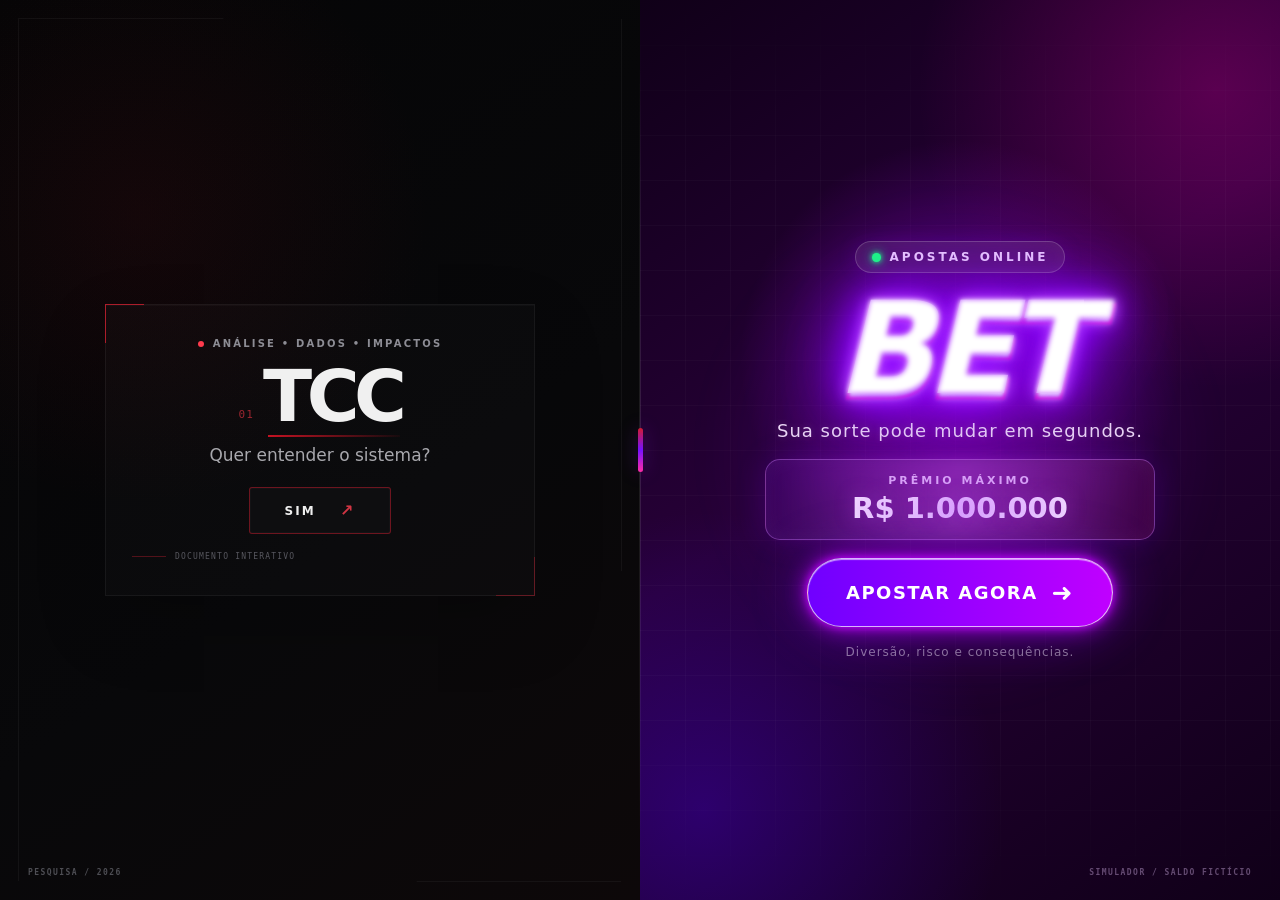
<file: INICIO/index.html>
<!DOCTYPE html>
<html lang="pt-BR">
<head>
    <meta charset="UTF-8">
    <meta name="viewport" content="width=device-width, initial-scale=1.0">
    <meta name="theme-color" content="#050506">
    <title>Seja bem-vindo</title>
    <link rel="stylesheet" href="./style.css">
</head>
<body>

    <main class="tela" aria-label="Escolha uma experiência">

        <!-- ========================
             LADO TCC — VERSÃO ATUAL
        ========================= -->
        
        <section class="lado tcc" data-lado="tcc">
            <div class="tcc-frame" aria-hidden="true"></div>

            <div class="conteudo conteudo-tcc">
                <div class="micro-label">
                    <span class="micro-dot"></span>
                    ANÁLISE • DADOS • IMPACTOS
                </div>

                <div class="titulo-tcc-wrap">
                    <span class="titulo-index">01</span>
                    <h1 class="titulo-tcc">TCC</h1>
                </div>

                <p class="subtitulo-tcc">Quer entender o sistema?</p>

                <button class="btn-tcc magnetic" type="button" onclick="abrirTela('tcc')">
                    <span>SIM</span>
                    <span class="btn-arrow" aria-hidden="true">↗</span>
                </button>

                <div class="tcc-status" aria-hidden="true">
                    <span></span>
                    <p>DOCUMENTO INTERATIVO</p>
                </div>
            </div>

            <div class="edge-label edge-label-tcc" aria-hidden="true">PESQUISA / 2026</div>
        </section>

        <!-- ========================
             LADO JOGAR — VERSÃO ANTIGA
        ========================= -->
        <section class="lado jogar" data-lado="jogar">

            <div class="luzes-bet" aria-hidden="true"></div>

            <div class="particulas" aria-hidden="true">
                <span>◆</span>
                <span>R$</span>
                <span>★</span>
                <span>7</span>
                <span>♦</span>
                <span>R$</span>
                <span>7</span>
                <span>★</span>
            </div>

            <div class="conteudo-bet">

                <div class="selo-bet">
                    <span class="ponto-online"></span>
                    APOSTAS ONLINE
                </div>

                <h1 class="titulo-bet">
                    <span>BET</span>
                </h1>

                <p class="subtitulo-bet">
                    Sua sorte pode mudar em segundos.
                </p>

                <div class="premio-bet">
                    <span class="premio-texto">PRÊMIO MÁXIMO</span>
                    <strong>R$ 1.000.000</strong>
                </div>

                <button class="botao-apostar" type="button" onclick="abrirTela('jogar')">
                    <span>APOSTAR AGORA</span>
                    <span class="seta" aria-hidden="true">➜</span>
                </button>

                <p class="aviso-bet">
                    Diversão, risco e consequências.
                </p>

            </div>

            <div class="edge-label edge-label-bet" aria-hidden="true">SIMULADOR / SALDO FICTÍCIO</div>
        </section>

        <div class="divisor" aria-hidden="true">
            <span></span>
        </div>

    </main>

    <script src="./script.js"></script>
</body>
</html>
</file>
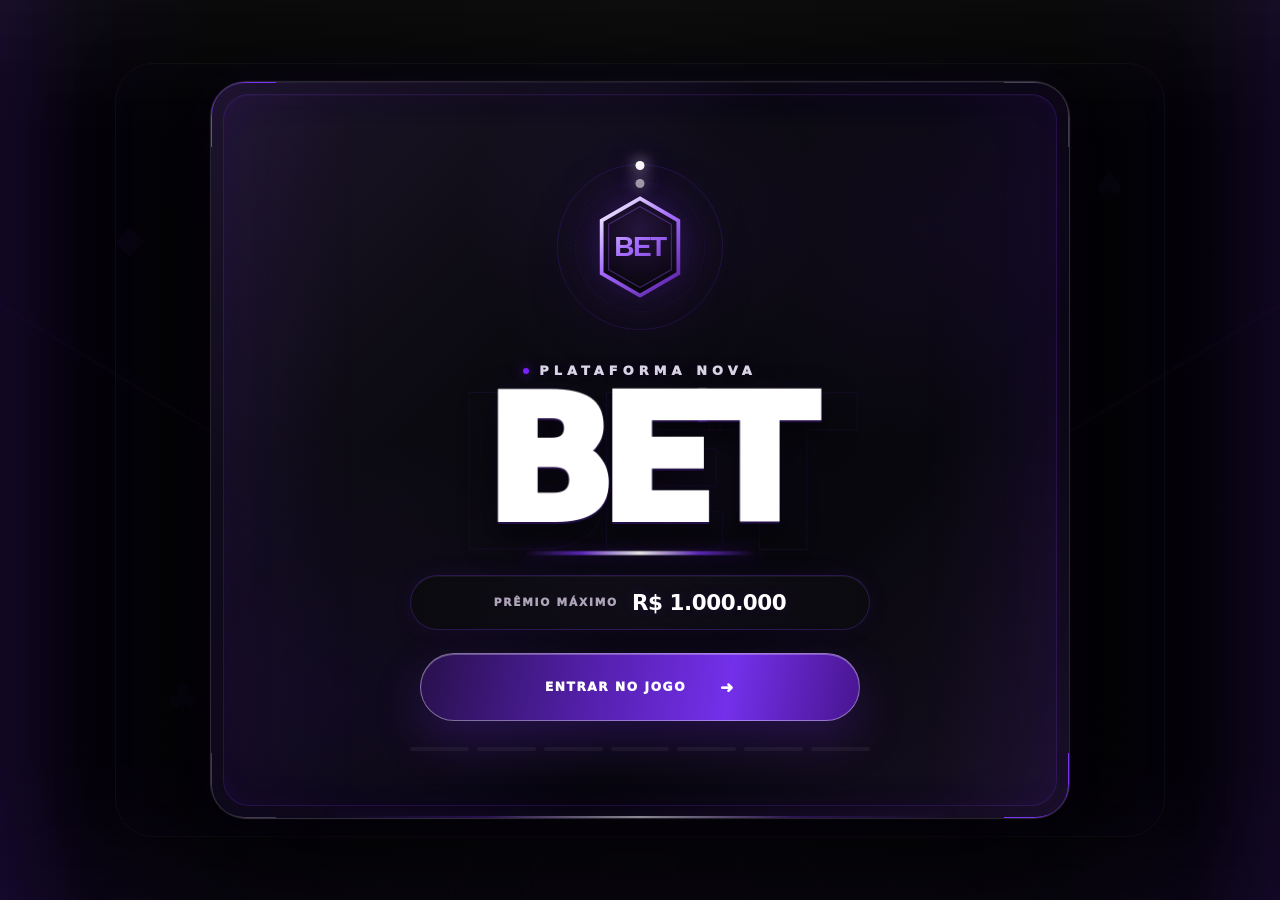
<file: JOGAR/jogar.html>
<!DOCTYPE html>
<html lang="pt-BR">
<head>
    <meta charset="UTF-8">
    <meta name="viewport" content="width=device-width, initial-scale=1.0">
    <meta name="description" content="Caça-níquel de demonstração para projeto escolar sobre apostas online.">
    <title>BET | Jogo</title>
    <link rel="stylesheet" href="./jogar.css">
</head>
<body data-theme="purple">

    <!-- Entrada: o clique também desbloqueia o áudio no navegador -->
    <div class="audio-gate" id="audio-gate">
        <div class="gate-background gate-background-final" aria-hidden="true">
            <i class="gate-orb gate-orb-a"></i>
            <i class="gate-orb gate-orb-b"></i>
            <i class="gate-grid"></i>
            <i class="gate-rays"></i>
            <i class="gate-scan"></i>
            <i class="gate-beam gate-beam-a"></i>
            <i class="gate-beam gate-beam-b"></i>

            <div class="gate-watermark-logo">
                <img src="./assets/img/bet-mark.svg" alt="">
            </div>

            <span class="gate-float gate-float-1">◆</span>
            <span class="gate-float gate-float-2">♠</span>
            <span class="gate-float gate-float-3">★</span>
            <span class="gate-float gate-float-4">♣</span>
        </div>

        <div class="gate-machine gate-machine-final">
            <span class="gate-corner corner-tl" aria-hidden="true"></span>
            <span class="gate-corner corner-tr" aria-hidden="true"></span>
            <span class="gate-corner corner-bl" aria-hidden="true"></span>
            <span class="gate-corner corner-br" aria-hidden="true"></span>

            <div class="gate-logo-stage" aria-hidden="true">
                <span class="logo-orbit orbit-a"></span>
                <span class="logo-orbit orbit-b"></span>
                <span class="logo-core-glow"></span>
                <img class="gate-logo-image" src="./assets/img/bet-mark.svg" alt="">
            </div>

            <p class="gate-kicker">PLATAFORMA NOVA</p>

            <div class="gate-title-wrap">
                <span class="gate-title-ghost" aria-hidden="true">BET</span>
                <h1>BET</h1>
            </div>

            <p class="gate-prize">PRÊMIO MÁXIMO <strong>R$ 1.000.000</strong></p>

            <button id="start-game" type="button">
                <span>ENTRAR NO JOGO</span>
                <span class="start-arrow" aria-hidden="true">➜</span>
            </button>

            <div class="gate-energy" aria-hidden="true">
                <i></i><i></i><i></i><i></i><i></i><i></i><i></i>
            </div>
        </div>
    </div>

    <!-- Fundo leve: só transform/opacity para não pesar -->
    <div class="ambient-bg" aria-hidden="true">
        <div class="ambient-orb orb-a"></div>
        <div class="ambient-orb orb-b"></div>
        <div class="ambient-orb orb-c"></div>
        <div class="ambient-grid"></div>
        <div class="ambient-lines"></div>
    </div>

    <header class="topbar" id="game-topbar">
        <a class="brand" href="../INICIO/index.html" aria-label="Voltar para a tela inicial">
            <span class="brand-mark"><img src="./assets/img/bet-mark.svg" alt="BET"></span>
            <span class="brand-copy">
                <strong>BET</strong>
            </span>
        </a>

        <nav class="quick-nav" aria-label="Navegação rápida">
            <a class="quick-nav-link" href="../INICIO/index.html">
                <span>⌂</span><strong>INÍCIO</strong>
            </a>
            <a class="quick-nav-link" href="../TCC/tcc.html">
                <span>▤</span><strong>TCC</strong>
            </a>
        </nav>

        <div class="top-actions">
            <span class="points-badge" id="points-badge">PONTOS <strong id="points-top">0</strong></span>
            <div class="audio-controls">
                <button class="audio-control" id="music-toggle" type="button" aria-label="Ativar ou desativar música" title="Música">
                    <span>♫</span><small>MÚSICA</small>
                </button>
                <label class="music-picker" for="music-select" title="Escolher música">
                    <span>♪</span>
                    <select id="music-select" aria-label="Escolher música ambiente"></select>
                </label>
                <button class="audio-control" id="sfx-toggle" type="button" aria-label="Ativar ou desativar efeitos sonoros" title="Efeitos">
                    <span>FX</span><small>EFEITOS</small>
                </button>
            </div>
            <button class="debug-button" id="debug-million" type="button" title="Botão temporário para testar o evento de R$ 1 milhão">TESTE R$ 1M</button>
            <button class="debug-button alt" id="debug-points" type="button" title="Botão temporário para testar aprimoramentos">TESTE PTS</button>
        </div>
    </header>

    <main class="game-page" id="game-page">
        <section class="game-stage" aria-label="Caça-níquel fictício">
            <div class="stage-glow" aria-hidden="true"></div>

            <div class="game-layout">
                <aside class="side-console side-console-left" aria-label="Personalização e melhoria de chance">
                    <button class="personalize-button" id="open-customizer" type="button">
                        <span class="side-icon">✦</span>
                        <span><small>VISUAL</small><strong>PERSONALIZAR</strong></span>
                    </button>

                    <article class="upgrade-card level-0" id="upgrade-chance-card" data-upgrade="chance">
                        <div class="upgrade-head">
                            <span class="upgrade-icon">◎</span>
                            <div><small>APRIMORAMENTO</small><strong>CHANCE DE GANHO</strong></div>
                            <b id="upgrade-chance-level">NV. 0</b>
                        </div>
                        <p class="upgrade-explain">Aumenta a frequência real de combinações vencedoras nas rodadas.</p>
                        <div class="upgrade-pips" id="upgrade-chance-pips" aria-hidden="true"></div>
                        <p class="upgrade-effect" id="upgrade-chance-effect">Chance base ativa</p>
                        <button class="upgrade-button" id="upgrade-chance-button" type="button">
                            <span>EVOLUIR</span><strong id="upgrade-chance-cost">10.000 pts</strong>
                        </button>
                    </article>
                </aside>

                <div class="slot-machine machine-classic" id="slot-machine">
                <div class="reel-frame" id="reel-frame">
                    <div class="reel-shine" aria-hidden="true"></div>
                    <div class="reels" id="reels">
                        <div class="reel" data-reel="0"><div class="reel-strip"></div></div>
                        <div class="reel" data-reel="1"><div class="reel-strip"></div></div>
                        <div class="reel" data-reel="2"><div class="reel-strip"></div></div>
                    </div>

                    <svg class="payline-layer" id="payline-layer" viewBox="0 0 300 300" preserveAspectRatio="none" aria-hidden="true">
                        <path id="payline-path" d="" />
                    </svg>
                </div>

                <div class="win-strip" id="win-strip" aria-live="polite">
                    <span>ÚLTIMO GANHO</span>
                    <strong id="last-win">R$ 0,00</strong>
                </div>

                <div class="money-row">
                    <div class="money-panel balance-panel">
                        <span>SALDO</span>
                        <strong id="balance">R$ 100,00</strong>
                    </div>

                    <div class="money-panel bet-panel">
                        <span>APOSTA</span>
                        <strong id="bet-value">R$ 10,00</strong>
                    </div>
                </div>

                <div class="controls">
                    <button class="round-control" id="bet-minus" type="button" aria-label="Diminuir aposta">−</button>
                    <button class="spin-button" id="spin-button" type="button">
                        <span class="spin-ring" aria-hidden="true"></span>
                        <span class="spin-icon" aria-hidden="true">↻</span>
                        <span class="spin-label">GIRAR</span>
                    </button>
                    <button class="round-control" id="bet-plus" type="button" aria-label="Aumentar aposta">+</button>
                </div>

                <p class="max-bet">APOSTA MÁXIMA: R$ 100.000</p>
            </div>

                <aside class="side-console side-console-right" aria-label="Melhorias de ganho e jackpot">
                    <article class="upgrade-card level-0" id="upgrade-gain-card" data-upgrade="gain">
                        <div class="upgrade-head">
                            <span class="upgrade-icon">↗</span>
                            <div><small>APRIMORAMENTO</small><strong>MULTIPLICADOR</strong></div>
                            <b id="upgrade-gain-level">NV. 0</b>
                        </div>
                        <p class="upgrade-explain">Aumenta o valor dos prêmios normais quando uma linha é premiada.</p>
                        <div class="upgrade-pips" id="upgrade-gain-pips" aria-hidden="true"></div>
                        <p class="upgrade-effect" id="upgrade-gain-effect">Ganhos em 100%</p>
                        <button class="upgrade-button" id="upgrade-gain-button" type="button">
                            <span>EVOLUIR</span><strong id="upgrade-gain-cost">15.000 pts</strong>
                        </button>
                    </article>

                    <article class="upgrade-card level-0" id="upgrade-jackpot-card" data-upgrade="jackpot">
                        <div class="upgrade-head">
                            <span class="upgrade-icon">◆</span>
                            <div><small>APRIMORAMENTO</small><strong>PRÊMIO DE RISCO</strong></div>
                            <b id="upgrade-jackpot-level">NV. 0</b>
                        </div>
                        <p class="upgrade-explain">Aumenta apenas o prêmio das 9 figuras iguais. O jackpot continua raro.</p>
                        <div class="upgrade-pips" id="upgrade-jackpot-pips" aria-hidden="true"></div>
                        <p class="upgrade-effect" id="upgrade-jackpot-effect">Jackpot em 200×</p>
                        <button class="upgrade-button" id="upgrade-jackpot-button" type="button">
                            <span>EVOLUIR</span><strong id="upgrade-jackpot-cost">20.000 pts</strong>
                        </button>
                    </article>
                </aside>
            </div>
        </section>
    </main>

    <div class="customizer-layer hidden" id="customizer-layer" role="dialog" aria-modal="true" aria-labelledby="customizer-title">
        <div class="customizer-backdrop" data-close-customizer></div>
        <section class="customizer-panel">
            <header class="customizer-header">
                <div>
                    <span>OFICINA VISUAL</span>
                    <h2 id="customizer-title">Personalizar</h2>
                </div>
                <button id="close-customizer" type="button" aria-label="Fechar personalização">×</button>
            </header>

            <div class="customizer-section">
                <div class="customizer-copy"><span>01</span><div><strong>FIGURAS</strong><small>Troque o conjunto inteiro dos rolos.</small></div></div>
                <div class="choice-grid symbol-choice-grid" id="symbol-choices">
                    <button class="choice-card active" data-symbol-pack="fruits" type="button"><b>🍒 🍋 🍀</b><span>Frutas</span></button>
                    <button class="choice-card" data-symbol-pack="casino" type="button"><b>♠ ♦ 🎲</b><span>Cassino</span></button>
                    <button class="choice-card" data-symbol-pack="colors" type="button"><b>⚡ ❖ ✦</b><span>Cores</span></button>
                    <button class="choice-card" data-symbol-pack="countries" type="button"><b class="flag-preview-row"><i class="flag-preview br"></i><i class="flag-preview jp"></i><i class="flag-preview us"></i></b><span>Bandeiras</span></button>
                    <button class="choice-card" data-symbol-pack="random" type="button"><b>?</b><span>Aleatório</span></button>
                </div>
            </div>

            <div class="customizer-section">
                <div class="customizer-copy"><span>02</span><div><strong>FORMA DA MÁQUINA</strong><small>Quatro carcaças, mesma lógica de jogo.</small></div></div>
                <div class="choice-grid machine-choice-grid" id="machine-choices">
                    <button class="choice-card machine-choice active" data-machine="classic" type="button"><div class="machine-mini classic-mini"></div><span>Clássica</span></button>
                    <button class="choice-card machine-choice" data-machine="arcade" type="button"><div class="machine-mini arcade-mini"></div><span>Sleek</span></button>
                    <button class="choice-card machine-choice" data-machine="vault" type="button"><div class="machine-mini vault-mini"></div><span>Cofre</span></button>
                    <button class="choice-card machine-choice" data-machine="orbit" type="button"><div class="machine-mini orbit-mini"></div><span>Elite</span></button>
                </div>
            </div>

            <div class="customizer-section">
                <div class="customizer-copy"><span>03</span><div><strong>TEMA</strong><small>A cor muda a máquina, os efeitos e o ambiente.</small></div></div>
                <div class="theme-choices" id="theme-choices">
                    <button class="theme-choice purple active" data-theme-choice="purple" type="button"><i></i><span>Roxo</span></button>
                    <button class="theme-choice red" data-theme-choice="red" type="button"><i></i><span>Vermelho</span></button>
                    <button class="theme-choice gold" data-theme-choice="gold" type="button"><i></i><span>Amarelo</span></button>
                    <button class="theme-choice cyan" data-theme-choice="cyan" type="button"><i></i><span>Ciano</span></button>
                </div>
            </div>

            <footer class="customizer-footer">
                <span>As escolhas ficam salvas neste navegador.</span>
                <button id="apply-customizer" type="button">APLICAR E VOLTAR AO JOGO</button>
            </footer>
        </section>
    </div>

    <div class="upgrade-toast" id="upgrade-toast" aria-live="polite">
        <span>UPGRADE CONCLUÍDO</span>
        <strong id="upgrade-toast-title">NÍVEL 1</strong>
        <small id="upgrade-toast-detail">Novo bônus ativo.</small>
    </div>

    <div class="win-particles" id="win-particles" aria-hidden="true"></div>
    <div class="win-banner" id="win-banner" aria-hidden="true">
        <span id="win-banner-label">COMBINAÇÃO</span>
        <strong id="win-banner-value">R$ 0,00</strong>
    </div>

    <!-- Evento especial -->
    <div class="modal-layer hidden" id="million-modal" role="dialog" aria-modal="true" aria-labelledby="million-title">
        <div class="modal-backdrop"></div>
        <div class="million-card">
            <span class="modal-kicker">SALDO ≥ R$ 1.000.000</span>
            <h2 id="million-title">Apostar tudo?</h2>
            <strong id="million-value">R$ 1.000.000,00</strong>
            <p>Uma única rodada. Todo o saldo. Sem botão de voltar.</p>
            <button id="all-in-button" type="button">SIM, APOSTAR TUDO</button>
        </div>
    </div>

    <!-- Saldo zerado normal -->
    <div class="modal-layer hidden" id="broke-modal" role="dialog" aria-modal="true" aria-labelledby="broke-title">
        <div class="modal-backdrop"></div>
        <div class="broke-card">
            <span class="broke-code">SALDO 00 • RODADA ENCERRADA</span>
            <strong>R$ 0,00</strong>
            <h2 id="broke-title">A última ficha também foi.</h2>
            <p>Aqui, R$ 100 voltam com um clique. Fora da tela, dívida, crédito e patrimônio não possuem botão de reiniciar. Seus pontos acumulados permanecem salvos; os upgrades já conquistados também continuam.</p>
            <div class="broke-actions">
                <button id="restart-button" type="button">RECOMEÇAR COM R$ 100</button>
                <a href="../TCC/tcc.html">VER O OUTRO LADO ↗</a>
            </div>
        </div>
    </div>

    <!-- Colapso -->
    <div class="meltdown-layer" id="meltdown-layer" aria-hidden="true">
        <div class="glitch-bars"></div>
        <div class="circuit-lines"></div>
        <div class="negative-field" id="negative-field"></div>
        <div class="overload-message" id="overload-message">ERRO • SALDO NEGATIVO • SISTEMA EM COLAPSO</div>
    </div>

    <!-- Vidro -->
    <div class="glass-layer" id="glass-layer" aria-hidden="true">
        <div class="glass-half glass-left"></div>
        <div class="glass-half glass-right"></div>

        <svg class="crack-svg" viewBox="0 0 1000 1000" preserveAspectRatio="none">
            <path class="crack-main" pathLength="100" d="M510 -20 L493 110 L530 196 L482 286 L522 378 L476 472 L515 562 L488 658 L526 754 L489 848 L514 1020" />
            <path class="crack-branch branch-a" pathLength="100" d="M507 115 L420 168 L362 245" />
            <path class="crack-branch branch-b" pathLength="100" d="M486 286 L390 322 L338 405" />
            <path class="crack-branch branch-c" pathLength="100" d="M520 378 L617 419 L688 493" />
            <path class="crack-branch branch-d" pathLength="100" d="M478 473 L385 520 L303 603" />
            <path class="crack-branch branch-e" pathLength="100" d="M516 563 L626 612 L716 700" />
            <path class="crack-branch branch-f" pathLength="100" d="M488 658 L415 720 L350 813" />
        </svg>

        <div class="glass-fragments" id="glass-fragments"></div>
    </div>

    <!-- Mini-dossiê pós-quebra -->
    <section class="aftermath" id="aftermath" aria-labelledby="aftermath-title">
        <div class="aftermath-light" aria-hidden="true"></div>
        <div class="aftermath-noise" aria-hidden="true"></div>

        <div class="aftermath-shell">
            <nav class="aftermath-nav">
                <span>BET / DEPOIS DA RODADA</span>
                <button class="back-game-button" id="back-to-game" type="button">← VOLTAR AO CAÇA-NÍQUEL</button>
            </nav>

            <header class="aftermath-hero parallax-card" data-depth="0.25">
                <span class="aftermath-kicker">R$ 1.000.000 FICTÍCIOS • R$ 0,00 EM UMA RODADA</span>
                <h2 id="aftermath-title">A tela quebrou.<br><span>Agora olha para fora dela.</span></h2>
                <p>O milhão que desapareceu era simulado. As perdas, investigações, dívidas e números abaixo foram documentados.</p>
            </header>

            <div class="impact-ticker" aria-hidden="true">
                <div>
                    <span>R$ 36,96 BI • GGR 2025</span>
                    <span>R$ 20,8 BI • PIX EM UM MÊS</span>
                    <span>R$ 3 BI • BENEFICIÁRIOS DO BOLSA FAMÍLIA</span>
                    <span>R$ 1,6 BI • OPERAÇÃO BACKYARD</span>
                    <span>234 ALUNOS • PESQUISA DO GRUPO</span>
                    <span>R$ 36,96 BI • GGR 2025</span>
                </div>
            </div>

            <div class="aftermath-statement parallax-card" data-depth="0.12">
                <span>O QUE O JOGO NÃO MOSTRA</span>
                <p id="impact-statement">Em segundos, a interface transforma perda em animação. Fora da tela, algumas perdas viram dívida, patrimônio vendido, conflito familiar e investigação.</p>
            </div>

            <div class="dossier-wrap">
                <aside class="dossier-tabs" aria-label="Resumo das áreas do TCC">
                    <button class="dossier-tab active" data-dossier="escala" type="button"><span>01</span>Escala</button>
                    <button class="dossier-tab" data-dossier="publicidade" type="button"><span>02</span>Publicidade</button>
                    <button class="dossier-tab" data-dossier="investigacoes" type="button"><span>03</span>Investigações</button>
                    <button class="dossier-tab" data-dossier="renda" type="button"><span>04</span>Renda</button>
                    <button class="dossier-tab" data-dossier="casos" type="button"><span>05</span>Casos reais</button>
                    <button class="dossier-tab" data-dossier="saude" type="button"><span>06</span>Saúde</button>
                    <button class="dossier-tab" data-dossier="pesquisa" type="button"><span>07</span>Pesquisa</button>
                    <button class="dossier-tab" data-dossier="comparacao" type="button"><span>08</span>Comparação</button>
                </aside>

                <article class="dossier-stage parallax-card" data-depth="0.16" id="dossier-stage" aria-live="polite">
                    <div class="dossier-stage-top">
                        <span id="dossier-index">01 / ESCALA ECONÔMICA</span>
                        <a id="dossier-source" href="https://www.gov.br/fazenda/pt-br/composicao/orgaos/secretaria-de-premios-e-apostas/apresentacoes/defeso-2deg-panorama-semestral-de-apostas-de-quota-fixa-jan-2026.pdf" target="_blank" rel="noopener noreferrer">FONTE ↗</a>
                    </div>
                    <strong class="dossier-number" id="dossier-number">R$ 36,96 bi</strong>
                    <h3 id="dossier-title">Receita bruta dos jogos no mercado regulado em 2025.</h3>
                    <p id="dossier-text">GGR é o valor que permanece com as operadoras depois do pagamento dos prêmios. Não é a mesma coisa que todo o dinheiro movimentado nas apostas.</p>
                    <div class="dossier-points" id="dossier-points"></div>
                </article>
            </div>

            <section class="mini-news parallax-card" data-depth="0.10">
                <header>
                    <span>CASOS DOCUMENTADOS</span>
                    <h3>Quando o número deixa de ser estatística.</h3>
                </header>
                <div class="mini-news-grid">
                    <article>
                        <span>PERDA PATRIMONIAL</span>
                        <strong>2 imóveis + R$ 50 mil em dívidas</strong>
                        <p>Relato publicado sobre compulsão em apostas, perda de imóveis e ruptura do casamento.</p>
                    </article>
                    <article>
                        <span>ENDIVIDAMENTO</span>
                        <strong>R$ 400 mil</strong>
                        <p>Perdas financiadas com bancos, familiares e agiotas antes do início de tratamento.</p>
                    </article>
                    <article class="danger-news">
                        <span>SAÚDE MENTAL E MORTE</span>
                        <strong>R$ 1,5 milhão em dívidas</strong>
                        <p>Família relatou descobrir a dimensão do problema somente após a morte do homem de 46 anos.</p>
                    </article>
                </div>
                <p class="mini-news-note">Casos individuais não medem prevalência. Eles mostram consequências concretas que números agregados não conseguem mostrar sozinhos.</p>
            </section>

            <div class="aftermath-links">
                <a class="aftermath-link tcc-link" href="../TCC/tcc.html">
                    <span>QUER ENTENDER MAIS?</span>
                    <strong>Dados completos, fontes, notícias, comparação e pesquisa escolar.</strong>
                    <em>ABRIR O TCC ↗</em>
                </a>

                <a class="aftermath-link who-link" href="../QUEM/quem.html">
                    <span>O GRUPO</span>
                    <strong>Quem somos e como o projeto foi construído.</strong>
                    <em>QUEM ↗</em>
                </a>
            </div>

            <div class="aftermath-bottom">
                <p>Quer testar novamente como a interface te puxa para outra rodada?</p>
                <button class="back-game-button back-game-bottom" id="back-to-game-bottom" type="button">← VOLTAR E RECOMEÇAR COM R$ 100</button>
            </div>
        </div>
    </section>

    <audio id="audio-ambient" preload="metadata"></audio>
    <audio id="audio-spin" src="./assets/audio/spin.ogg" preload="auto"></audio>
    <audio id="audio-stop1" src="./assets/audio/stop1.ogg" preload="auto"></audio>
    <audio id="audio-stop2" src="./assets/audio/stop2.ogg" preload="auto"></audio>
    <audio id="audio-stop3" src="./assets/audio/stop3.ogg" preload="auto"></audio>
    <audio id="audio-click" src="./assets/audio/click.ogg" preload="auto"></audio>
    <audio id="audio-win" src="./assets/audio/win_soft.ogg" preload="auto"></audio>
    <audio id="audio-big-win" src="./assets/audio/win_big.ogg" preload="auto"></audio>
    <audio id="audio-circuit" src="./assets/audio/circuit.ogg" preload="auto"></audio>
    <audio id="audio-glass" src="./assets/audio/glass_break.ogg" preload="auto"></audio>
    <audio id="audio-upgrade" src="./assets/audio/upgrade.ogg" preload="auto"></audio>
    <audio id="audio-defeat" src="./assets/audio/defeat.ogg" preload="auto"></audio>

    <script src="./jogar.js"></script>
</body>
</html>
</file>
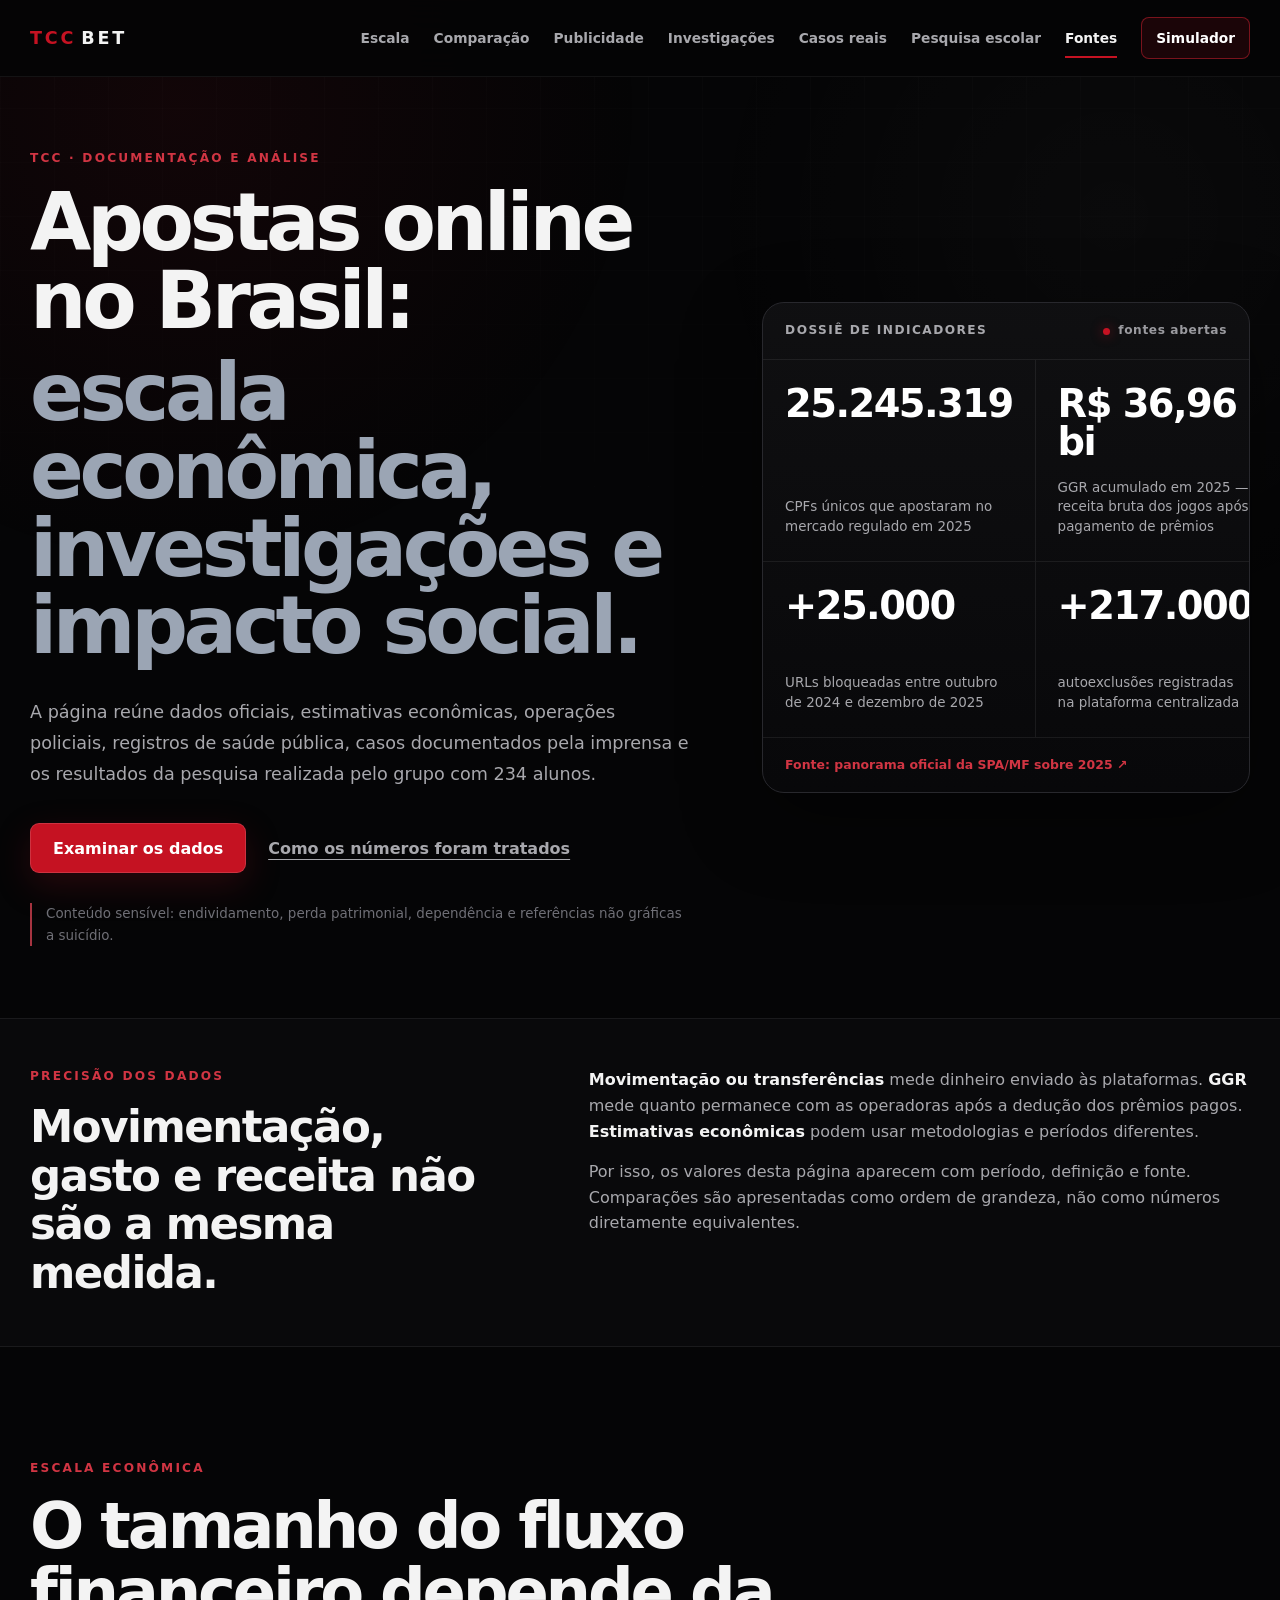
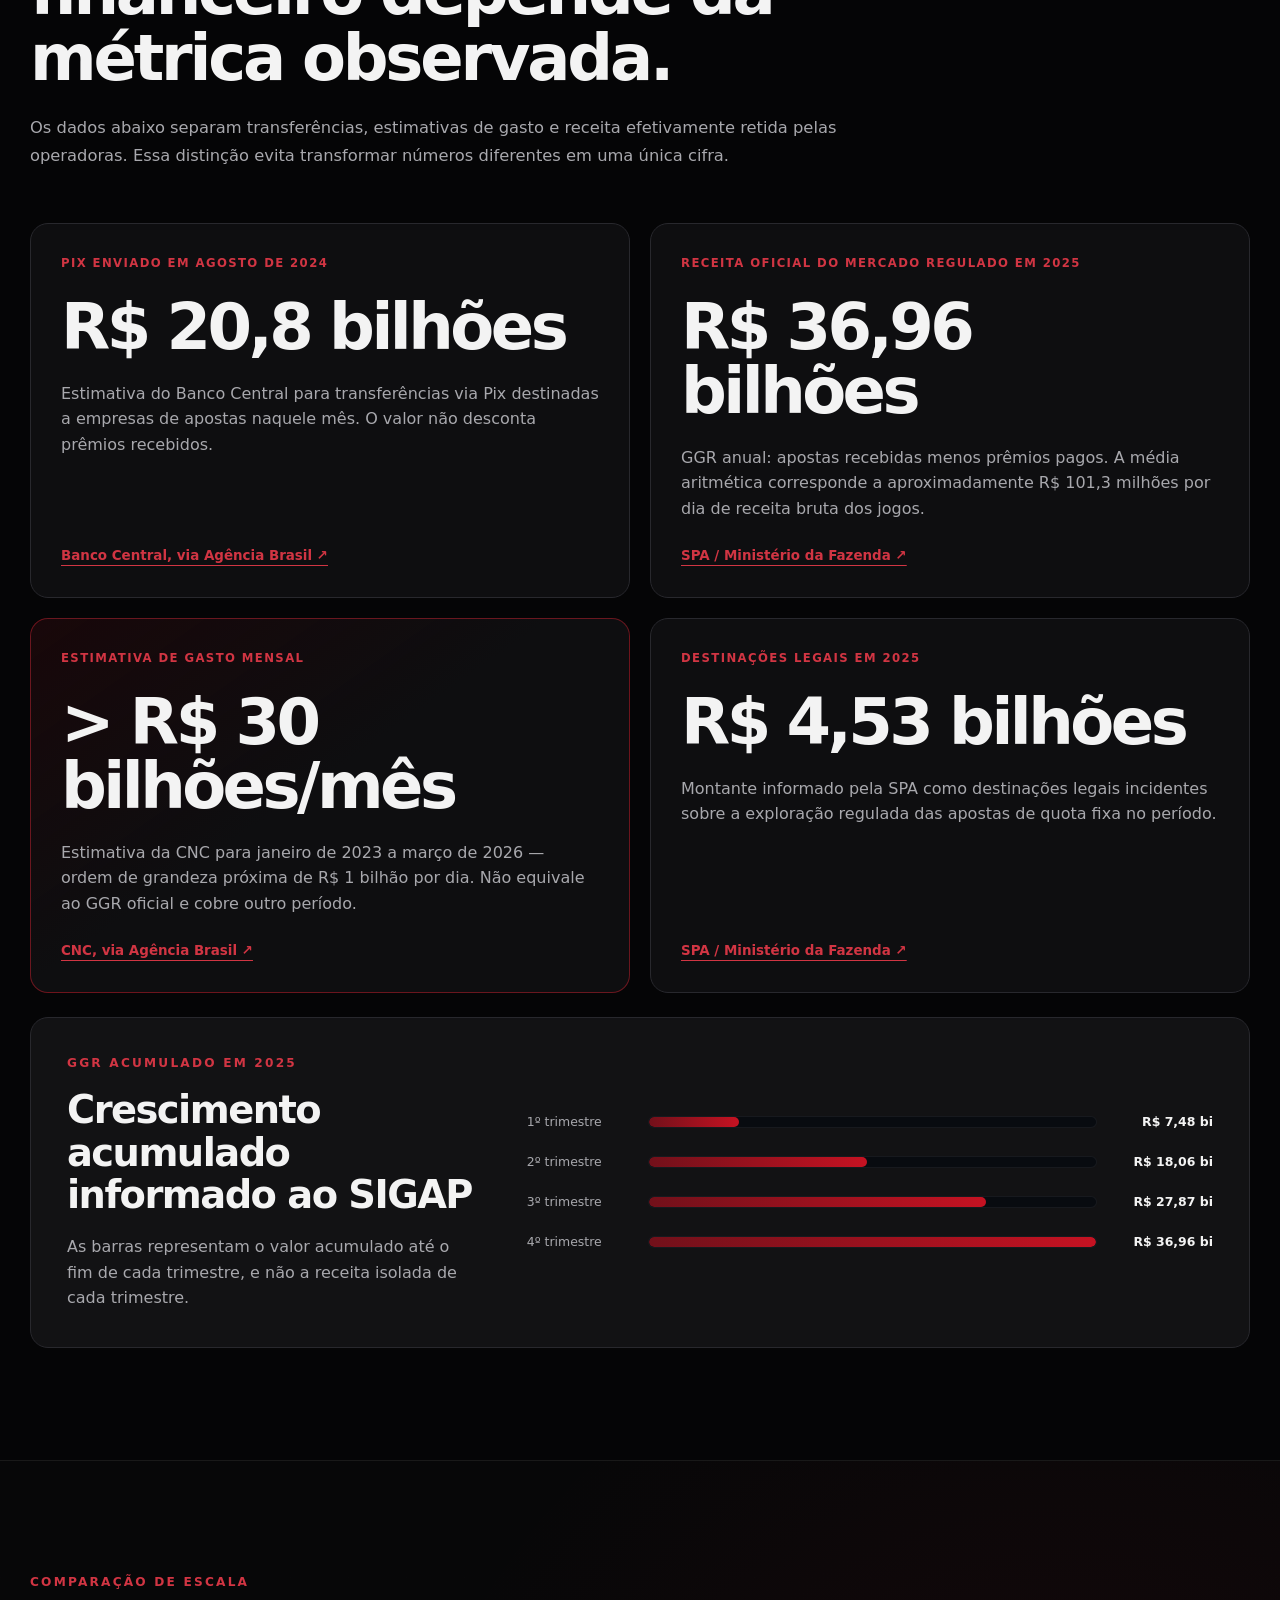
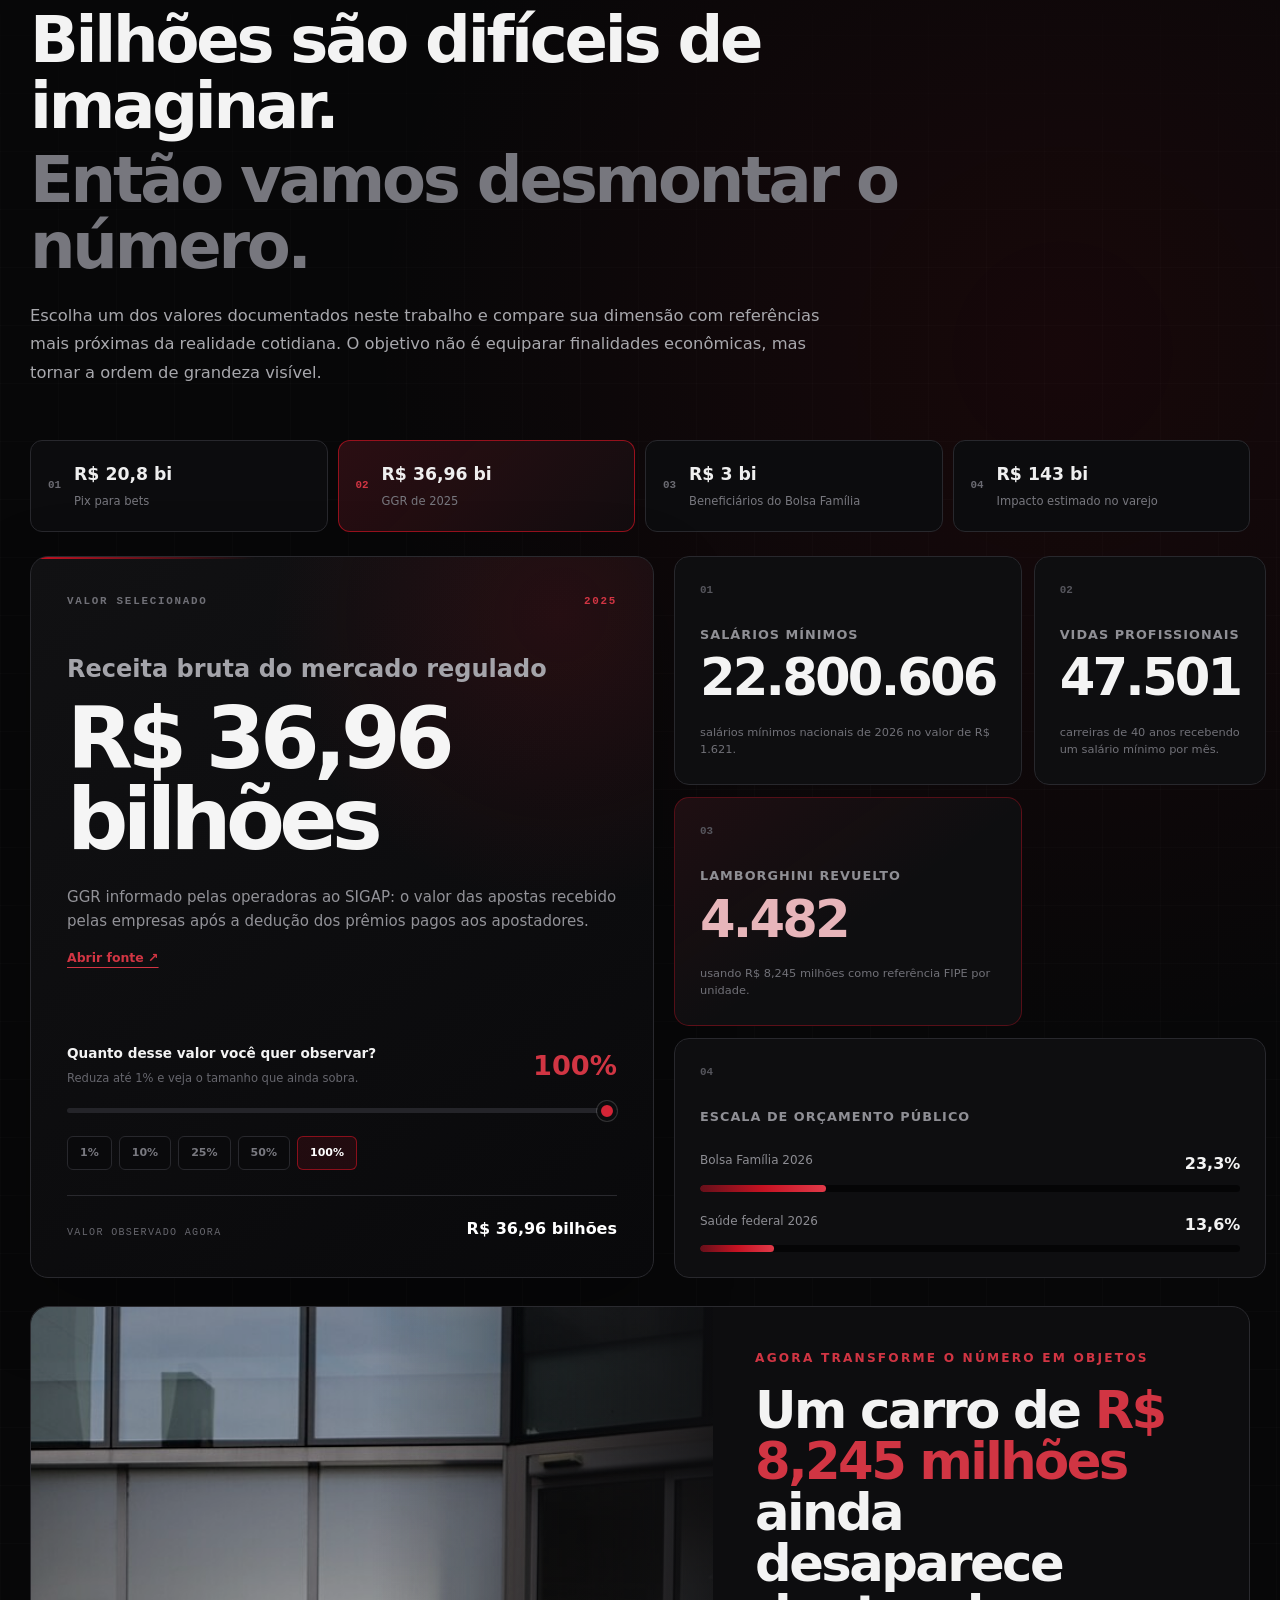
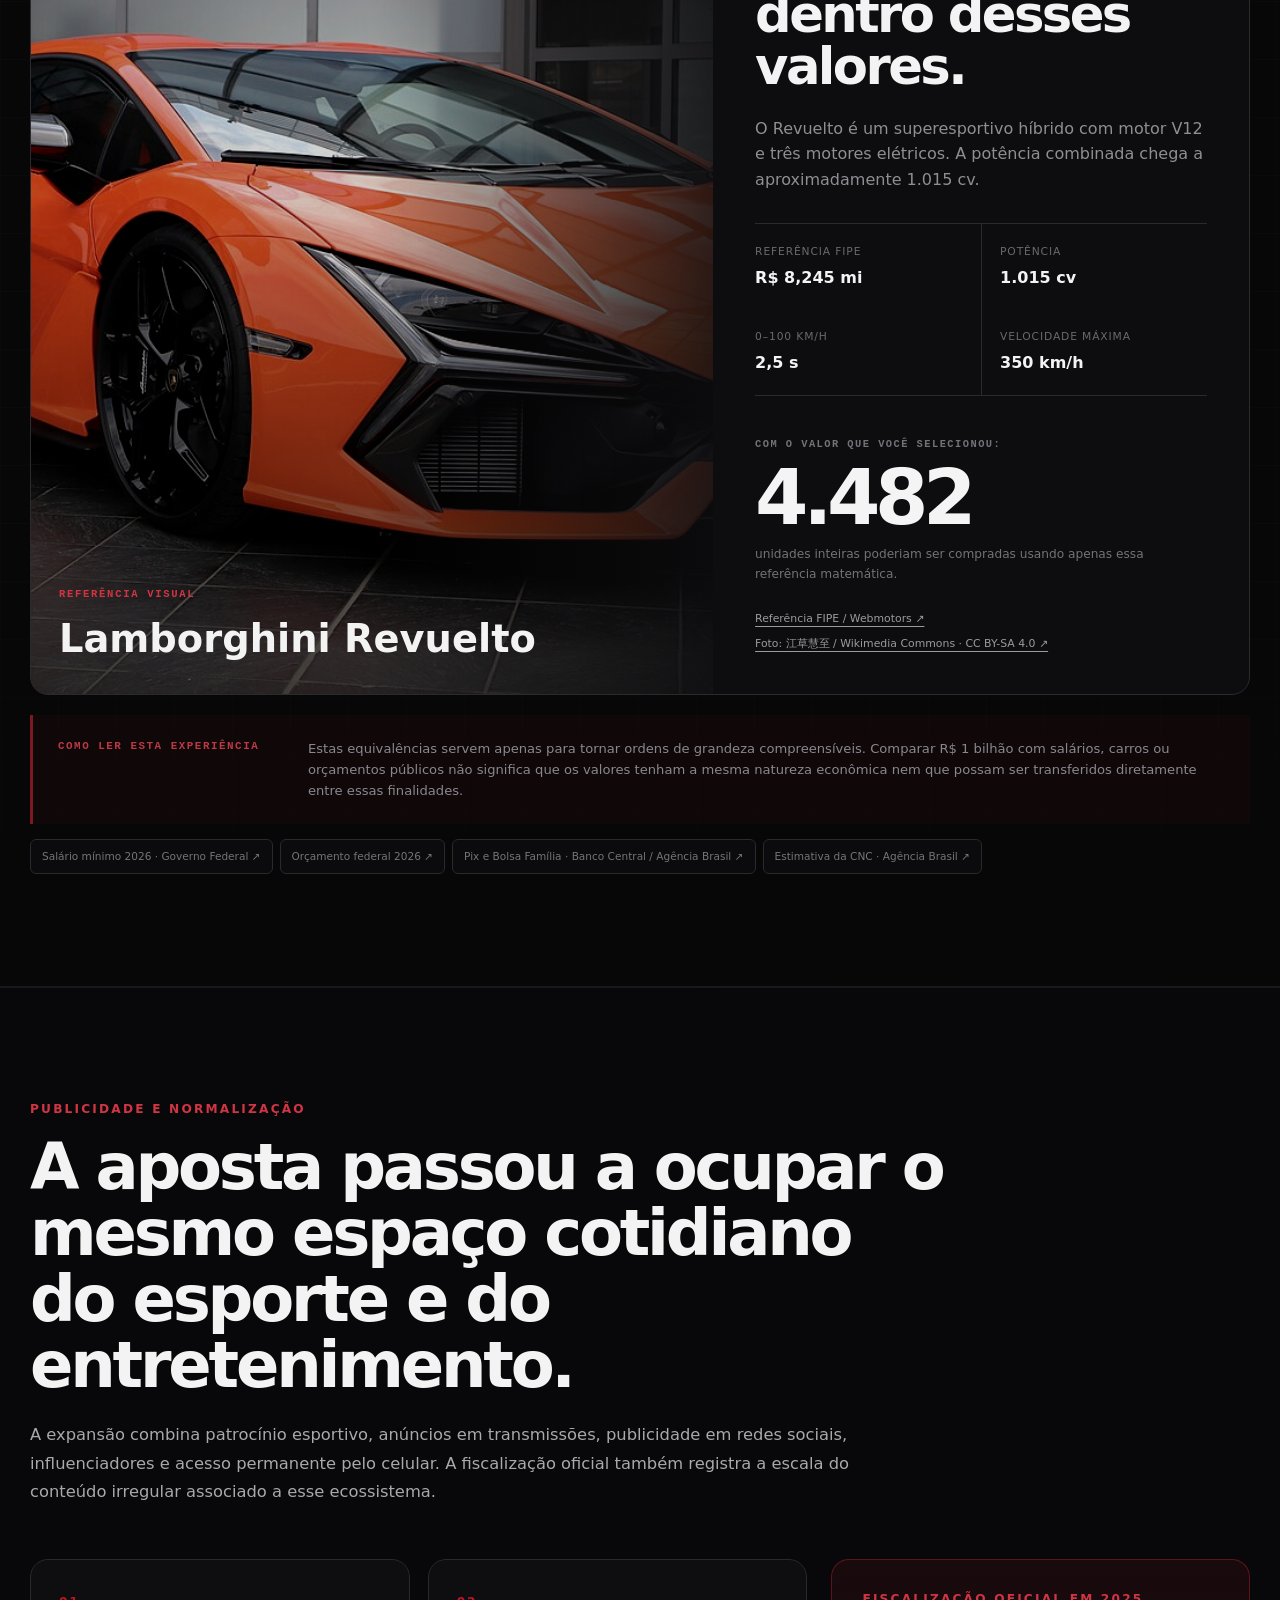
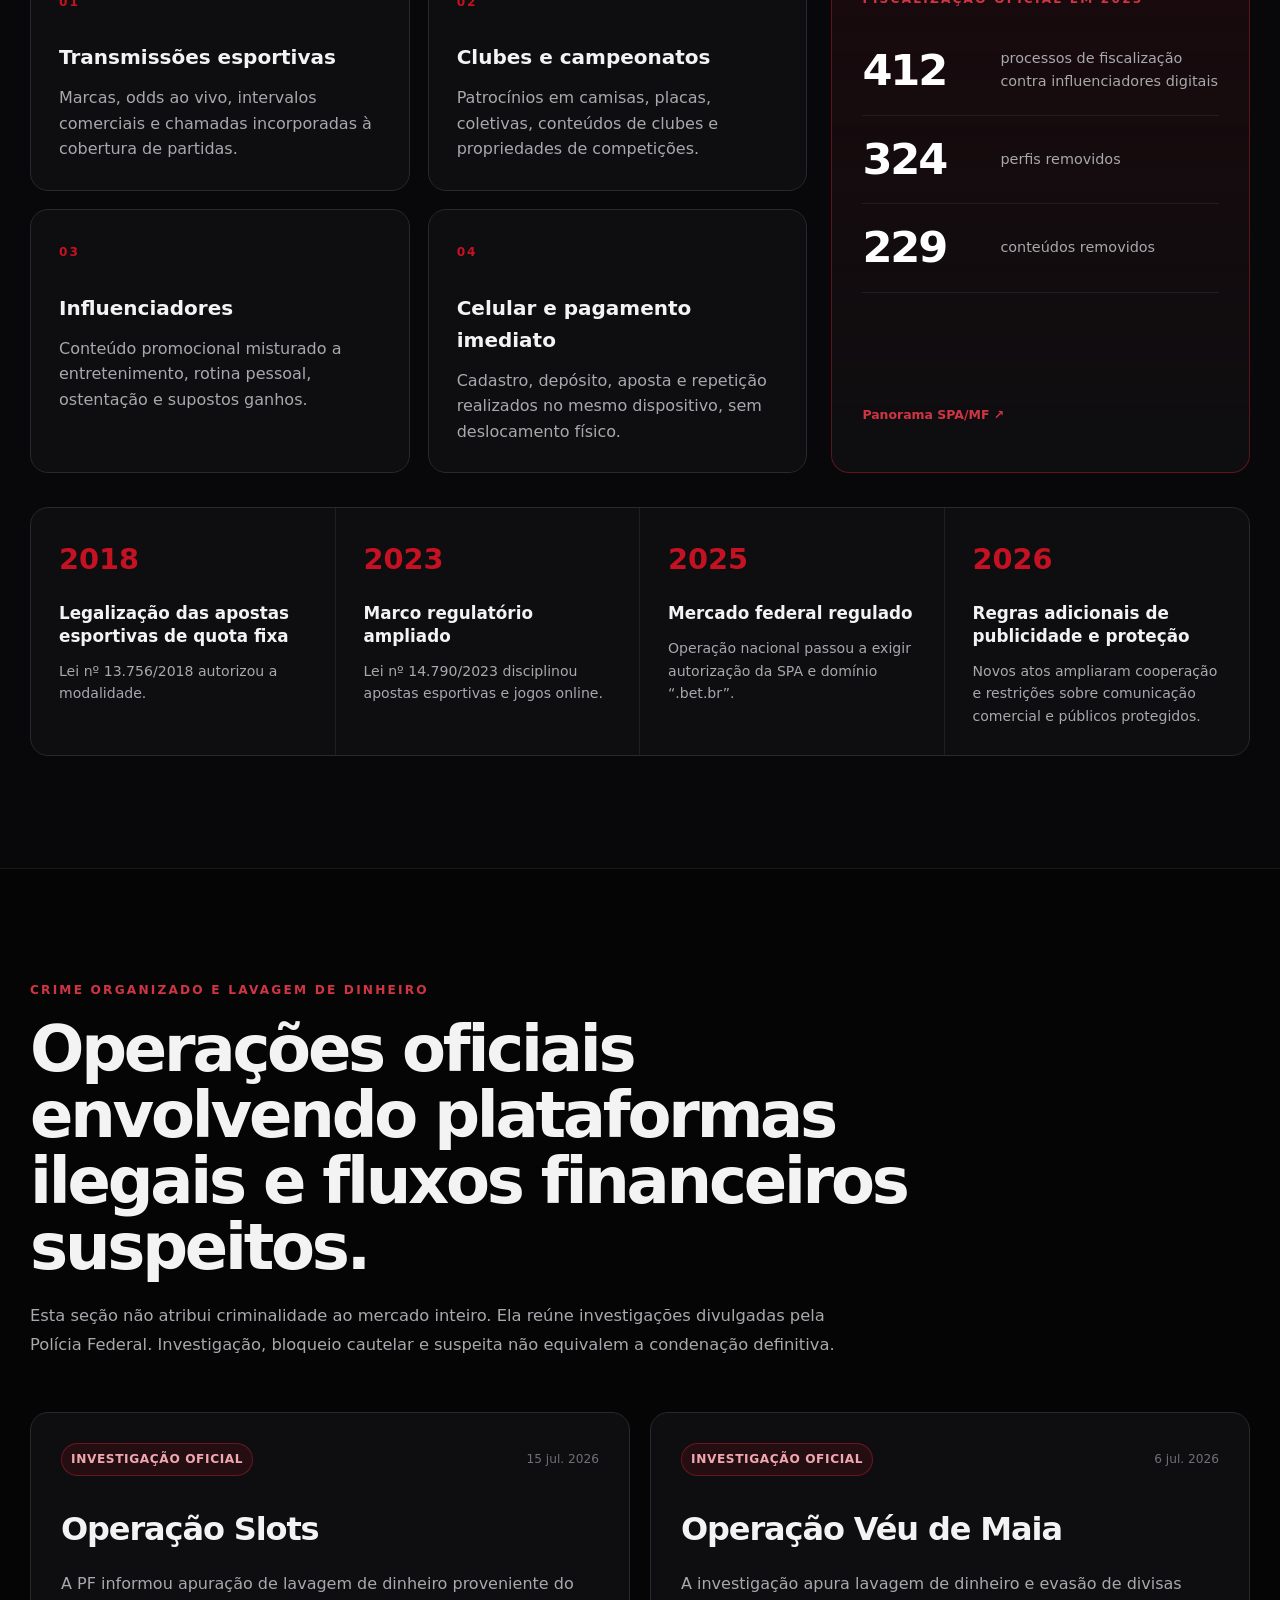
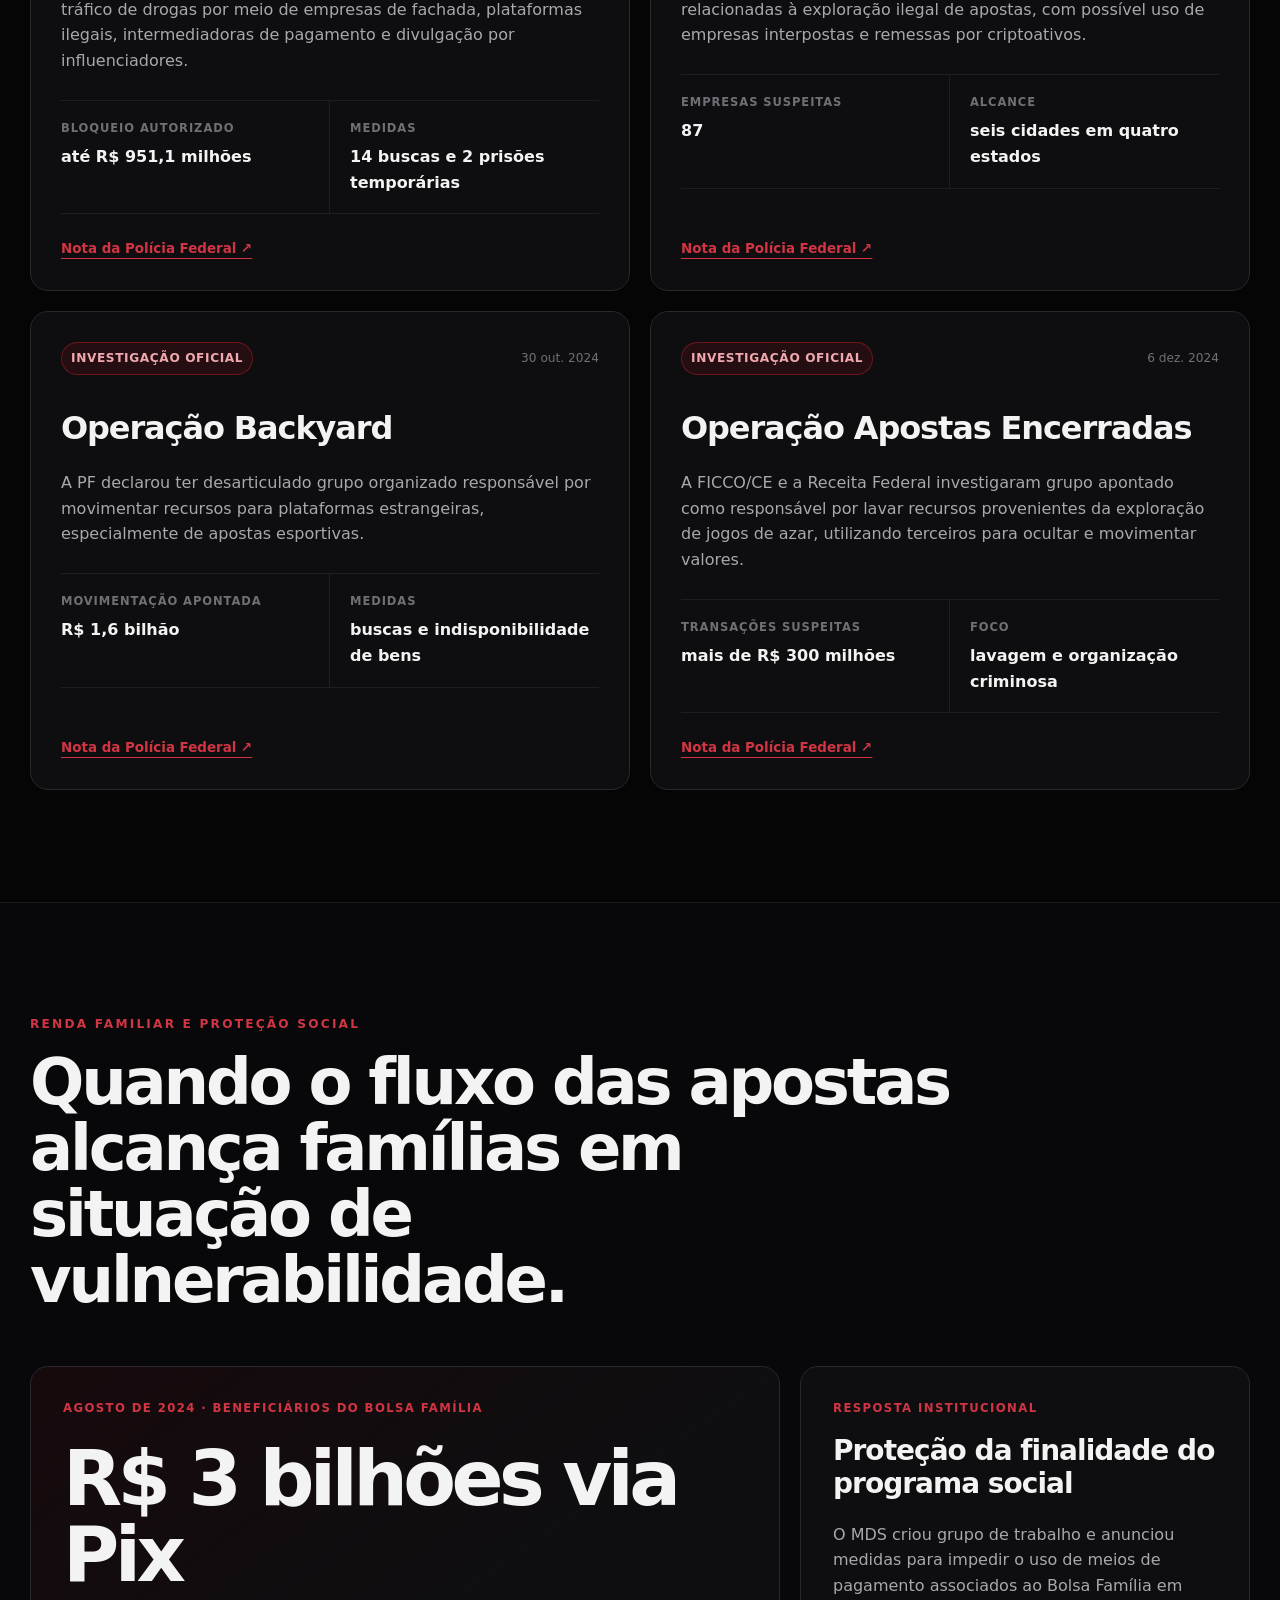
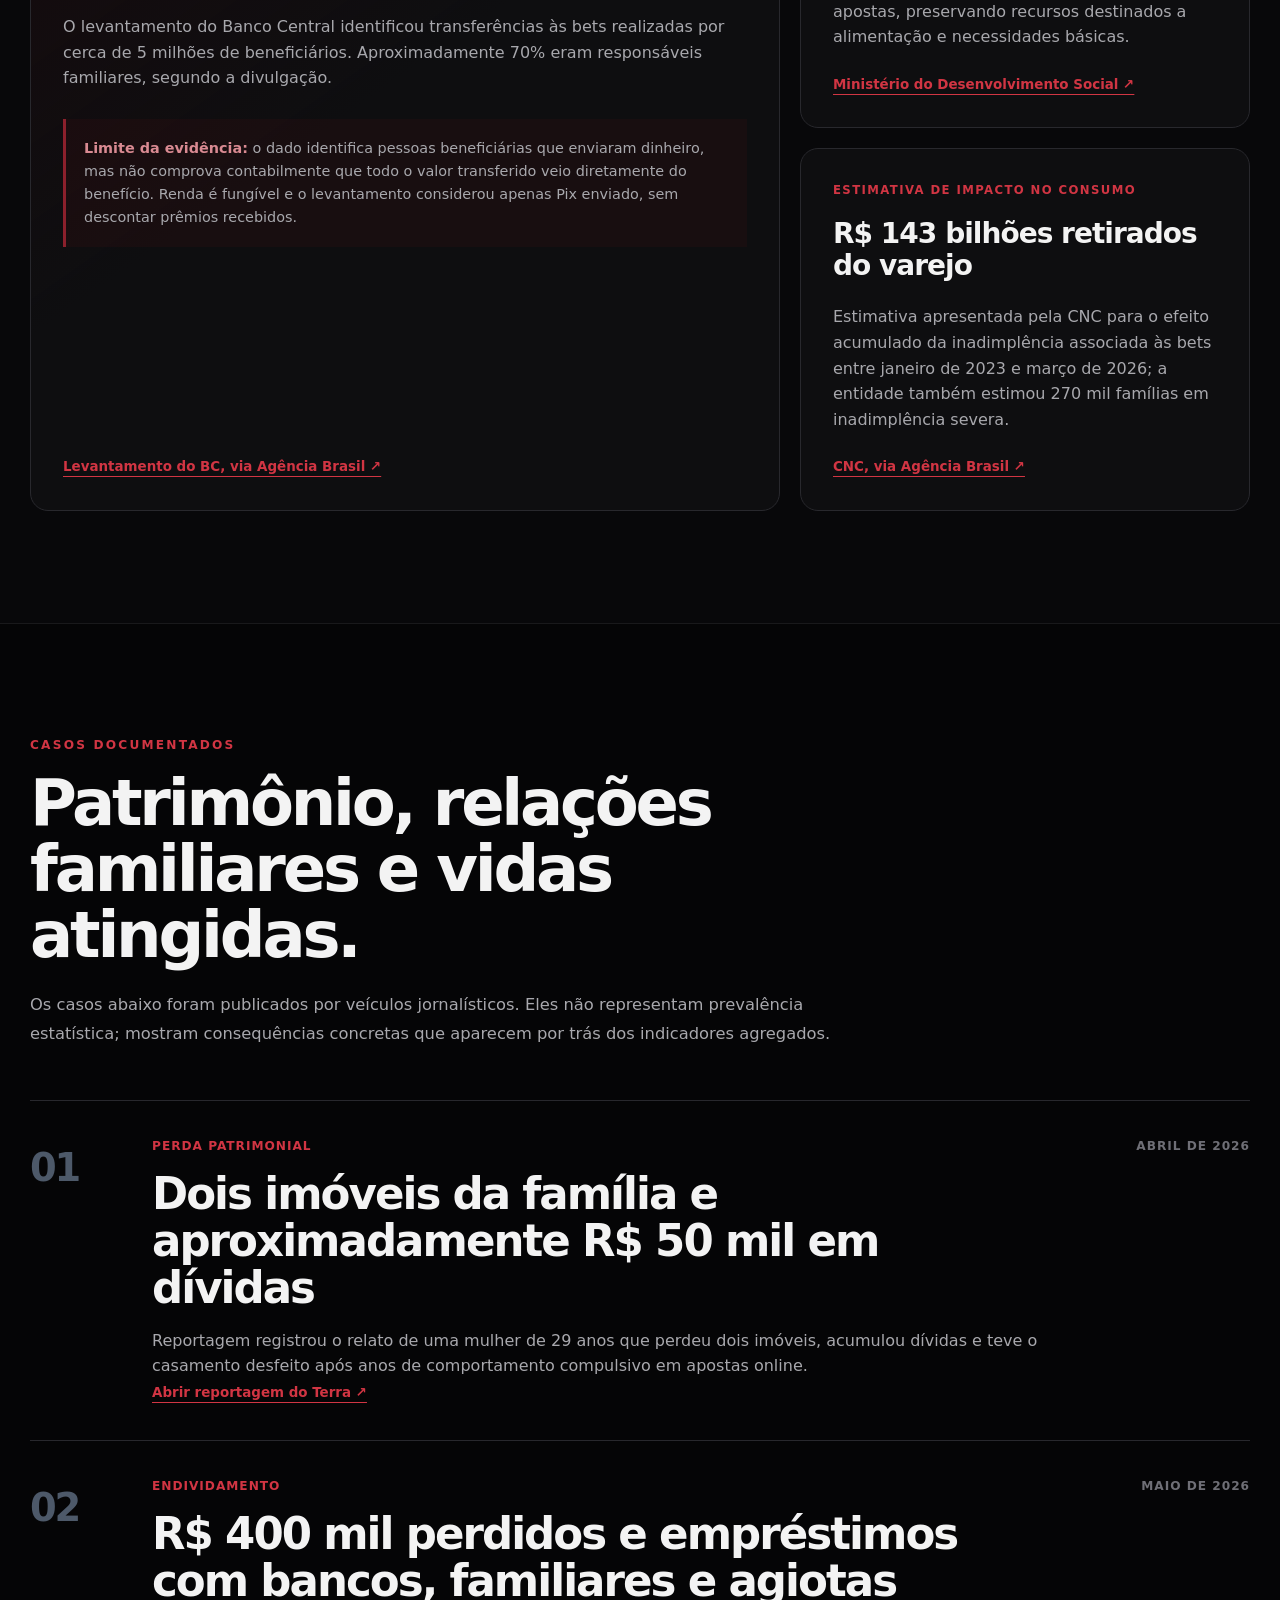
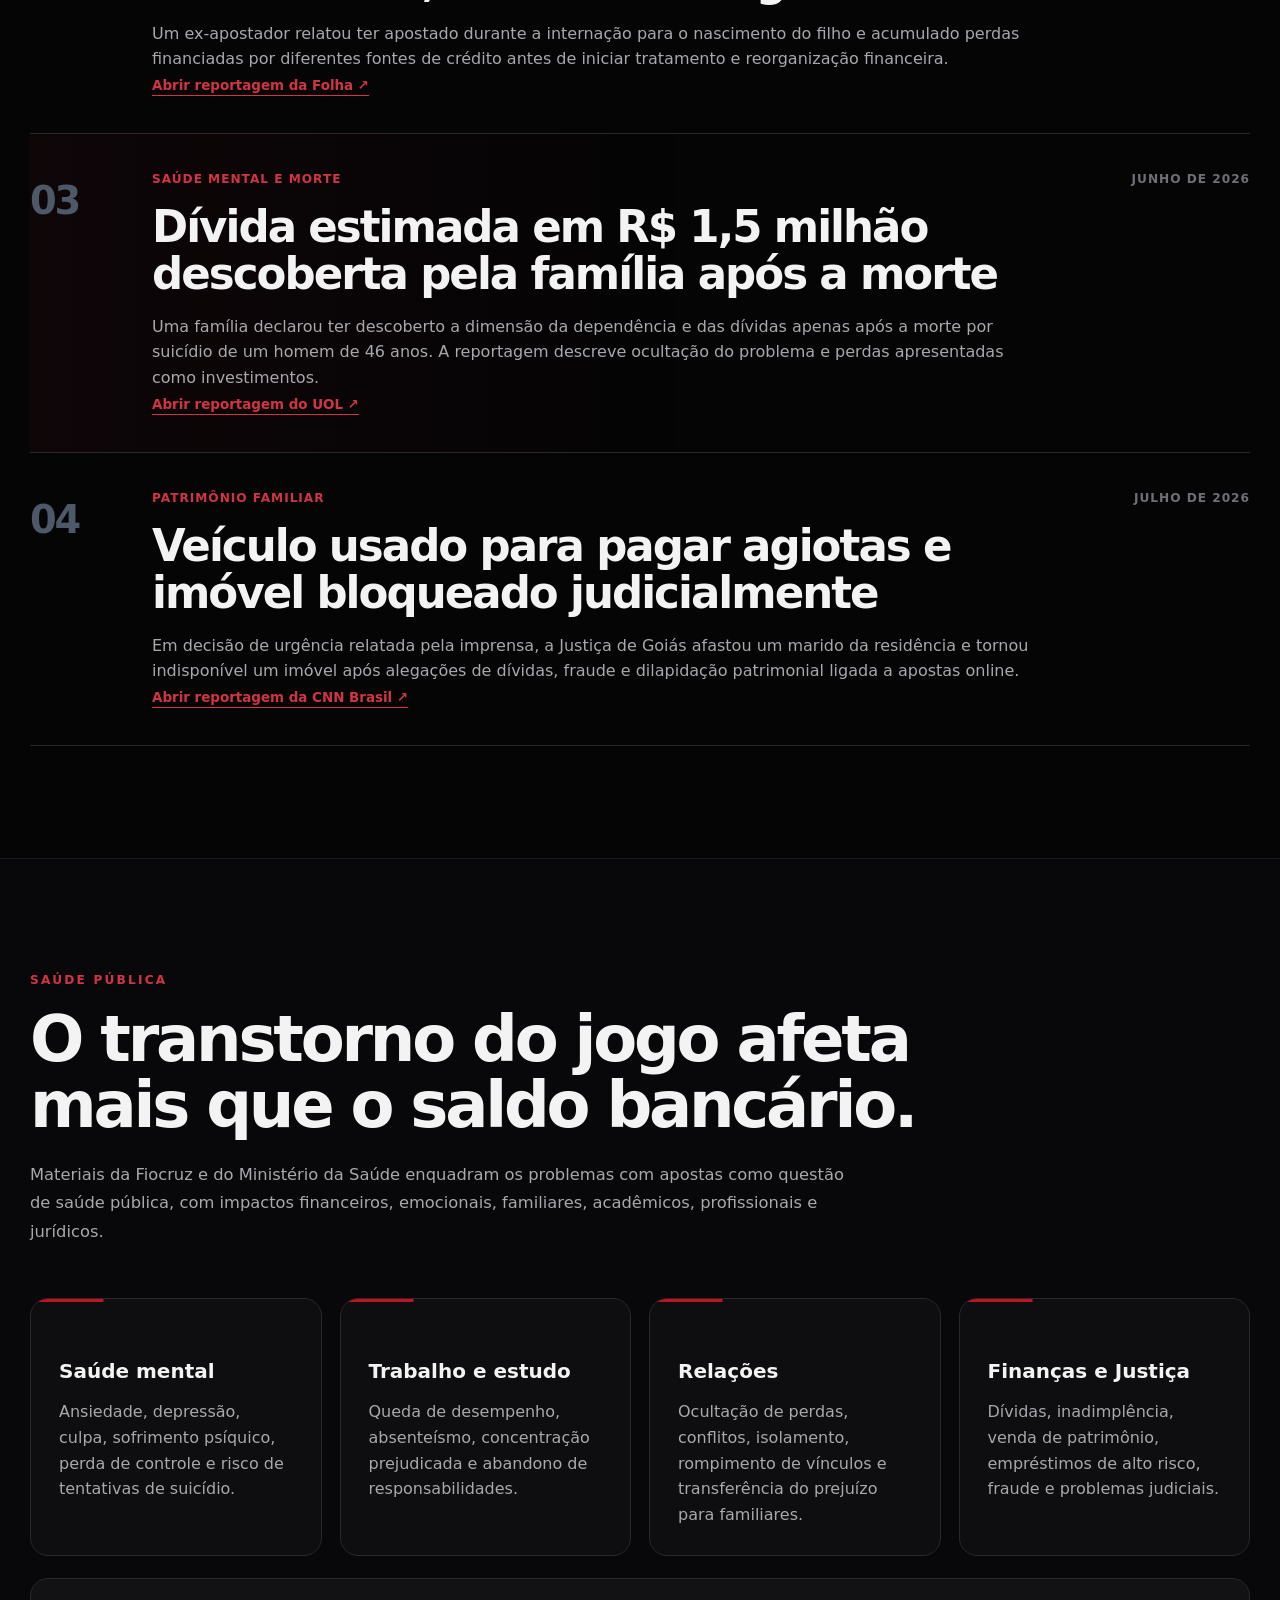
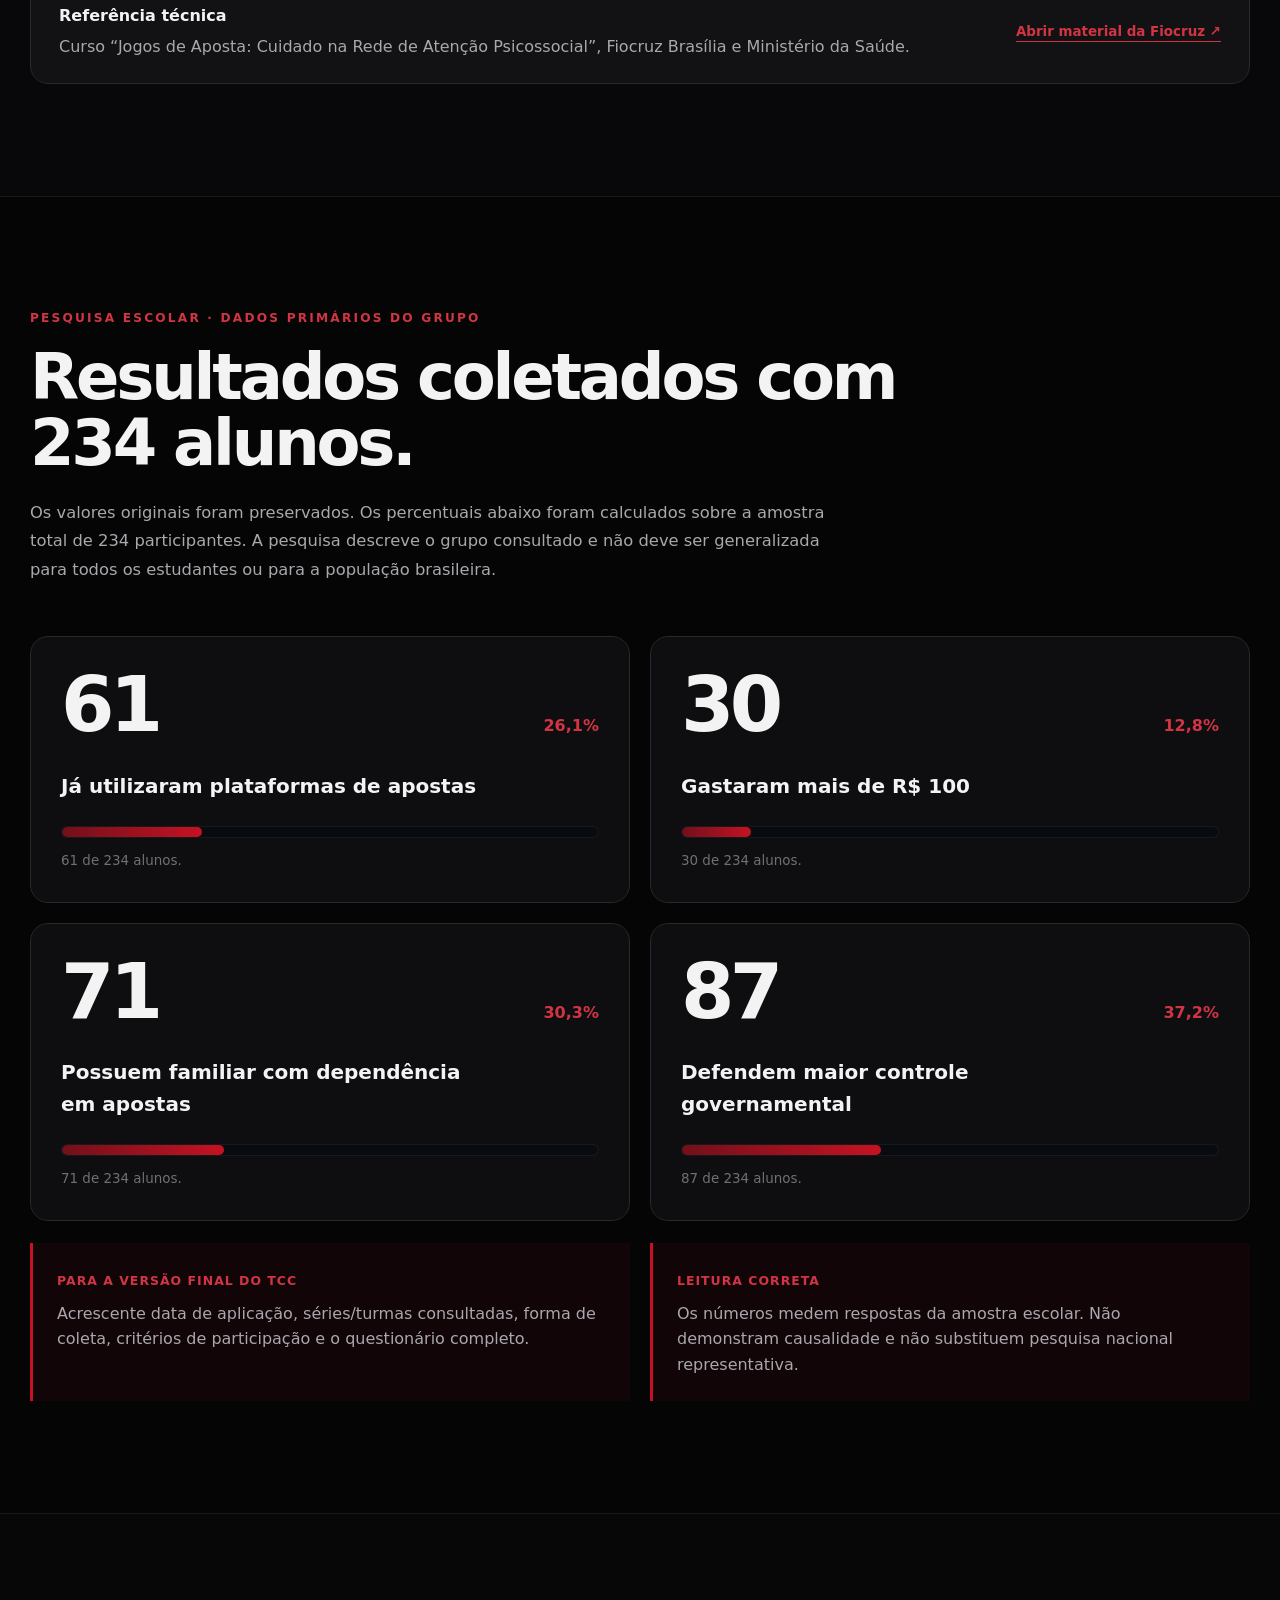
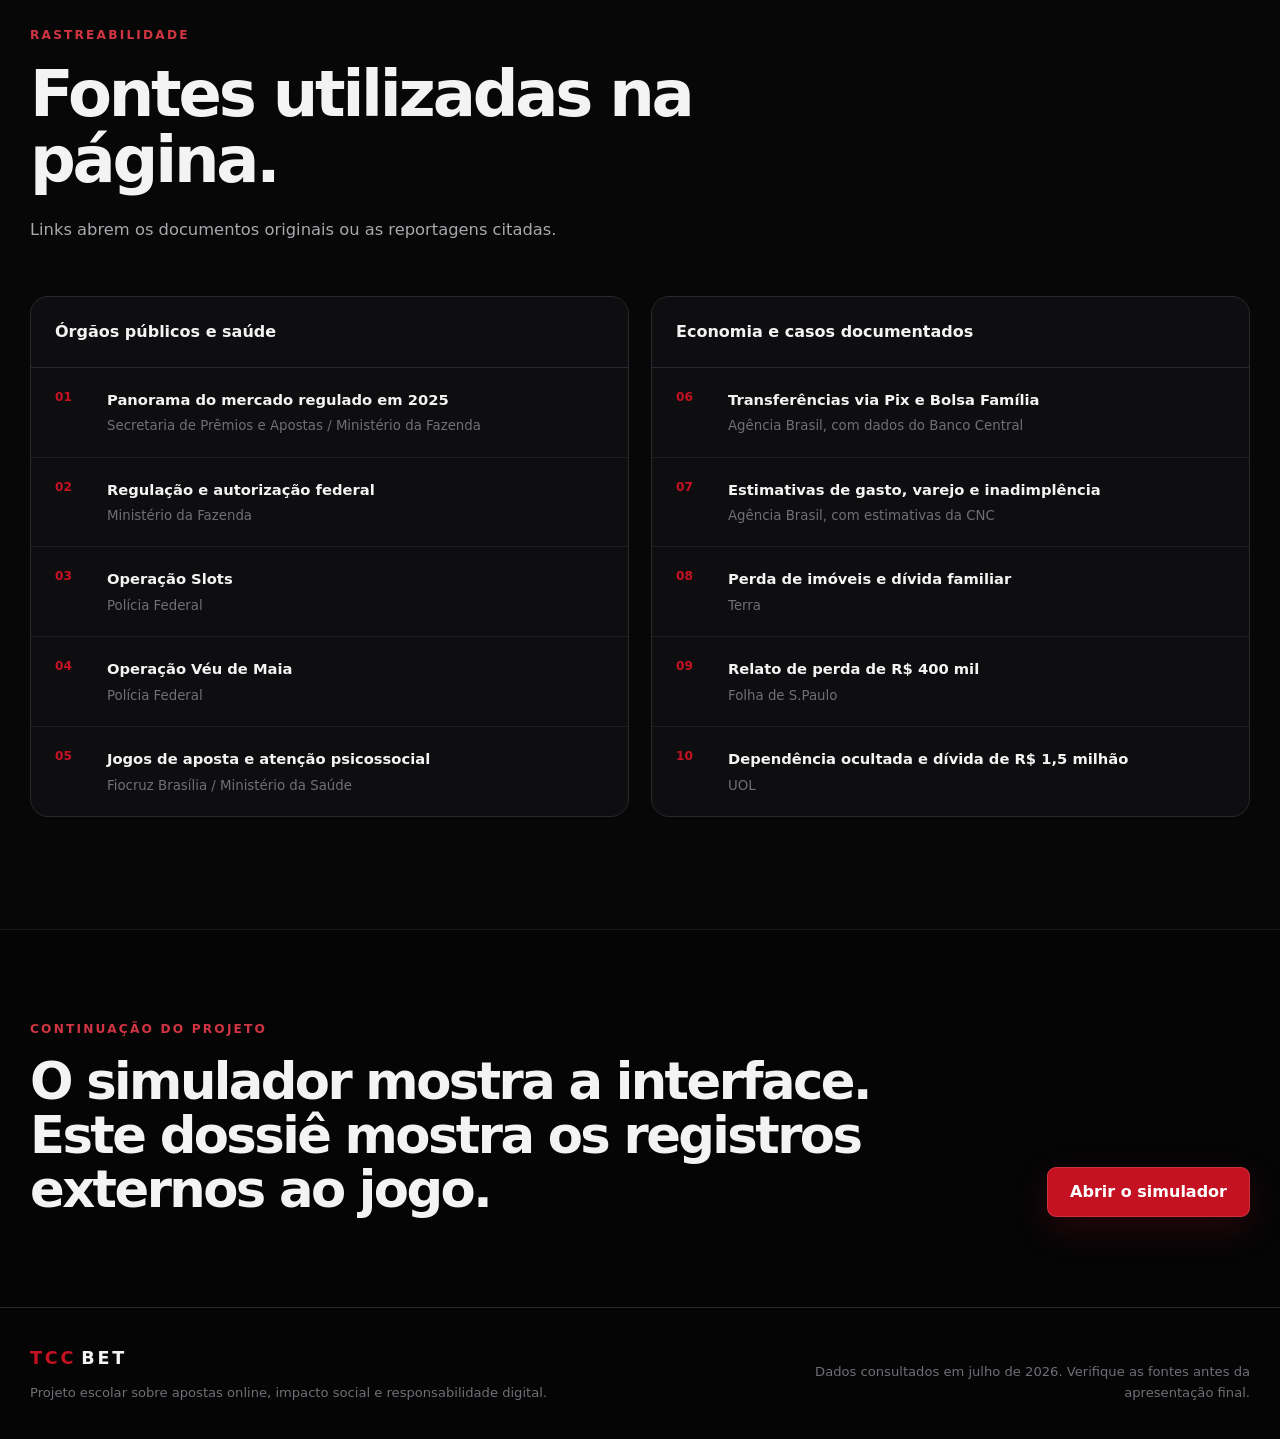
<file: TCC/tcc.html>
<!DOCTYPE html>
<html lang="pt-BR">
<head>
    <meta charset="UTF-8">
    <meta name="viewport" content="width=device-width, initial-scale=1.0">
    <meta name="description" content="TCC sobre apostas online no Brasil: escala econômica, publicidade, investigações, impactos sociais, saúde e pesquisa escolar.">
    <title>TCC | Apostas online no Brasil</title>
    <link rel="stylesheet" href="./tcc.css">
</head>
<body>

    <div class="progress-bar" aria-hidden="true"></div>

    <a class="skip-link" href="#conteudo">Ir para o conteúdo</a>

    <header class="site-header" id="topo">
        <nav class="navbar" aria-label="Navegação principal">
            <a class="brand" href="#topo" aria-label="TCC Bet — início">
                <span class="brand-mark">TCC</span><span>BET</span>
            </a>

            <button class="menu-button" type="button" aria-expanded="false" aria-controls="nav-links">
                <span></span>
                <span></span>
                <span></span>
                <span class="sr-only">Abrir menu</span>
            </button>

            <div class="nav-links" id="nav-links">
                <a href="#escala">Escala</a>
                <a href="#comparacao">Comparação</a>
                <a href="#publicidade">Publicidade</a>
                <a href="#investigacoes">Investigações</a>
                <a href="#casos">Casos reais</a>
                <a href="#pesquisa">Pesquisa escolar</a>
                <a href="#fontes">Fontes</a>
                <a class="nav-simulator" href="../JOGAR/jogar.html">Simulador</a>
            </div>
        </nav>
    </header>

    <main id="conteudo">
        <section class="hero section-shell" aria-labelledby="titulo-principal">
            <div class="hero-grid">
                <div class="hero-copy reveal">
                    <p class="eyebrow">TCC · documentação e análise</p>
                    <h1 id="titulo-principal">
                        Apostas online no Brasil:
                        <span>escala econômica, investigações e impacto social.</span>
                    </h1>

                    <p class="hero-summary">
                        A página reúne dados oficiais, estimativas econômicas, operações policiais,
                        registros de saúde pública, casos documentados pela imprensa e os resultados
                        da pesquisa realizada pelo grupo com 234 alunos.
                    </p>

                    <div class="hero-actions">
                        <a class="primary-button" href="#escala">Examinar os dados</a>
                        <a class="text-link" href="#metodologia">Como os números foram tratados</a>
                    </div>

                    <p class="content-warning">
                        Conteúdo sensível: endividamento, perda patrimonial, dependência e referências não gráficas a suicídio.
                    </p>
                </div>

                <aside class="hero-dossier reveal" aria-label="Resumo dos principais indicadores">
                    <div class="dossier-header">
                        <span>Dossiê de indicadores</span>
                        <span class="status-dot">fontes abertas</span>
                    </div>

                    <div class="dossier-metrics">
                        <article>
                            <strong class="counter" data-target="25245319" data-decimals="0">0</strong>
                            <span>CPFs únicos que apostaram no mercado regulado em 2025</span>
                        </article>

                        <article>
                            <strong class="counter" data-target="36.96" data-prefix="R$ " data-suffix=" bi" data-decimals="2">0</strong>
                            <span>GGR acumulado em 2025 — receita bruta dos jogos após pagamento de prêmios</span>
                        </article>

                        <article>
                            <strong class="counter" data-target="25000" data-prefix="+" data-decimals="0">0</strong>
                            <span>URLs bloqueadas entre outubro de 2024 e dezembro de 2025</span>
                        </article>

                        <article>
                            <strong class="counter" data-target="217000" data-prefix="+" data-decimals="0">0</strong>
                            <span>autoexclusões registradas na plataforma centralizada</span>
                        </article>
                    </div>

                    <a class="source-link" href="https://www.gov.br/fazenda/pt-br/composicao/orgaos/secretaria-de-premios-e-apostas/apresentacoes/defeso-2deg-panorama-semestral-de-apostas-de-quota-fixa-jan-2026.pdf" target="_blank" rel="noopener noreferrer">
                        Fonte: panorama oficial da SPA/MF sobre 2025 ↗
                    </a>
                </aside>
            </div>
        </section>

        <section class="method-strip" id="metodologia" aria-labelledby="titulo-metodologia">
            <div class="section-shell method-grid reveal">
                <div>
                    <p class="eyebrow">Precisão dos dados</p>
                    <h2 id="titulo-metodologia">Movimentação, gasto e receita não são a mesma medida.</h2>
                </div>

                <div class="method-text">
                    <p>
                        <strong>Movimentação ou transferências</strong> mede dinheiro enviado às plataformas.
                        <strong>GGR</strong> mede quanto permanece com as operadoras após a dedução dos prêmios pagos.
                        <strong>Estimativas econômicas</strong> podem usar metodologias e períodos diferentes.
                    </p>
                    <p>
                        Por isso, os valores desta página aparecem com período, definição e fonte. Comparações
                        são apresentadas como ordem de grandeza, não como números diretamente equivalentes.
                    </p>
                </div>
            </div>
        </section>

        <section class="content-section section-shell" id="escala" aria-labelledby="titulo-escala">
            <header class="section-heading reveal">
                <p class="eyebrow">Escala econômica</p>
                <h2 id="titulo-escala">O tamanho do fluxo financeiro depende da métrica observada.</h2>
                <p>
                    Os dados abaixo separam transferências, estimativas de gasto e receita efetivamente retida
                    pelas operadoras. Essa distinção evita transformar números diferentes em uma única cifra.
                </p>
            </header>

            <div class="metric-grid">
                <article class="metric-card reveal">
                    <span class="metric-label">Pix enviado em agosto de 2024</span>
                    <strong>R$ 20,8 bilhões</strong>
                    <p>
                        Estimativa do Banco Central para transferências via Pix destinadas a empresas de apostas
                        naquele mês. O valor não desconta prêmios recebidos.
                    </p>
                    <a href="https://agenciabrasil.ebc.com.br/economia/noticia/2024-09/beneficiarios-do-bolsa-familia-gastaram-r-3-bi-em-bets-em-agosto" target="_blank" rel="noopener noreferrer">Banco Central, via Agência Brasil ↗</a>
                </article>

                <article class="metric-card reveal">
                    <span class="metric-label">Receita oficial do mercado regulado em 2025</span>
                    <strong>R$ 36,96 bilhões</strong>
                    <p>
                        GGR anual: apostas recebidas menos prêmios pagos. A média aritmética corresponde a
                        aproximadamente R$ 101,3 milhões por dia de receita bruta dos jogos.
                    </p>
                    <a href="https://www.gov.br/fazenda/pt-br/composicao/orgaos/secretaria-de-premios-e-apostas/apresentacoes/defeso-2deg-panorama-semestral-de-apostas-de-quota-fixa-jan-2026.pdf" target="_blank" rel="noopener noreferrer">SPA / Ministério da Fazenda ↗</a>
                </article>

                <article class="metric-card metric-card-emphasis reveal">
                    <span class="metric-label">Estimativa de gasto mensal</span>
                    <strong>&gt; R$ 30 bilhões/mês</strong>
                    <p>
                        Estimativa da CNC para janeiro de 2023 a março de 2026 — ordem de grandeza próxima de
                        R$ 1 bilhão por dia. Não equivale ao GGR oficial e cobre outro período.
                    </p>
                    <a href="https://agenciabrasil.ebc.com.br/economia/noticia/2026-04/para-cnc-bets-agravam-endividamento-das-familias-brasileiras" target="_blank" rel="noopener noreferrer">CNC, via Agência Brasil ↗</a>
                </article>

                <article class="metric-card reveal">
                    <span class="metric-label">Destinações legais em 2025</span>
                    <strong>R$ 4,53 bilhões</strong>
                    <p>
                        Montante informado pela SPA como destinações legais incidentes sobre a exploração
                        regulada das apostas de quota fixa no período.
                    </p>
                    <a href="https://www.gov.br/fazenda/pt-br/composicao/orgaos/secretaria-de-premios-e-apostas/apresentacoes/defeso-2deg-panorama-semestral-de-apostas-de-quota-fixa-jan-2026.pdf" target="_blank" rel="noopener noreferrer">SPA / Ministério da Fazenda ↗</a>
                </article>
            </div>

            <div class="data-panel reveal" aria-labelledby="titulo-ggr">
                <div class="panel-copy">
                    <p class="eyebrow">GGR acumulado em 2025</p>
                    <h3 id="titulo-ggr">Crescimento acumulado informado ao SIGAP</h3>
                    <p>
                        As barras representam o valor acumulado até o fim de cada trimestre,
                        e não a receita isolada de cada trimestre.
                    </p>
                </div>

                <div class="bar-chart" role="img" aria-label="GGR acumulado de 7,48 bilhões no primeiro trimestre, 18,06 bilhões no segundo, 27,87 bilhões no terceiro e 36,96 bilhões no quarto trimestre de 2025">
                    <div class="bar-row">
                        <span>1º trimestre</span>
                        <div class="bar-track"><div class="bar-fill" data-bar="20.23"></div></div>
                        <strong>R$ 7,48 bi</strong>
                    </div>
                    <div class="bar-row">
                        <span>2º trimestre</span>
                        <div class="bar-track"><div class="bar-fill" data-bar="48.87"></div></div>
                        <strong>R$ 18,06 bi</strong>
                    </div>
                    <div class="bar-row">
                        <span>3º trimestre</span>
                        <div class="bar-track"><div class="bar-fill" data-bar="75.42"></div></div>
                        <strong>R$ 27,87 bi</strong>
                    </div>
                    <div class="bar-row">
                        <span>4º trimestre</span>
                        <div class="bar-track"><div class="bar-fill" data-bar="100"></div></div>
                        <strong>R$ 36,96 bi</strong>
                    </div>
                </div>
            </div>
        </section>


        <!-- =========================================================
             COMPARAÇÃO — ESCALA DO DINHEIRO
        ========================================================= -->
        <section class="content-section comparison-section" id="comparacao" aria-labelledby="titulo-comparacao">
            <div class="section-shell">
                <header class="section-heading reveal">
                    <p class="eyebrow">Comparação de escala</p>
                    <h2 id="titulo-comparacao">
                        Bilhões são difíceis de imaginar.
                        <span class="comparison-heading-muted">Então vamos desmontar o número.</span>
                    </h2>
                    <p>
                        Escolha um dos valores documentados neste trabalho e compare sua dimensão com referências
                        mais próximas da realidade cotidiana. O objetivo não é equiparar finalidades econômicas,
                        mas tornar a ordem de grandeza visível.
                    </p>
                </header>

                <div class="comparison-tabs reveal" role="group" aria-label="Escolha o dado para comparar">
                    <button class="comparison-tab" type="button" data-comparison="pix" aria-pressed="false">
                        <span>01</span>
                        <div><strong>R$ 20,8 bi</strong><small>Pix para bets</small></div>
                    </button>

                    <button class="comparison-tab active" type="button" data-comparison="ggr" aria-pressed="true">
                        <span>02</span>
                        <div><strong>R$ 36,96 bi</strong><small>GGR de 2025</small></div>
                    </button>

                    <button class="comparison-tab" type="button" data-comparison="bolsa" aria-pressed="false">
                        <span>03</span>
                        <div><strong>R$ 3 bi</strong><small>Beneficiários do Bolsa Família</small></div>
                    </button>

                    <button class="comparison-tab" type="button" data-comparison="varejo" aria-pressed="false">
                        <span>04</span>
                        <div><strong>R$ 143 bi</strong><small>Impacto estimado no varejo</small></div>
                    </button>
                </div>

                <div class="comparison-lab">
                    <article class="comparison-console reveal">
                        <div class="comparison-console-top">
                            <span class="comparison-console-label">VALOR SELECIONADO</span>
                            <span class="comparison-period" id="comparison-period">2025</span>
                        </div>

                        <h3 id="comparison-title">Receita bruta do mercado regulado</h3>
                        <strong class="comparison-money" id="comparison-money">R$ 36,96 bilhões</strong>
                        <p class="comparison-description" id="comparison-description">
                            GGR informado pelas operadoras ao SIGAP: apostas recebidas menos os prêmios pagos.
                        </p>
                        <a class="comparison-source" id="comparison-source"
                           href="https://www.gov.br/fazenda/pt-br/composicao/orgaos/secretaria-de-premios-e-apostas/apresentacoes/defeso-2deg-panorama-semestral-de-apostas-de-quota-fixa-jan-2026.pdf"
                           target="_blank" rel="noopener noreferrer">Abrir fonte ↗</a>

                        <div class="comparison-slider-area">
                            <div class="comparison-slider-header">
                                <div>
                                    <span>Quanto desse valor você quer observar?</span>
                                    <small>Reduza até 1% e veja o tamanho que ainda sobra.</small>
                                </div>
                                <strong id="comparison-percent">100%</strong>
                            </div>

                            <input type="range" id="comparison-range" class="comparison-range"
                                   min="1" max="100" value="100" step="1"
                                   aria-label="Porcentagem do valor selecionado">

                            <div class="comparison-presets">
                                <button type="button" data-share="1">1%</button>
                                <button type="button" data-share="10">10%</button>
                                <button type="button" data-share="25">25%</button>
                                <button type="button" data-share="50">50%</button>
                                <button type="button" data-share="100" class="active">100%</button>
                            </div>
                        </div>

                        <div class="comparison-current">
                            <span>VALOR OBSERVADO AGORA</span>
                            <strong id="comparison-selected-value">R$ 36,96 bilhões</strong>
                        </div>
                    </article>

                    <div class="comparison-results reveal">
                        <article class="comparison-result">
                            <span class="comparison-result-index">01</span>
                            <p>salários mínimos</p>
                            <strong id="compare-salaries">22.800.606</strong>
                            <small>salários mínimos nacionais de 2026 no valor de R$ 1.621.</small>
                        </article>

                        <article class="comparison-result">
                            <span class="comparison-result-index">02</span>
                            <p>vidas profissionais</p>
                            <strong id="compare-careers">47.501</strong>
                            <small>carreiras de 40 anos recebendo um salário mínimo por mês.</small>
                        </article>

                        <article class="comparison-result comparison-result-red">
                            <span class="comparison-result-index">03</span>
                            <p>Lamborghini Revuelto</p>
                            <strong id="compare-cars">4.482</strong>
                            <small>usando R$ 8,245 milhões como referência FIPE por unidade.</small>
                        </article>

                        <article class="comparison-result comparison-budget-card">
                            <span class="comparison-result-index">04</span>
                            <p>escala de orçamento público</p>
                            <div class="budget-comparison">
                                <div class="budget-row">
                                    <div class="budget-info">
                                        <span>Bolsa Família 2026</span>
                                        <strong id="compare-bolsa-percent">23,3%</strong>
                                    </div>
                                    <div class="budget-track">
                                        <span id="compare-bolsa-bar" class="budget-fill" style="width:23.3%"></span>
                                    </div>
                                </div>

                                <div class="budget-row">
                                    <div class="budget-info">
                                        <span>Saúde federal 2026</span>
                                        <strong id="compare-health-percent">13,6%</strong>
                                    </div>
                                    <div class="budget-track">
                                        <span id="compare-health-bar" class="budget-fill" style="width:13.6%"></span>
                                    </div>
                                </div>
                            </div>
                        </article>
                    </div>
                </div>

                <article class="supercar-panel reveal">
                    <figure class="supercar-visual">
                        <img src="./assets/images/lamborghini-revuelto.jpg"
                             alt="Lamborghini Revuelto laranja visto de frente e lateral" loading="lazy">
                        <div class="supercar-overlay">
                            <span>REFERÊNCIA VISUAL</span>
                            <strong>Lamborghini Revuelto</strong>
                        </div>
                    </figure>

                    <div class="supercar-content">
                        <p class="eyebrow">Agora transforme o número em objetos</p>
                        <h3>Um carro de <span>R$ 8,245 milhões</span> ainda desaparece dentro desses valores.</h3>
                        <p>
                            O Revuelto é um superesportivo híbrido com motor V12 e três motores elétricos.
                            A potência combinada chega a aproximadamente 1.015 cv.
                        </p>

                        <div class="supercar-specs">
                            <div><span>Referência FIPE</span><strong>R$ 8,245 mi</strong></div>
                            <div><span>Potência</span><strong>1.015 cv</strong></div>
                            <div><span>0–100 km/h</span><strong>2,5 s</strong></div>
                            <div><span>Velocidade máxima</span><strong>350 km/h</strong></div>
                        </div>

                        <div class="supercar-equivalent">
                            <span>COM O VALOR QUE VOCÊ SELECIONOU:</span>
                            <strong id="supercar-total">4.482</strong>
                            <p>unidades inteiras poderiam ser compradas usando apenas essa referência matemática.</p>
                        </div>

                        <div class="supercar-links">
                            <a href="https://www.webmotors.com.br/tabela-fipe/carros/lamborghini/revuelto/2025/65-v12-phev-amt"
                               target="_blank" rel="noopener noreferrer">Referência FIPE / Webmotors ↗</a>
                            <a href="https://commons.wikimedia.org/wiki/File:Lamborghini_Revuelto.jpg"
                               target="_blank" rel="noopener noreferrer">Foto: 江草慧至 / Wikimedia Commons · CC BY-SA 4.0 ↗</a>
                        </div>
                    </div>
                </article>

                <div class="comparison-method reveal">
                    <span>COMO LER ESTA EXPERIÊNCIA</span>
                    <p>
                        Estas equivalências servem apenas para tornar ordens de grandeza compreensíveis.
                        Comparar R$ 1 bilhão com salários, carros ou orçamentos públicos não significa que os valores
                        tenham a mesma natureza econômica nem que possam ser transferidos diretamente entre essas finalidades.
                    </p>
                </div>

                <div class="comparison-references reveal">
                    <a href="https://www.gov.br/previdencia/pt-br/assuntos/rpps/destaques/orientacao-aumento-do-salario-minimo-e-suas-consequencias-nos-beneficios-previdenciarios-e-na-contribuicao-ao-rpps-1"
                       target="_blank" rel="noopener noreferrer">Salário mínimo 2026 · Governo Federal ↗</a>
                    <a href="https://www.gov.br/planejamento/pt-br/assuntos/noticias/2026/janeiro/presidente-sanciona-orcamento-de-2026-com-foco-em-desenvolvimento-social-e-equilibrio-fiscal"
                       target="_blank" rel="noopener noreferrer">Orçamento federal 2026 ↗</a>
                    <a href="https://agenciabrasil.ebc.com.br/economia/noticia/2024-09/beneficiarios-do-bolsa-familia-gastaram-r-3-bi-em-bets-em-agosto"
                       target="_blank" rel="noopener noreferrer">Pix e Bolsa Família · Banco Central / Agência Brasil ↗</a>
                    <a href="https://agenciabrasil.ebc.com.br/economia/noticia/2026-04/para-cnc-bets-agravam-endividamento-das-familias-brasileiras"
                       target="_blank" rel="noopener noreferrer">Estimativa da CNC · Agência Brasil ↗</a>
                </div>
            </div>
        </section>

        <section class="content-section full-width-section" id="publicidade" aria-labelledby="titulo-publicidade">
            <div class="section-shell">
                <header class="section-heading reveal">
                    <p class="eyebrow">Publicidade e normalização</p>
                    <h2 id="titulo-publicidade">A aposta passou a ocupar o mesmo espaço cotidiano do esporte e do entretenimento.</h2>
                    <p>
                        A expansão combina patrocínio esportivo, anúncios em transmissões, publicidade em redes sociais,
                        influenciadores e acesso permanente pelo celular. A fiscalização oficial também registra a escala
                        do conteúdo irregular associado a esse ecossistema.
                    </p>
                </header>

                <div class="exposure-layout">
                    <div class="exposure-grid">
                        <article class="exposure-card reveal">
                            <span>01</span>
                            <h3>Transmissões esportivas</h3>
                            <p>Marcas, odds ao vivo, intervalos comerciais e chamadas incorporadas à cobertura de partidas.</p>
                        </article>

                        <article class="exposure-card reveal">
                            <span>02</span>
                            <h3>Clubes e campeonatos</h3>
                            <p>Patrocínios em camisas, placas, coletivas, conteúdos de clubes e propriedades de competições.</p>
                        </article>

                        <article class="exposure-card reveal">
                            <span>03</span>
                            <h3>Influenciadores</h3>
                            <p>Conteúdo promocional misturado a entretenimento, rotina pessoal, ostentação e supostos ganhos.</p>
                        </article>

                        <article class="exposure-card reveal">
                            <span>04</span>
                            <h3>Celular e pagamento imediato</h3>
                            <p>Cadastro, depósito, aposta e repetição realizados no mesmo dispositivo, sem deslocamento físico.</p>
                        </article>
                    </div>

                    <aside class="enforcement-panel reveal">
                        <p class="eyebrow">Fiscalização oficial em 2025</p>
                        <div class="enforcement-item">
                            <strong class="counter" data-target="412" data-decimals="0">0</strong>
                            <span>processos de fiscalização contra influenciadores digitais</span>
                        </div>
                        <div class="enforcement-item">
                            <strong class="counter" data-target="324" data-decimals="0">0</strong>
                            <span>perfis removidos</span>
                        </div>
                        <div class="enforcement-item">
                            <strong class="counter" data-target="229" data-decimals="0">0</strong>
                            <span>conteúdos removidos</span>
                        </div>
                        <a class="source-link" href="https://www.gov.br/fazenda/pt-br/composicao/orgaos/secretaria-de-premios-e-apostas/apresentacoes/defeso-2deg-panorama-semestral-de-apostas-de-quota-fixa-jan-2026.pdf" target="_blank" rel="noopener noreferrer">Panorama SPA/MF ↗</a>
                    </aside>
                </div>

                <div class="regulation-timeline reveal" aria-label="Linha do tempo da regulação das apostas online no Brasil">
                    <article>
                        <time datetime="2018">2018</time>
                        <h3>Legalização das apostas esportivas de quota fixa</h3>
                        <p>Lei nº 13.756/2018 autorizou a modalidade.</p>
                    </article>
                    <article>
                        <time datetime="2023">2023</time>
                        <h3>Marco regulatório ampliado</h3>
                        <p>Lei nº 14.790/2023 disciplinou apostas esportivas e jogos online.</p>
                    </article>
                    <article>
                        <time datetime="2025">2025</time>
                        <h3>Mercado federal regulado</h3>
                        <p>Operação nacional passou a exigir autorização da SPA e domínio “.bet.br”.</p>
                    </article>
                    <article>
                        <time datetime="2026">2026</time>
                        <h3>Regras adicionais de publicidade e proteção</h3>
                        <p>Novos atos ampliaram cooperação e restrições sobre comunicação comercial e públicos protegidos.</p>
                    </article>
                </div>
            </div>
        </section>

        <section class="content-section section-shell" id="investigacoes" aria-labelledby="titulo-investigacoes">
            <header class="section-heading reveal">
                <p class="eyebrow">Crime organizado e lavagem de dinheiro</p>
                <h2 id="titulo-investigacoes">Operações oficiais envolvendo plataformas ilegais e fluxos financeiros suspeitos.</h2>
                <p>
                    Esta seção não atribui criminalidade ao mercado inteiro. Ela reúne investigações divulgadas pela Polícia Federal.
                    Investigação, bloqueio cautelar e suspeita não equivalem a condenação definitiva.
                </p>
            </header>

            <div class="investigation-grid">
                <article class="investigation-card reveal">
                    <div class="case-topline">
                        <span class="case-status">Investigação oficial</span>
                        <time datetime="2026-07-15">15 jul. 2026</time>
                    </div>
                    <h3>Operação Slots</h3>
                    <p>
                        A PF informou apuração de lavagem de dinheiro proveniente do tráfico de drogas por meio de empresas de fachada,
                        plataformas ilegais, intermediadoras de pagamento e divulgação por influenciadores.
                    </p>
                    <dl>
                        <div><dt>Bloqueio autorizado</dt><dd>até R$ 951,1 milhões</dd></div>
                        <div><dt>Medidas</dt><dd>14 buscas e 2 prisões temporárias</dd></div>
                    </dl>
                    <a href="https://www.gov.br/pf/pt-br/assuntos/noticias/2026/07/pf-mira-esquema-de-lavagem-de-dinheiro-por-meio-de-plataformas-ilegais-de-apostas-on-line" target="_blank" rel="noopener noreferrer">Nota da Polícia Federal ↗</a>
                </article>

                <article class="investigation-card reveal">
                    <div class="case-topline">
                        <span class="case-status">Investigação oficial</span>
                        <time datetime="2026-07-06">6 jul. 2026</time>
                    </div>
                    <h3>Operação Véu de Maia</h3>
                    <p>
                        A investigação apura lavagem de dinheiro e evasão de divisas relacionadas à exploração ilegal de apostas,
                        com possível uso de empresas interpostas e remessas por criptoativos.
                    </p>
                    <dl>
                        <div><dt>Empresas suspeitas</dt><dd>87</dd></div>
                        <div><dt>Alcance</dt><dd>seis cidades em quatro estados</dd></div>
                    </dl>
                    <a href="https://www.gov.br/pf/pt-br/assuntos/noticias/2026/07/pf-deflagra-operacao-para-apurar-esquema-de-lavagem-de-dinheiro-ligado-a-apostas-ilegais" target="_blank" rel="noopener noreferrer">Nota da Polícia Federal ↗</a>
                </article>

                <article class="investigation-card reveal">
                    <div class="case-topline">
                        <span class="case-status">Investigação oficial</span>
                        <time datetime="2024-10-30">30 out. 2024</time>
                    </div>
                    <h3>Operação Backyard</h3>
                    <p>
                        A PF declarou ter desarticulado grupo organizado responsável por movimentar recursos para plataformas estrangeiras,
                        especialmente de apostas esportivas.
                    </p>
                    <dl>
                        <div><dt>Movimentação apontada</dt><dd>R$ 1,6 bilhão</dd></div>
                        <div><dt>Medidas</dt><dd>buscas e indisponibilidade de bens</dd></div>
                    </dl>
                    <a href="https://www.gov.br/pf/pt-br/assuntos/noticias/2024/10/pf-desarticula-grupo-que-movimentou-r-1-6-bilhao-para-plataformas-estrangeiras-de-apostas/" target="_blank" rel="noopener noreferrer">Nota da Polícia Federal ↗</a>
                </article>

                <article class="investigation-card reveal">
                    <div class="case-topline">
                        <span class="case-status">Investigação oficial</span>
                        <time datetime="2024-12-06">6 dez. 2024</time>
                    </div>
                    <h3>Operação Apostas Encerradas</h3>
                    <p>
                        A FICCO/CE e a Receita Federal investigaram grupo apontado como responsável por lavar recursos provenientes
                        da exploração de jogos de azar, utilizando terceiros para ocultar e movimentar valores.
                    </p>
                    <dl>
                        <div><dt>Transações suspeitas</dt><dd>mais de R$ 300 milhões</dd></div>
                        <div><dt>Foco</dt><dd>lavagem e organização criminosa</dd></div>
                    </dl>
                    <a href="https://www.gov.br/pf/pt-br/assuntos/noticias/2024/12/ficco-ce-combate-lavagem-de-dinheiro-decorrente-de-atividade-de-organizacao-criminosa-e-jogos-de-azar" target="_blank" rel="noopener noreferrer">Nota da Polícia Federal ↗</a>
                </article>
            </div>
        </section>

        <section class="content-section full-width-section social-section" id="renda" aria-labelledby="titulo-renda">
            <div class="section-shell">
                <header class="section-heading reveal">
                    <p class="eyebrow">Renda familiar e proteção social</p>
                    <h2 id="titulo-renda">Quando o fluxo das apostas alcança famílias em situação de vulnerabilidade.</h2>
                </header>

                <div class="social-grid">
                    <article class="social-primary reveal">
                        <span class="metric-label">Agosto de 2024 · beneficiários do Bolsa Família</span>
                        <strong>R$ 3 bilhões via Pix</strong>
                        <p>
                            O levantamento do Banco Central identificou transferências às bets realizadas por cerca de 5 milhões
                            de beneficiários. Aproximadamente 70% eram responsáveis familiares, segundo a divulgação.
                        </p>
                        <div class="precision-note">
                            <strong>Limite da evidência:</strong>
                            o dado identifica pessoas beneficiárias que enviaram dinheiro, mas não comprova contabilmente que todo o valor
                            transferido veio diretamente do benefício. Renda é fungível e o levantamento considerou apenas Pix enviado,
                            sem descontar prêmios recebidos.
                        </div>
                        <a href="https://agenciabrasil.ebc.com.br/economia/noticia/2024-09/beneficiarios-do-bolsa-familia-gastaram-r-3-bi-em-bets-em-agosto" target="_blank" rel="noopener noreferrer">Levantamento do BC, via Agência Brasil ↗</a>
                    </article>

                    <article class="social-secondary reveal">
                        <span class="metric-label">Resposta institucional</span>
                        <h3>Proteção da finalidade do programa social</h3>
                        <p>
                            O MDS criou grupo de trabalho e anunciou medidas para impedir o uso de meios de pagamento associados
                            ao Bolsa Família em apostas, preservando recursos destinados a alimentação e necessidades básicas.
                        </p>
                        <a href="https://www.gov.br/mds/pt-br/noticias-e-conteudos/desenvolvimento-social/noticias-desenvolvimento-social/mds-prepara-pacote-de-medidas-para-evitar-uso-de-recursos-do-bolsa-familia-em-apostas-online" target="_blank" rel="noopener noreferrer">Ministério do Desenvolvimento Social ↗</a>
                    </article>

                    <article class="social-secondary reveal">
                        <span class="metric-label">Estimativa de impacto no consumo</span>
                        <h3>R$ 143 bilhões retirados do varejo</h3>
                        <p>
                            Estimativa apresentada pela CNC para o efeito acumulado da inadimplência associada às bets entre janeiro de 2023
                            e março de 2026; a entidade também estimou 270 mil famílias em inadimplência severa.
                        </p>
                        <a href="https://agenciabrasil.ebc.com.br/economia/noticia/2026-04/para-cnc-bets-agravam-endividamento-das-familias-brasileiras" target="_blank" rel="noopener noreferrer">CNC, via Agência Brasil ↗</a>
                    </article>
                </div>
            </div>
        </section>

        <section class="content-section section-shell" id="casos" aria-labelledby="titulo-casos">
            <header class="section-heading reveal">
                <p class="eyebrow">Casos documentados</p>
                <h2 id="titulo-casos">Patrimônio, relações familiares e vidas atingidas.</h2>
                <p>
                    Os casos abaixo foram publicados por veículos jornalísticos. Eles não representam prevalência estatística;
                    mostram consequências concretas que aparecem por trás dos indicadores agregados.
                </p>
            </header>

            <div class="stories-list">
                <article class="story-card reveal">
                    <div class="story-index">01</div>
                    <div class="story-content">
                        <div class="story-meta"><span>Perda patrimonial</span><time datetime="2026-04-18">abril de 2026</time></div>
                        <h3>Dois imóveis da família e aproximadamente R$ 50 mil em dívidas</h3>
                        <p>
                            Reportagem registrou o relato de uma mulher de 29 anos que perdeu dois imóveis, acumulou dívidas
                            e teve o casamento desfeito após anos de comportamento compulsivo em apostas online.
                        </p>
                        <a href="https://www.terra.com.br/noticias/brasil/mulher-perde-casas-acumula-r-50-mil-em-dividas-e-separa-do-marido-por-vicio-em-apostas-online%2Ca07b39d8afd65e484fd797a2999f3b91zsyqekgg.html" target="_blank" rel="noopener noreferrer">Abrir reportagem do Terra ↗</a>
                    </div>
                </article>

                <article class="story-card reveal">
                    <div class="story-index">02</div>
                    <div class="story-content">
                        <div class="story-meta"><span>Endividamento</span><time datetime="2026-05-08">maio de 2026</time></div>
                        <h3>R$ 400 mil perdidos e empréstimos com bancos, familiares e agiotas</h3>
                        <p>
                            Um ex-apostador relatou ter apostado durante a internação para o nascimento do filho e acumulado perdas
                            financiadas por diferentes fontes de crédito antes de iniciar tratamento e reorganização financeira.
                        </p>
                        <a href="https://www1.folha.uol.com.br/folha-social-mais/2026/05/so-nao-apostei-na-hora-do-parto-diz-pai-que-virou-desinfluenciador-de-bets.shtml" target="_blank" rel="noopener noreferrer">Abrir reportagem da Folha ↗</a>
                    </div>
                </article>

                <article class="story-card story-sensitive reveal">
                    <div class="story-index">03</div>
                    <div class="story-content">
                        <div class="story-meta"><span>Saúde mental e morte</span><time datetime="2026-06-23">junho de 2026</time></div>
                        <h3>Dívida estimada em R$ 1,5 milhão descoberta pela família após a morte</h3>
                        <p>
                            Uma família declarou ter descoberto a dimensão da dependência e das dívidas apenas após a morte por suicídio
                            de um homem de 46 anos. A reportagem descreve ocultação do problema e perdas apresentadas como investimentos.
                        </p>
                        <a href="https://noticias.uol.com.br/cotidiano/ultimas-noticias/2026/06/23/nunca-contou-ele-escondia-vicio-em-apostas-e-divida-de-r-15-milhao.amp.htm" target="_blank" rel="noopener noreferrer">Abrir reportagem do UOL ↗</a>
                    </div>
                </article>

                <article class="story-card reveal">
                    <div class="story-index">04</div>
                    <div class="story-content">
                        <div class="story-meta"><span>Patrimônio familiar</span><time datetime="2026-07-14">julho de 2026</time></div>
                        <h3>Veículo usado para pagar agiotas e imóvel bloqueado judicialmente</h3>
                        <p>
                            Em decisão de urgência relatada pela imprensa, a Justiça de Goiás afastou um marido da residência e tornou
                            indisponível um imóvel após alegações de dívidas, fraude e dilapidação patrimonial ligada a apostas online.
                        </p>
                        <a href="https://www.cnnbrasil.com.br/nacional/centro-oeste/go/mulher-consegue-decisao-judicial-para-afastar-marido-viciado-em-apostas/" target="_blank" rel="noopener noreferrer">Abrir reportagem da CNN Brasil ↗</a>
                    </div>
                </article>
            </div>
        </section>

        <section class="content-section full-width-section health-section" id="saude" aria-labelledby="titulo-saude">
            <div class="section-shell">
                <header class="section-heading reveal">
                    <p class="eyebrow">Saúde pública</p>
                    <h2 id="titulo-saude">O transtorno do jogo afeta mais que o saldo bancário.</h2>
                    <p>
                        Materiais da Fiocruz e do Ministério da Saúde enquadram os problemas com apostas como questão de saúde pública,
                        com impactos financeiros, emocionais, familiares, acadêmicos, profissionais e jurídicos.
                    </p>
                </header>

                <div class="health-grid">
                    <article class="health-card reveal">
                        <h3>Saúde mental</h3>
                        <p>Ansiedade, depressão, culpa, sofrimento psíquico, perda de controle e risco de tentativas de suicídio.</p>
                    </article>
                    <article class="health-card reveal">
                        <h3>Trabalho e estudo</h3>
                        <p>Queda de desempenho, absenteísmo, concentração prejudicada e abandono de responsabilidades.</p>
                    </article>
                    <article class="health-card reveal">
                        <h3>Relações</h3>
                        <p>Ocultação de perdas, conflitos, isolamento, rompimento de vínculos e transferência do prejuízo para familiares.</p>
                    </article>
                    <article class="health-card reveal">
                        <h3>Finanças e Justiça</h3>
                        <p>Dívidas, inadimplência, venda de patrimônio, empréstimos de alto risco, fraude e problemas judiciais.</p>
                    </article>
                </div>

                <div class="health-source reveal">
                    <div>
                        <strong>Referência técnica</strong>
                        <p>Curso “Jogos de Aposta: Cuidado na Rede de Atenção Psicossocial”, Fiocruz Brasília e Ministério da Saúde.</p>
                    </div>
                    <a href="https://efg.brasilia.fiocruz.br/ava/external/NUSMAD/jogos-de-aposta/M1.html" target="_blank" rel="noopener noreferrer">Abrir material da Fiocruz ↗</a>
                </div>
            </div>
        </section>

        <section class="content-section section-shell" id="pesquisa" aria-labelledby="titulo-pesquisa">
            <header class="section-heading reveal">
                <p class="eyebrow">Pesquisa escolar · dados primários do grupo</p>
                <h2 id="titulo-pesquisa">Resultados coletados com 234 alunos.</h2>
                <p>
                    Os valores originais foram preservados. Os percentuais abaixo foram calculados sobre a amostra total de 234 participantes.
                    A pesquisa descreve o grupo consultado e não deve ser generalizada para todos os estudantes ou para a população brasileira.
                </p>
            </header>

            <div class="school-stats">
                <article class="school-stat reveal">
                    <div class="school-value">
                        <strong class="counter" data-target="61" data-decimals="0">0</strong>
                        <span>26,1%</span>
                    </div>
                    <h3>Já utilizaram plataformas de apostas</h3>
                    <div class="school-bar"><span data-bar="26.1"></span></div>
                    <p>61 de 234 alunos.</p>
                </article>

                <article class="school-stat reveal">
                    <div class="school-value">
                        <strong class="counter" data-target="30" data-decimals="0">0</strong>
                        <span>12,8%</span>
                    </div>
                    <h3>Gastaram mais de R$ 100</h3>
                    <div class="school-bar"><span data-bar="12.8"></span></div>
                    <p>30 de 234 alunos.</p>
                </article>

                <article class="school-stat reveal">
                    <div class="school-value">
                        <strong class="counter" data-target="71" data-decimals="0">0</strong>
                        <span>30,3%</span>
                    </div>
                    <h3>Possuem familiar com dependência em apostas</h3>
                    <div class="school-bar"><span data-bar="30.3"></span></div>
                    <p>71 de 234 alunos.</p>
                </article>

                <article class="school-stat reveal">
                    <div class="school-value">
                        <strong class="counter" data-target="87" data-decimals="0">0</strong>
                        <span>37,2%</span>
                    </div>
                    <h3>Defendem maior controle governamental</h3>
                    <div class="school-bar"><span data-bar="37.2"></span></div>
                    <p>87 de 234 alunos.</p>
                </article>
            </div>

            <div class="research-note reveal">
                <div>
                    <span>Para a versão final do TCC</span>
                    <p>Acrescente data de aplicação, séries/turmas consultadas, forma de coleta, critérios de participação e o questionário completo.</p>
                </div>
                <div>
                    <span>Leitura correta</span>
                    <p>Os números medem respostas da amostra escolar. Não demonstram causalidade e não substituem pesquisa nacional representativa.</p>
                </div>
            </div>
        </section>

        <section class="content-section full-width-section sources-section" id="fontes" aria-labelledby="titulo-fontes">
            <div class="section-shell">
                <header class="section-heading reveal">
                    <p class="eyebrow">Rastreabilidade</p>
                    <h2 id="titulo-fontes">Fontes utilizadas na página.</h2>
                    <p>Links abrem os documentos originais ou as reportagens citadas.</p>
                </header>

                <div class="sources-grid">
                    <div class="source-group reveal">
                        <h3>Órgãos públicos e saúde</h3>
                        <a href="https://www.gov.br/fazenda/pt-br/composicao/orgaos/secretaria-de-premios-e-apostas/apresentacoes/defeso-2deg-panorama-semestral-de-apostas-de-quota-fixa-jan-2026.pdf" target="_blank" rel="noopener noreferrer">
                            <span>01</span>
                            <div><strong>Panorama do mercado regulado em 2025</strong><small>Secretaria de Prêmios e Apostas / Ministério da Fazenda</small></div>
                        </a>
                        <a href="https://www.gov.br/fazenda/pt-br/composicao/orgaos/secretaria-de-premios-e-apostas/apostas-de-quota-fixa/apostas-de-quota-fixa" target="_blank" rel="noopener noreferrer">
                            <span>02</span>
                            <div><strong>Regulação e autorização federal</strong><small>Ministério da Fazenda</small></div>
                        </a>
                        <a href="https://www.gov.br/pf/pt-br/assuntos/noticias/2026/07/pf-mira-esquema-de-lavagem-de-dinheiro-por-meio-de-plataformas-ilegais-de-apostas-on-line" target="_blank" rel="noopener noreferrer">
                            <span>03</span>
                            <div><strong>Operação Slots</strong><small>Polícia Federal</small></div>
                        </a>
                        <a href="https://www.gov.br/pf/pt-br/assuntos/noticias/2026/07/pf-deflagra-operacao-para-apurar-esquema-de-lavagem-de-dinheiro-ligado-a-apostas-ilegais" target="_blank" rel="noopener noreferrer">
                            <span>04</span>
                            <div><strong>Operação Véu de Maia</strong><small>Polícia Federal</small></div>
                        </a>
                        <a href="https://efg.brasilia.fiocruz.br/ava/external/NUSMAD/jogos-de-aposta/M1.html" target="_blank" rel="noopener noreferrer">
                            <span>05</span>
                            <div><strong>Jogos de aposta e atenção psicossocial</strong><small>Fiocruz Brasília / Ministério da Saúde</small></div>
                        </a>
                    </div>

                    <div class="source-group reveal">
                        <h3>Economia e casos documentados</h3>
                        <a href="https://agenciabrasil.ebc.com.br/economia/noticia/2024-09/beneficiarios-do-bolsa-familia-gastaram-r-3-bi-em-bets-em-agosto" target="_blank" rel="noopener noreferrer">
                            <span>06</span>
                            <div><strong>Transferências via Pix e Bolsa Família</strong><small>Agência Brasil, com dados do Banco Central</small></div>
                        </a>
                        <a href="https://agenciabrasil.ebc.com.br/economia/noticia/2026-04/para-cnc-bets-agravam-endividamento-das-familias-brasileiras" target="_blank" rel="noopener noreferrer">
                            <span>07</span>
                            <div><strong>Estimativas de gasto, varejo e inadimplência</strong><small>Agência Brasil, com estimativas da CNC</small></div>
                        </a>
                        <a href="https://www.terra.com.br/noticias/brasil/mulher-perde-casas-acumula-r-50-mil-em-dividas-e-separa-do-marido-por-vicio-em-apostas-online%2Ca07b39d8afd65e484fd797a2999f3b91zsyqekgg.html" target="_blank" rel="noopener noreferrer">
                            <span>08</span>
                            <div><strong>Perda de imóveis e dívida familiar</strong><small>Terra</small></div>
                        </a>
                        <a href="https://www1.folha.uol.com.br/folha-social-mais/2026/05/so-nao-apostei-na-hora-do-parto-diz-pai-que-virou-desinfluenciador-de-bets.shtml" target="_blank" rel="noopener noreferrer">
                            <span>09</span>
                            <div><strong>Relato de perda de R$ 400 mil</strong><small>Folha de S.Paulo</small></div>
                        </a>
                        <a href="https://noticias.uol.com.br/cotidiano/ultimas-noticias/2026/06/23/nunca-contou-ele-escondia-vicio-em-apostas-e-divida-de-r-15-milhao.amp.htm" target="_blank" rel="noopener noreferrer">
                            <span>10</span>
                            <div><strong>Dependência ocultada e dívida de R$ 1,5 milhão</strong><small>UOL</small></div>
                        </a>
                    </div>
                </div>
            </div>
        </section>

        <section class="closing-section section-shell reveal" aria-labelledby="titulo-final">
            <div>
                <p class="eyebrow">Continuação do projeto</p>
                <h2 id="titulo-final">O simulador mostra a interface. Este dossiê mostra os registros externos ao jogo.</h2>
            </div>
            <a class="primary-button" href="../JOGAR/jogar.html">Abrir o simulador</a>
        </section>
    </main>

    <footer class="footer">
        <div class="section-shell footer-grid">
            <div>
                <a class="brand" href="#topo"><span class="brand-mark">TCC</span><span>BET</span></a>
                <p>Projeto escolar sobre apostas online, impacto social e responsabilidade digital.</p>
            </div>
            <p>Dados consultados em julho de 2026. Verifique as fontes antes da apresentação final.</p>
        </div>
    </footer>

    <script src="./tcc.js"></script>
</body>
</html>
</file>
<file: INICIO/style.css>
/* =========================================================
   TELA DIVISÓRIA — TCC x JOGAR
   TCC: preto/vermelho, técnico, 3D e contido
   JOGAR: roxo/rosa, cassino, energia e movimento
========================================================= */

:root{
    --preto:#050506;
    --preto-2:#09090b;
    --vermelho:#c51222;
    --vermelho-claro:#ff3b4d;
    --branco:#f7f7f7;
    --cinza:#a6a6ad;
    --roxo:#7a00ff;
    --roxo-2:#3f006d;
    --rosa:#ff2ba6;
    --rosa-2:#a70071;
    --mx:0;
    --my:0;
}

*{
    margin:0;
    padding:0;
    box-sizing:border-box;
}

html,
body{
    width:100%;
    min-height:100%;
}

body{
    min-height:100vh;
    overflow:hidden;
    background:#020203;
    color:var(--branco);
    font-family:Inter, ui-sans-serif, system-ui, -apple-system, BlinkMacSystemFont, "Segoe UI", sans-serif;
    -webkit-font-smoothing:antialiased;
}

button,
a{
    font:inherit;
}

button{
    border:0;
}

.tela{
    position:relative;
    display:flex;
    width:100%;
    min-height:100vh;
    overflow:hidden;
    background:#050506;
}

.lado{
    --pointer-x:0;
    --pointer-y:0;
    position:relative;
    isolation:isolate;
    width:50%;
    min-height:100vh;
    display:grid;
    place-items:center;
    overflow:hidden;
    transition:
        width .82s cubic-bezier(.68,-.02,.18,1),
        opacity .55s ease,
        filter .55s ease;
}

.conteudo{
    position:relative;
    z-index:10;
    width:min(82%, 430px);
    display:flex;
    flex-direction:column;
    align-items:center;
    text-align:center;
}

/* =========================================================
   DIVISOR
========================================================= */

.divisor{
    position:absolute;
    z-index:40;
    top:7%;
    bottom:7%;
    left:50%;
    width:1px;
    transform:translateX(-50%);
    background:linear-gradient(
        to bottom,
        transparent,
        rgba(255,255,255,.09) 20%,
        rgba(255,255,255,.18) 50%,
        rgba(255,255,255,.09) 80%,
        transparent
    );
    pointer-events:none;
    transition:opacity .35s ease;
}

.divisor span{
    position:absolute;
    top:50%;
    left:50%;
    width:5px;
    height:44px;
    border-radius:999px;
    transform:translate(-50%,-50%);
    background:linear-gradient(#d21c31,#7711ff,#ff2ba6);
    box-shadow:0 0 18px rgba(147,38,255,.34);
}

/* =========================================================
   TCC — PRETO / VERMELHO / ESTÁTICO
   Sem parallax, tilt, scan ou animações de fundo.
========================================================= */

.tcc{
    color:#f3f3f3;
    background:
        radial-gradient(circle at 22% 24%, rgba(124,12,24,.12), transparent 34%),
        linear-gradient(145deg,#050506 0%,#08080a 58%,#0d0809 100%);
}

/* Moldura puramente visual e estática */
.tcc-frame{
    position:absolute;
    z-index:2;
    inset:18px;
    pointer-events:none;
    border:1px solid rgba(255,255,255,.045);
    clip-path:polygon(
        0 0,
        34% 0,
        34% 1px,
        100% 1px,
        100% 64%,
        calc(100% - 1px) 64%,
        calc(100% - 1px) 100%,
        66% 100%,
        66% calc(100% - 1px),
        0 calc(100% - 1px)
    );
}

.conteudo-tcc{
    gap:14px;
    padding:34px 26px;
    border:1px solid rgba(255,255,255,.055);
    background:rgba(255,255,255,.012);
    box-shadow:
        0 28px 65px rgba(0,0,0,.18),
        inset 0 1px rgba(255,255,255,.025);
}

/* Cantos vermelhos do quadro: estáticos */
.conteudo-tcc::before,
.conteudo-tcc::after{
    content:"";
    position:absolute;
    width:38px;
    height:38px;
    pointer-events:none;
}

.conteudo-tcc::before{
    top:-1px;
    left:-1px;
    border-top:1px solid rgba(231,32,51,.70);
    border-left:1px solid rgba(231,32,51,.70);
}

.conteudo-tcc::after{
    right:-1px;
    bottom:-1px;
    border-right:1px solid rgba(231,32,51,.36);
    border-bottom:1px solid rgba(231,32,51,.36);
}

.micro-label{
    display:flex;
    align-items:center;
    gap:9px;
    color:#8d8d95;
    font-size:10px;
    line-height:1;
    font-weight:700;
    letter-spacing:.22em;
    text-transform:uppercase;
}

.micro-dot{
    width:6px;
    height:6px;
    border-radius:50%;
    background:var(--vermelho-claro);
}

.titulo-tcc-wrap{
    position:relative;
    display:flex;
    align-items:flex-end;
    gap:9px;
}

.titulo-index{
    margin-bottom:8px;
    color:#9a252f;
    font-family:ui-monospace,SFMono-Regular,Menlo,Consolas,monospace;
    font-size:11px;
    letter-spacing:.1em;
}

.titulo-tcc{
    position:relative;
    color:#f0f0f0;
    font-size:clamp(50px,6vw,72px);
    line-height:.92;
    letter-spacing:-.075em;
    font-weight:900;
}

/* Linha decorativa fixa — sem hover/animação */
.titulo-tcc::after{
    content:"";
    position:absolute;
    left:4%;
    right:1%;
    bottom:-8px;
    height:2px;
    background:linear-gradient(90deg,var(--vermelho),rgba(197,18,34,.06));
}

.subtitulo-tcc{
    color:#a8a8ad;
    font-size:clamp(14px,1.5vw,17px);
    line-height:1.5;
}

/* ÚNICO EFEITO MANTIDO NO TCC: BOTÃO */
.btn-tcc{
    position:relative;
    min-width:142px;
    margin-top:5px;
    padding:13px 19px;
    display:flex;
    align-items:center;
    justify-content:center;
    gap:24px;
    border:1px solid rgba(213,31,48,.48);
    border-radius:3px;
    overflow:hidden;
    cursor:pointer;
    color:#efefef;
    background:#0e0e10;
    box-shadow:inset 0 0 0 1px rgba(255,255,255,.018);
    font-size:12px;
    font-weight:800;
    letter-spacing:.18em;
    transition:
        transform .18s ease,
        border-color .25s ease,
        background .25s ease,
        box-shadow .25s ease;
}

.btn-tcc::before{
    content:"";
    position:absolute;
    inset:0;
    background:linear-gradient(90deg,rgba(197,18,34,.20),rgba(197,18,34,.03));
    transform:translateX(-103%);
    transition:transform .35s ease;
}

.btn-tcc > *{
    position:relative;
    z-index:2;
}

.btn-tcc:hover{
    border-color:rgba(255,59,77,.9);
    background:#121214;
    box-shadow:0 9px 28px rgba(0,0,0,.24);
}

.btn-tcc:hover::before{
    transform:translateX(0);
}

.btn-arrow{
    color:#d13543;
    font-size:16px;
    transition:transform .25s ease;
}

.btn-tcc:hover .btn-arrow{
    transform:translate(3px,-3px);
}

.tcc-status{
    width:100%;
    display:flex;
    align-items:center;
    gap:9px;
    margin-top:4px;
    color:#58585f;
    font-family:ui-monospace,SFMono-Regular,Menlo,Consolas,monospace;
    font-size:8px;
    letter-spacing:.15em;
}

.tcc-status span{
    width:34px;
    height:1px;
    background:#53121a;
}

.edge-label{
    position:absolute;
    z-index:8;
    bottom:23px;
    font-family:ui-monospace,SFMono-Regular,Menlo,Consolas,monospace;
    font-size:8px;
    font-weight:700;
    letter-spacing:.18em;
    pointer-events:none;
}

.edge-label-tcc{
    left:28px;
    color:#4e4e54;
}


/* =========================================================
   JOGAR — VISUAL ANTIGO RESTAURADO
========================================================= */

.jogar{
    position:relative;
    overflow:hidden;
    isolation:isolate;
    color:white;
    background:
        radial-gradient(
            circle at 50% 40%,
            rgba(174, 0, 255, 0.48),
            transparent 35%
        ),
        radial-gradient(
            circle at 90% 10%,
            rgba(255, 0, 170, 0.25),
            transparent 30%
        ),
        radial-gradient(
            circle at 10% 90%,
            rgba(77, 0, 255, 0.3),
            transparent 30%
        ),
        linear-gradient(
            145deg,
            #100018,
            #270038 45%,
            #100018
        );
}

/* Grade de fundo */

.jogar::before{
    content:"";
    position:absolute;
    inset:0;
    z-index:-3;

    background-image:
        linear-gradient(
            rgba(255,255,255,0.025) 1px,
            transparent 1px
        ),
        linear-gradient(
            90deg,
            rgba(255,255,255,0.025) 1px,
            transparent 1px
        );

    background-size:45px 45px;

    mask-image:linear-gradient(
        to bottom,
        transparent,
        black 20%,
        black 80%,
        transparent
    );

    animation:moverGrade 12s linear infinite;
}

/* Brilho passando pela tela */

.jogar::after{
    content:"";
    position:absolute;
    width:180px;
    height:150%;
    top:-25%;
    left:-60%;

    z-index:-1;

    background:linear-gradient(
        90deg,
        transparent,
        rgba(255,255,255,0.07),
        transparent
    );

    transform:rotate(20deg);

    animation:brilhoTela 7s ease-in-out infinite;
}

/* Luz central pulsando */

.luzes-bet{
    position:absolute;
    width:520px;
    height:520px;

    border-radius:50%;

    background:radial-gradient(
        circle,
        rgba(174,0,255,0.25),
        rgba(138,0,255,0.08) 45%,
        transparent 70%
    );

    filter:blur(15px);
    z-index:-2;

    animation:pulsarLuz 3s ease-in-out infinite;
}

/* Conteúdo principal */

.conteudo-bet{
    position:relative;
    z-index:5;

    width:90%;
    max-width:600px;

    display:flex;
    flex-direction:column;
    justify-content:center;
    align-items:center;

    gap:18px;
    text-align:center;
}

/* Selo apostas online */

.selo-bet{
    display:flex;
    align-items:center;
    gap:9px;

    padding:8px 16px;

    border:1px solid rgba(255,255,255,0.2);
    border-radius:50px;

    background:rgba(255,255,255,0.07);
    backdrop-filter:blur(10px);

    color:#e9c9ff;

    font-size:12px;
    font-weight:bold;
    letter-spacing:3px;

    box-shadow:
        inset 0 0 15px rgba(255,255,255,0.04),
        0 0 20px rgba(138,0,255,0.15);
}

.ponto-online{
    width:9px;
    height:9px;

    border-radius:50%;
    background:#19ff83;

    box-shadow:
        0 0 5px #19ff83,
        0 0 12px #19ff83;

    animation:pontoPiscando 1.5s infinite;
}

/* Título BET */

.titulo-bet{
    position:relative;

    margin:0;

    font-size:clamp(80px, 10vw, 135px);
    font-weight:900;
    font-style:italic;
    line-height:0.9;
    letter-spacing:-8px;

    color:white;

    text-shadow:
        0 0 5px white,
        0 0 15px #c75cff,
        0 0 35px #8a00ff,
        0 0 70px #8a00ff;

    animation:pulsarTitulo 2.4s ease-in-out infinite;
}

/* Contorno atrás do título */

.titulo-bet::before{
    content:"BET";

    position:absolute;
    top:5px;
    left:50%;

    transform:translateX(-50%);
    z-index:-1;

    color:transparent;

    -webkit-text-stroke:3px rgba(255,0,200,0.65);

    filter:blur(1px);
}

/* Brilho atravessando as letras */

.titulo-bet span{
    position:relative;
    display:inline-block;

    background:linear-gradient(
        110deg,
        #ffffff 15%,
        #e5b4ff 35%,
        #ffffff 50%,
        #9c1dff 70%,
        #ffffff 90%
    );

    background-size:250% auto;

    color:transparent;
    background-clip:text;
    -webkit-background-clip:text;

    animation:brilhoTexto 3s linear infinite;
}

/* Subtítulo */

.subtitulo-bet{
    margin-top:-5px;

    color:#ead6f5;

    font-size:18px;
    letter-spacing:1px;

    text-shadow:0 0 10px rgba(255,255,255,0.2);
}

/* Quadro do prêmio */

.premio-bet{
    position:relative;

    width:min(100%, 390px);

    padding:14px 25px;

    display:flex;
    flex-direction:column;
    gap:4px;

    border:1px solid rgba(208,128,255,0.4);
    border-radius:15px;

    background:linear-gradient(
        110deg,
        rgba(138,0,255,0.15),
        rgba(255,255,255,0.08),
        rgba(255,0,187,0.12)
    );

    backdrop-filter:blur(12px);

    box-shadow:
        inset 0 0 20px rgba(255,255,255,0.05),
        0 0 30px rgba(138,0,255,0.18);
}

.premio-bet::before{
    content:"";

    position:absolute;
    inset:-1px;
    z-index:-1;

    border-radius:15px;

    background:linear-gradient(
        90deg,
        transparent,
        #d44cff,
        transparent
    );

    opacity:0.3;
    filter:blur(7px);
}

.premio-texto{
    color:#d7a0f7;

    font-size:11px;
    font-weight:bold;
    letter-spacing:3px;
}

.premio-bet strong{
    font-size:29px;

    background:linear-gradient(
        90deg,
        #ffffff,
        #deb0ff,
        #ffffff
    );

    color:transparent;
    background-clip:text;
    -webkit-background-clip:text;

    text-shadow:0 0 20px rgba(195,74,255,0.35);
}

/* Botão principal */

.botao-apostar{
    position:relative;
    overflow:hidden;

    min-width:280px;

    display:flex;
    justify-content:center;
    align-items:center;
    gap:14px;

    padding:19px 38px;

    border:1px solid rgba(255,255,255,0.7);
    border-radius:50px;

    background:linear-gradient(
        90deg,
        #7000ff,
        #c000ff,
        #ff008c
    );

    background-size:200%;

    color:white;

    font-size:18px;
    font-weight:900;
    letter-spacing:1.5px;

    box-shadow:
        0 0 8px #c000ff,
        0 0 22px rgba(192,0,255,0.8),
        0 0 55px rgba(138,0,255,0.45),
        inset 0 1px 1px rgba(255,255,255,0.6);

    animation:
        fundoBotao 3s linear infinite,
        pulsarBotao 1.8s ease-in-out infinite;
}

.botao-apostar::before{
    content:"";

    position:absolute;
    width:70px;
    height:200%;

    top:-50%;
    left:-110px;

    background:linear-gradient(
        90deg,
        transparent,
        rgba(255,255,255,0.8),
        transparent
    );

    transform:rotate(20deg);

    animation:brilhoBotao 2.8s infinite;
}

.botao-apostar:hover{
    transform:translateY(-5px) scale(1.08);

    box-shadow:
        0 0 12px white,
        0 0 35px #d000ff,
        0 0 80px #8a00ff;
}

.botao-apostar:active{
    transform:scale(0.97);
}

.seta{
    font-size:25px;
    transition:transform 0.3s;
}

.botao-apostar:hover .seta{
    transform:translateX(8px);
}

/* Aviso inferior */

.aviso-bet{
    color:rgba(255,255,255,0.48);

    font-size:12px;
    letter-spacing:1px;
}

/* Partículas flutuantes */

.particulas{
    position:absolute;
    inset:0;

    z-index:1;

    pointer-events:none;
    overflow:hidden;
}

.particulas span{
    position:absolute;
    bottom:-70px;

    color:rgba(228,178,255,0.5);

    font-size:25px;
    font-weight:bold;

    text-shadow:
        0 0 8px #c000ff,
        0 0 20px #8a00ff;

    animation:subirParticula linear infinite;
}

.particulas span:nth-child(1){
    left:8%;
    animation-duration:9s;
    animation-delay:0s;
}

.particulas span:nth-child(2){
    left:20%;
    animation-duration:12s;
    animation-delay:2s;
}

.particulas span:nth-child(3){
    left:34%;
    animation-duration:8s;
    animation-delay:5s;
}

.particulas span:nth-child(4){
    left:48%;
    animation-duration:11s;
    animation-delay:1s;
}

.particulas span:nth-child(5){
    left:62%;
    animation-duration:9s;
    animation-delay:4s;
}

.particulas span:nth-child(6){
    left:74%;
    animation-duration:13s;
    animation-delay:2s;
}

.particulas span:nth-child(7){
    left:87%;
    animation-duration:10s;
    animation-delay:6s;
}

.particulas span:nth-child(8){
    left:94%;
    animation-duration:8s;
    animation-delay:3s;
}

/* =========================
           ANIMAÇÕES
========================= */

@keyframes pulsarLuz{
    0%, 100%{
        transform:scale(0.9);
        opacity:0.6;
    }

    50%{
        transform:scale(1.15);
        opacity:1;
    }
}

@keyframes pulsarTitulo{
    0%, 100%{
        transform:scale(1);
        filter:brightness(1);
    }

    50%{
        transform:scale(1.025);
        filter:brightness(1.25);
    }
}

@keyframes brilhoTexto{
    from{
        background-position:200% center;
    }

    to{
        background-position:-50% center;
    }
}

@keyframes fundoBotao{
    from{
        background-position:0%;
    }

    to{
        background-position:200%;
    }
}

@keyframes pulsarBotao{
    0%, 100%{
        filter:brightness(1);
    }

    50%{
        filter:brightness(1.25);
    }
}

@keyframes brilhoBotao{
    0%{
        left:-110px;
    }

    45%, 100%{
        left:120%;
    }
}

@keyframes pontoPiscando{
    0%, 100%{
        opacity:1;
    }

    50%{
        opacity:0.3;
    }
}

@keyframes moverGrade{
    from{
        background-position:0 0;
    }

    to{
        background-position:45px 45px;
    }
}

@keyframes brilhoTela{
    0%, 20%{
        left:-60%;
    }

    60%, 100%{
        left:140%;
    }
}

@keyframes subirParticula{
    0%{
        transform:translateY(0) rotate(0deg) scale(0.7);
        opacity:0;
    }

    15%{
        opacity:0.8;
    }

    80%{
        opacity:0.6;
    }

    100%{
        transform:translateY(-115vh) rotate(360deg) scale(1.3);
        opacity:0;
    }
}



/* =========================================================
   MARCADOR DE CANTO — BET
========================================================= */

.edge-label-bet{
    right:28px;
    color:rgba(235,196,255,.38);
}

/* =========================================================
   ABERTURA / NAVEGAÇÃO
========================================================= */

.tela.abrir-tcc .tcc{
    width:100%;
}

.tela.abrir-tcc .jogar{
    width:0;
    opacity:0;
    filter:brightness(.4);
}

.tela.abrir-jogar .jogar{
    width:100%;
}

.tela.abrir-jogar .tcc{
    width:0;
    opacity:0;
    filter:brightness(.4);
}

.tela.abrir-tcc .divisor,
.tela.abrir-jogar .divisor{
    opacity:0;
}

/* =========================================================
   RESPONSIVIDADE DA FUSÃO
========================================================= */

@media (max-width:980px){
    .conteudo{
        width:min(86%,390px);
    }

    .conteudo-tcc{
        padding:28px 20px;
    }

    .titulo-tcc{
        font-size:clamp(46px,7vw,64px);
    }

    .titulo-bet{
        font-size:clamp(70px,10vw,105px);
        letter-spacing:-6px;
    }

    .conteudo-bet{
        width:88%;
        max-width:520px;
    }
}

@media (max-width:760px){
    body{
        overflow:auto;
    }

    .tela{
        min-height:100svh;
        height:100svh;
        flex-direction:column;
        overflow:hidden;
    }

    .lado{
        width:100%;
        min-height:50svh;
        height:50svh;
    }

    .conteudo{
        width:min(88%,420px);
    }

    .conteudo-tcc{
        gap:8px;
        padding:18px 20px;
    }

    .micro-label,
    .tcc-status,
    .aviso-bet{
        display:none;
    }

    .titulo-tcc{
        font-size:46px;
    }

    .subtitulo-tcc,
    .subtitulo-bet{
        font-size:13px;
    }

    .btn-tcc{
        min-width:128px;
        padding:10px 16px;
    }

    .conteudo-bet{
        width:min(88%,420px);
        gap:8px;
    }

    .selo-bet{
        padding:5px 10px;
        font-size:8px;
        letter-spacing:2px;
    }

    .titulo-bet{
        font-size:58px;
        letter-spacing:-4px;
    }

    .premio-bet{
        width:min(100%,270px);
        padding:8px 15px;
    }

    .premio-bet strong{
        font-size:21px;
    }

    .botao-apostar{
        min-width:220px;
        padding:12px 22px;
        font-size:12px;
    }

    .edge-label{
        bottom:12px;
        font-size:7px;
    }

    .edge-label-tcc{
        left:18px;
    }

    .edge-label-bet{
        right:18px;
    }

    .divisor{
        top:50%;
        bottom:auto;
        left:7%;
        right:7%;
        width:auto;
        height:1px;
        transform:none;
        background:linear-gradient(90deg,transparent,rgba(255,255,255,.16),transparent);
    }

    .divisor span{
        top:50%;
        left:50%;
        width:38px;
        height:4px;
    }


    .tela.abrir-tcc .tcc{
        width:100%;
        height:100svh;
        min-height:100svh;
    }

    .tela.abrir-tcc .jogar{
        width:100%;
        height:0;
        min-height:0;
    }

    .tela.abrir-jogar .jogar{
        width:100%;
        height:100svh;
        min-height:100svh;
    }

    .tela.abrir-jogar .tcc{
        width:100%;
        height:0;
        min-height:0;
    }
}

@media (max-height:680px) and (min-width:761px){
    .conteudo-tcc{
        padding:24px 21px;
        gap:10px;
    }

    .titulo-tcc{
        font-size:54px;
    }

    .conteudo-bet{
        gap:10px;
    }

    .titulo-bet{
        font-size:72px;
    }

    .premio-bet{
        padding:9px 18px;
    }

    .botao-apostar{
        padding:14px 27px;
    }
}

/* Acessibilidade */
@media (prefers-reduced-motion:reduce){
    *,*::before,*::after{
        animation-duration:.01ms !important;
        animation-iteration-count:1 !important;
        scroll-behavior:auto !important;
        transition-duration:.01ms !important;
    }
}


/* Estado técnico usado apenas ao restaurar a página pelo botão Voltar. */
.tela.restaurando .lado,
.tela.restaurando .divisor,
.tela.restaurando .conteudo {
    transition: none !important;
}
</file>
<file: JOGAR/jogar.css>
:root{
    --bg:#040307;
    --bg-2:#09050f;
    --surface:#0e0a14;
    --surface-2:#15101d;
    --surface-3:#1b1326;
    --line:rgba(255,255,255,.09);
    --line-strong:rgba(255,255,255,.16);
    --text:#f8f6fb;
    --muted:#9f98aa;
    --muted-2:#6f6878;
    --purple:#7d22ff;
    --purple-2:#4d0ea5;
    --purple-dark:#25064f;
    --violet:#a66bff;
    --violet-soft:#d6bdff;
    --gold:#ffd06a;
    --gold-2:#ffad3d;
    --green:#7fffc5;
    --danger:#ff3b57;
    --shadow:0 32px 100px rgba(0,0,0,.55);
}

*{margin:0;padding:0;box-sizing:border-box}
html{scroll-behavior:smooth}
body{
    min-height:100vh;
    overflow-x:hidden;
    background:var(--bg);
    color:var(--text);
    font-family:Inter,ui-sans-serif,system-ui,-apple-system,BlinkMacSystemFont,"Segoe UI",sans-serif;
    -webkit-font-smoothing:antialiased;
}
button,a{font:inherit;-webkit-tap-highlight-color:transparent}
button{border:0}
a{color:inherit}

/* =========================================================
   ENTRADA
========================================================= */
.audio-gate{
    position:fixed;
    inset:0;
    z-index:5000;
    display:grid;
    place-items:center;
    padding:24px;
    overflow:hidden;
    background:#030205;
    transition:opacity .65s ease,visibility .65s ease;
}
.audio-gate.closed{opacity:0;visibility:hidden;pointer-events:none}
.gate-background{position:absolute;inset:0;overflow:hidden;pointer-events:none;background:radial-gradient(circle at 50% 48%,#16082b 0%,#07040d 46%,#020203 100%)}
.gate-orb{position:absolute;border-radius:50%;filter:blur(70px);opacity:.36;will-change:transform}
.gate-orb-a{width:50vw;height:50vw;min-width:520px;min-height:520px;left:-15%;top:-18%;background:#6a19dd;animation:gateOrbA 15s ease-in-out infinite alternate}
.gate-orb-b{width:42vw;height:42vw;min-width:460px;min-height:460px;right:-14%;bottom:-22%;background:#321071;animation:gateOrbB 19s ease-in-out infinite alternate}
.gate-grid{position:absolute;inset:0;background-image:linear-gradient(rgba(255,255,255,.018) 1px,transparent 1px),linear-gradient(90deg,rgba(255,255,255,.018) 1px,transparent 1px);background-size:48px 48px;mask-image:radial-gradient(circle at center,#000,transparent 77%)}
.gate-rays{position:absolute;left:50%;top:50%;width:110vmax;height:110vmax;transform:translate(-50%,-50%);background:repeating-conic-gradient(from 0deg,transparent 0 11deg,rgba(125,34,255,.027) 11deg 12deg);animation:slowRotate 42s linear infinite}
.gate-float{position:absolute;color:rgba(202,174,255,.20);font-size:clamp(1.2rem,3vw,2.4rem);font-weight:900;text-shadow:0 0 18px rgba(125,34,255,.18);animation:floatSymbol 8s ease-in-out infinite alternate}
.gate-float-1{left:9%;top:24%}.gate-float-2{right:12%;top:18%;animation-delay:-2s}.gate-float-3{right:16%;bottom:16%;animation-delay:-4s}.gate-float-4{left:13%;bottom:20%;animation-delay:-6s}

.gate-machine{
    position:relative;
    z-index:2;
    width:min(94vw,610px);
    padding:42px 42px 31px;
    text-align:center;
    border:1px solid rgba(255,255,255,.14);
    border-radius:30px;
    background:linear-gradient(155deg,rgba(20,13,28,.95),rgba(6,4,9,.97));
    box-shadow:0 45px 130px rgba(0,0,0,.62),0 0 90px rgba(105,24,225,.12),inset 0 1px rgba(255,255,255,.07);
    backdrop-filter:blur(14px);
}
.gate-machine::before{
    content:"";
    position:absolute;
    inset:-1px;
    z-index:-1;
    border-radius:inherit;
    padding:1px;
    background:conic-gradient(from 0deg,rgba(255,255,255,.12),#6e20e8,rgba(255,255,255,.04),#321073,rgba(255,255,255,.13),#6e20e8);
    -webkit-mask:linear-gradient(#000 0 0) content-box,linear-gradient(#000 0 0);
    -webkit-mask-composite:xor;
    mask-composite:exclude;
    animation:borderOrbit 9s linear infinite;
}
.gate-topline{display:inline-flex;align-items:center;gap:8px;padding:7px 12px;border:1px solid rgba(127,255,197,.18);border-radius:999px;color:#96d9bb;background:rgba(36,125,87,.055);font-size:.61rem;font-weight:900;letter-spacing:.12em}
.live-dot{width:6px;height:6px;border-radius:50%;background:#75ffc0;box-shadow:0 0 10px rgba(117,255,192,.8)}
.gate-logo{width:74px;height:74px;margin:24px auto 16px;display:grid;place-items:center;border:1px solid rgba(255,255,255,.18);border-radius:24px;transform:rotate(45deg);background:linear-gradient(145deg,#5c18c6,#16092e);box-shadow:0 14px 35px rgba(0,0,0,.34),inset 0 1px rgba(255,255,255,.22),0 0 35px rgba(125,34,255,.18)}
.gate-logo span{transform:rotate(-45deg);font-size:2rem;font-weight:950;letter-spacing:-.08em}
.gate-kicker{color:#7f7888;font-size:.64rem;font-weight:900;letter-spacing:.20em}
.gate-machine h1{margin-top:5px;font-size:clamp(5rem,15vw,9rem);line-height:.82;letter-spacing:-.09em;font-weight:950;color:#fff;text-shadow:0 2px 0 #6f3bb0,0 12px 28px rgba(0,0,0,.34)}
.gate-machine h1::after{content:"";display:block;width:68%;height:3px;margin:15px auto 0;background:linear-gradient(90deg,transparent,#7d22ff,#c3a4ff,#7d22ff,transparent);box-shadow:0 0 18px rgba(125,34,255,.38)}
.gate-subtitle{max-width:480px;margin:20px auto 0;color:#9d96a6;font-size:.96rem;line-height:1.65}
.gate-balance{width:min(100%,380px);margin:24px auto 0;padding:15px 18px;display:grid;grid-template-columns:1fr auto;gap:3px 18px;align-items:end;border:1px solid rgba(255,255,255,.08);border-radius:14px;background:rgba(255,255,255,.025);text-align:left}
.gate-balance span{color:#777080;font-size:.59rem;font-weight:900;letter-spacing:.14em}.gate-balance strong{grid-row:1/3;grid-column:2;font-size:1.7rem;letter-spacing:-.04em}.gate-balance small{color:#665f6e;font-size:.66rem}
#start-game{position:relative;width:min(100%,380px);min-height:58px;margin-top:18px;overflow:hidden;display:inline-flex;align-items:center;justify-content:center;gap:34px;border:1px solid rgba(255,255,255,.42);border-radius:999px;color:#fff;background:linear-gradient(100deg,#2a0a50,#5612a1,#321069);box-shadow:0 15px 42px rgba(73,16,139,.30),inset 0 1px rgba(255,255,255,.34);cursor:pointer;font-size:.76rem;font-weight:950;letter-spacing:.13em;transition:transform .2s ease,filter .2s ease,box-shadow .2s ease}
#start-game::before{content:"";position:absolute;top:-80%;left:-25%;width:58px;height:260%;transform:rotate(22deg);background:linear-gradient(90deg,transparent,rgba(255,255,255,.72),transparent);animation:buttonShine 3.5s ease-in-out infinite}
#start-game:hover{transform:translateY(-3px);filter:brightness(1.12);box-shadow:0 20px 54px rgba(85,19,166,.38),0 0 30px rgba(125,34,255,.13),inset 0 1px rgba(255,255,255,.38)}
.start-arrow{font-size:1rem;transition:transform .2s ease}#start-game:hover .start-arrow{transform:translateX(5px)}
.gate-footer{margin-top:22px;display:flex;align-items:center;justify-content:center;flex-wrap:wrap;gap:10px;color:#5f5967;font-size:.57rem;font-weight:900;letter-spacing:.12em}.gate-footer i{width:3px;height:3px;border-radius:50%;background:#7130bd}

/* =========================================================
   FUNDO DO JOGO
========================================================= */
.ambient-bg{position:fixed;inset:0;z-index:-5;overflow:hidden;pointer-events:none;background:linear-gradient(145deg,#040307 0%,#08050c 52%,#0b0612 100%)}
.ambient-orb{position:absolute;border-radius:50%;filter:blur(76px);opacity:.27;will-change:transform}
.orb-a{width:34vw;height:34vw;min-width:360px;min-height:360px;left:-9%;top:0;background:#6418d3;animation:orbFloatA 17s ease-in-out infinite alternate}
.orb-b{width:28vw;height:28vw;min-width:300px;min-height:300px;right:-6%;top:37%;background:#321073;animation:orbFloatB 20s ease-in-out infinite alternate}
.orb-c{width:23vw;height:23vw;left:38%;bottom:-15%;background:#5110aa;animation:orbFloatC 24s ease-in-out infinite alternate}
.ambient-grid{position:absolute;inset:0;background-image:linear-gradient(rgba(255,255,255,.015) 1px,transparent 1px),linear-gradient(90deg,rgba(255,255,255,.015) 1px,transparent 1px);background-size:54px 54px;mask-image:linear-gradient(to bottom,transparent,#000 13%,#000 78%,transparent)}
.ambient-lines{position:absolute;inset:-30%;background:repeating-conic-gradient(from 15deg at 50% 50%,transparent 0 10deg,rgba(255,255,255,.009) 10.2deg 10.5deg);animation:ambientRotate 58s linear infinite}

/* =========================================================
   HEADER
========================================================= */
.topbar{position:relative;z-index:50;min-height:72px;padding:13px clamp(18px,4vw,58px);display:flex;align-items:center;justify-content:space-between;gap:18px;border-bottom:1px solid rgba(255,255,255,.065);background:rgba(4,3,7,.78);backdrop-filter:blur(16px)}
.brand{display:flex;align-items:center;gap:12px;text-decoration:none}
.brand-mark{width:42px;height:42px;display:grid;place-items:center;border:1px solid rgba(255,255,255,.18);border-radius:14px;background:linear-gradient(135deg,#5f16c9,#1b092f);box-shadow:inset 0 1px rgba(255,255,255,.24),0 0 25px rgba(100,24,211,.16);font-size:.72rem;font-weight:950}
.brand-mark::first-letter{transform:rotate(-45deg)}
.brand-copy{display:grid;gap:1px}.brand-copy strong{font-size:.78rem;letter-spacing:.13em}.brand-copy small{color:#80798a;font-size:.61rem;letter-spacing:.18em}
.top-actions{display:flex;align-items:center;gap:9px}
.fake-badge{padding:8px 11px;border:1px solid rgba(118,255,196,.20);border-radius:999px;color:#88d6b4;background:rgba(42,140,96,.06);font-size:.59rem;font-weight:900;letter-spacing:.1em}
.icon-button,.debug-button{height:38px;border:1px solid rgba(255,255,255,.10);border-radius:10px;color:#d2c7de;background:#0e0a14;cursor:pointer;transition:.2s ease}
.icon-button{width:38px;font-size:1rem}.icon-button:hover,.debug-button:hover{border-color:rgba(125,34,255,.45);background:#171020}.icon-button.muted{color:#665f70}
.debug-button{padding:0 12px;border-style:dashed;color:#b996f7;font-size:.59rem;font-weight:900;letter-spacing:.08em}

/* =========================================================
   PALCO E MÁQUINA
========================================================= */
.game-page{position:relative;z-index:2;min-height:calc(100vh - 72px);display:grid;place-items:center;padding:34px 20px 54px}
.game-stage{position:relative;width:min(100%,650px);display:grid;place-items:center}
.stage-glow{position:absolute;width:116%;height:88%;border-radius:50%;background:radial-gradient(circle,rgba(125,34,255,.15),rgba(67,16,137,.055) 48%,transparent 72%);filter:blur(25px);pointer-events:none}
.slot-machine{position:relative;width:min(100%,570px);padding:18px;border:1px solid rgba(255,255,255,.12);border-radius:28px;background:linear-gradient(160deg,rgba(22,14,30,.97),rgba(7,5,10,.99));box-shadow:var(--shadow),0 0 90px rgba(92,22,187,.11),inset 0 1px rgba(255,255,255,.07);transition:filter .25s ease,transform .25s ease,box-shadow .25s ease}
.slot-machine::before{content:"";position:absolute;inset:-1px;z-index:-1;border-radius:inherit;padding:1px;background:linear-gradient(135deg,rgba(255,255,255,.22),rgba(125,34,255,.50),rgba(53,15,113,.50),rgba(255,255,255,.07));-webkit-mask:linear-gradient(#000 0 0) content-box,linear-gradient(#000 0 0);-webkit-mask-composite:xor;mask-composite:exclude}
.machine-top{padding:7px 9px 18px;display:flex;align-items:flex-end;justify-content:space-between;gap:20px}
.machine-eyebrow{color:#87808f;font-size:.58rem;font-weight:900;letter-spacing:.17em}
.machine-top h2{margin-top:5px;font-size:clamp(1.45rem,5vw,2.35rem);line-height:.95;letter-spacing:-.055em}.machine-top h2 span{color:#a881e7}
.machine-status{display:flex;align-items:center;gap:7px;color:#797280;font-size:.56rem;font-weight:850;letter-spacing:.09em;white-space:nowrap}.status-dot{width:6px;height:6px;border-radius:50%;background:#8f4cff;box-shadow:0 0 10px rgba(143,76,255,.85)}

/* =========================================================
   ROLOS
========================================================= */
.reel-frame{position:relative;overflow:hidden;aspect-ratio:1/1;border:1px solid rgba(255,255,255,.13);border-radius:18px;background:#060508;box-shadow:inset 0 0 0 5px rgba(255,255,255,.016),inset 0 -20px 40px rgba(0,0,0,.38),0 14px 35px rgba(0,0,0,.28)}
.reel-shine{position:absolute;z-index:8;inset:0;pointer-events:none;background:linear-gradient(90deg,rgba(255,255,255,.035),transparent 11%,transparent 88%,rgba(255,255,255,.025)),linear-gradient(to bottom,rgba(255,255,255,.055),transparent 12%,transparent 86%,rgba(0,0,0,.34))}
.reels{position:absolute;inset:0;display:grid;grid-template-columns:repeat(3,1fr);gap:5px;padding:5px}
.reel{position:relative;overflow:hidden;border-radius:13px;background:linear-gradient(180deg,#120d18,#09070d);border:1px solid rgba(255,255,255,.052)}
.reel:not(:last-child)::after{content:"";position:absolute;z-index:7;right:-3px;top:8%;bottom:8%;width:1px;background:linear-gradient(transparent,rgba(255,255,255,.08),transparent)}
.reel-strip{position:absolute;inset:0 0 auto;height:auto;will-change:transform;transform:translateY(0)}
.symbol-tile{height:calc((min(100vw - 50px,532px) - 10px) / 3);max-height:174px;display:grid;place-items:center;padding:13px;background:radial-gradient(circle at 50% 38%,rgba(255,255,255,.032),transparent 58%)}
.symbol-shell{width:78%;aspect-ratio:1;display:grid;place-items:center;border:1px solid rgba(255,255,255,.075);border-radius:22%;background:linear-gradient(145deg,rgba(255,255,255,.047),rgba(255,255,255,.010));box-shadow:inset 0 1px rgba(255,255,255,.07),0 10px 24px rgba(0,0,0,.18);transition:transform .25s ease,filter .25s ease,box-shadow .25s ease}
.symbol-shell svg{width:70%;height:70%;overflow:visible;filter:drop-shadow(0 7px 10px rgba(0,0,0,.24))}
.symbol-tile.winner .symbol-shell{transform:scale(1.08);filter:brightness(1.28);box-shadow:0 0 28px rgba(130,52,255,.38),inset 0 0 22px rgba(255,255,255,.08);animation:winnerPulse .72s ease-in-out infinite alternate}
.reel.spinning .symbol-shell{filter:blur(.45px) brightness(.90)}
.payline-layer{position:absolute;z-index:12;inset:5px;pointer-events:none;overflow:visible}
.payline-layer path{fill:none;stroke:var(--gold);stroke-width:3.5;stroke-linecap:round;stroke-linejoin:round;filter:drop-shadow(0 0 6px #fff2c0) drop-shadow(0 0 12px #7d22ff);stroke-dasharray:110;stroke-dashoffset:110;opacity:0}
.payline-layer path.show{opacity:1;animation:drawLine .5s ease forwards,lineGlow 1s ease-in-out .5s infinite alternate}

/* =========================================================
   DINHEIRO / CONTROLES
========================================================= */
.win-strip{margin-top:11px;min-height:52px;padding:9px 15px;display:flex;align-items:center;justify-content:space-between;gap:18px;border:1px solid rgba(255,255,255,.07);border-radius:13px;background:rgba(255,255,255,.023)}
.win-strip span{color:#79717f;font-size:.58rem;font-weight:900;letter-spacing:.13em}.win-strip strong{font-size:1.08rem;color:#fff}
.money-row{margin-top:9px;display:grid;grid-template-columns:1fr 1fr;gap:9px}.money-panel{padding:14px 15px;border:1px solid rgba(255,255,255,.072);border-radius:14px;background:#0d0912}.money-panel span{display:block;color:#6f6877;font-size:.57rem;font-weight:900;letter-spacing:.15em}.money-panel strong{display:block;margin-top:4px;font-size:clamp(1.25rem,4vw,1.65rem);letter-spacing:-.03em}.bet-panel{text-align:right}
.controls{margin-top:14px;display:grid;grid-template-columns:58px 1fr 58px;align-items:center;gap:13px}
.round-control{width:58px;height:58px;border:1px solid rgba(255,255,255,.13);border-radius:50%;color:white;background:linear-gradient(145deg,#1d1428,#0b0810);box-shadow:inset 0 1px rgba(255,255,255,.10),0 9px 20px rgba(0,0,0,.22);cursor:pointer;font-size:1.55rem;transition:.2s ease}.round-control:hover:not(:disabled){transform:translateY(-2px);border-color:rgba(125,34,255,.45);background:#23162f}.round-control:disabled{opacity:.35;cursor:not-allowed}
.spin-button{position:relative;min-height:68px;overflow:hidden;display:flex;align-items:center;justify-content:center;gap:12px;border:1px solid rgba(255,255,255,.42);border-radius:999px;color:white;background:linear-gradient(100deg,#240744,#54109f 48%,#32106b);box-shadow:0 12px 35px rgba(83,19,156,.28),inset 0 1px rgba(255,255,255,.34);cursor:pointer;font-weight:950;letter-spacing:.1em;transition:transform .2s ease,filter .2s ease,box-shadow .2s ease}
.spin-button::after{content:"";position:absolute;top:-80%;left:-25%;width:60px;height:250%;transform:rotate(22deg);background:linear-gradient(90deg,transparent,rgba(255,255,255,.64),transparent);animation:buttonShine 3.7s ease-in-out infinite}
.spin-button:hover:not(:disabled){transform:translateY(-3px);filter:brightness(1.10);box-shadow:0 16px 45px rgba(103,25,190,.38),0 0 25px rgba(125,34,255,.15),inset 0 1px rgba(255,255,255,.39)}
.spin-button:disabled{cursor:not-allowed;opacity:.65}.spin-icon{font-size:1.5rem;transition:transform .25s ease}.spin-button.spinning .spin-icon{animation:spinIcon .52s linear infinite}.spin-label{position:relative;z-index:2}.spin-ring{position:absolute;inset:4px;border:1px solid rgba(255,255,255,.11);border-radius:inherit}.max-bet{margin-top:11px;text-align:center;color:#5c5564;font-size:.51rem;font-weight:850;letter-spacing:.11em}

/* =========================================================
   VITÓRIA — sem som/visual de moeda
========================================================= */
.win-particles{position:fixed;z-index:900;inset:0;pointer-events:none;overflow:hidden}.win-spark{position:absolute;top:-5%;left:var(--x);width:var(--size);height:var(--size);border-radius:3px;background:linear-gradient(135deg,#fff7cb,var(--gold),#8d53ff);box-shadow:0 0 13px rgba(255,208,106,.35);opacity:0;animation:sparkFall var(--dur) cubic-bezier(.12,.64,.26,1) var(--delay) forwards}
.win-banner{position:fixed;z-index:940;left:50%;top:50%;min-width:min(88vw,420px);padding:21px 28px;display:grid;place-items:center;gap:5px;transform:translate(-50%,-50%) scale(.84);border:1px solid rgba(255,255,255,.35);border-radius:20px;background:linear-gradient(145deg,rgba(34,18,50,.95),rgba(8,6,11,.97));box-shadow:0 30px 90px rgba(0,0,0,.55),0 0 55px rgba(125,34,255,.18);opacity:0;visibility:hidden;pointer-events:none}.win-banner span{color:#bfa5e9;font-size:.62rem;font-weight:950;letter-spacing:.18em}.win-banner strong{font-size:clamp(2rem,7vw,4rem);letter-spacing:-.055em;color:#fff}.win-banner.show{animation:winBanner 1.7s cubic-bezier(.2,.8,.2,1) forwards}
body.win-state::after{content:"";position:fixed;z-index:850;inset:0;pointer-events:none;background:radial-gradient(circle at center,rgba(255,255,255,.16),rgba(125,34,255,.10) 28%,transparent 65%);opacity:0;animation:screenWinFlash 1.15s ease-out forwards}

/* =========================================================
   MODAIS
========================================================= */
.hidden{opacity:0!important;visibility:hidden!important;pointer-events:none!important}.modal-layer{position:fixed;z-index:1100;inset:0;display:grid;place-items:center;padding:22px;transition:opacity .25s ease,visibility .25s ease}.modal-backdrop{position:absolute;inset:0;background:rgba(2,2,4,.78);backdrop-filter:blur(13px)}
.million-card,.broke-card{position:relative;z-index:2;width:min(92vw,520px);padding:42px;border:1px solid rgba(255,255,255,.13);border-radius:24px;background:linear-gradient(145deg,#171020,#08060b);box-shadow:0 35px 110px rgba(0,0,0,.66),0 0 70px rgba(125,34,255,.14)}
.modal-kicker,.broke-code{color:#9a8bac;font-size:.64rem;font-weight:900;letter-spacing:.14em}.million-card h2,.broke-card h2{margin-top:15px;font-size:clamp(2.5rem,8vw,5.1rem);line-height:.92;letter-spacing:-.06em}.million-card>strong{display:block;margin-top:17px;color:#c4a4f8;font-size:clamp(1.7rem,6vw,3.6rem);letter-spacing:-.05em}.million-card p,.broke-card p{margin-top:18px;color:#908997;line-height:1.65}.million-card button{width:100%;margin-top:27px;padding:15px;border:1px solid rgba(255,255,255,.35);border-radius:999px;color:#fff;background:linear-gradient(100deg,#35106a,#681bd1,#32106b);cursor:pointer;font-size:.74rem;font-weight:950;letter-spacing:.12em;box-shadow:inset 0 1px rgba(255,255,255,.26),0 14px 40px rgba(71,20,140,.25)}
.broke-card{border-color:rgba(255,59,87,.25);background:linear-gradient(145deg,rgba(54,9,20,.16),#09070b 45%)}.broke-card>strong{display:block;margin-top:23px;color:#ff566d;font-size:clamp(3rem,10vw,6rem);letter-spacing:-.08em}.broke-card h2{font-size:clamp(2.2rem,7vw,4.5rem)}
.broke-actions{margin-top:28px;display:grid;gap:10px}.broke-actions button,.broke-actions a{min-height:48px;padding:12px 18px;display:flex;align-items:center;justify-content:center;border-radius:10px;font-size:.72rem;font-weight:900;letter-spacing:.10em;text-decoration:none}.broke-actions button{border:1px solid rgba(255,255,255,.25);color:#fff;background:#1a1022;cursor:pointer}.broke-actions a{border:1px solid rgba(255,255,255,.08);color:#92899d;background:#0b080e}

/* =========================================================
   COLAPSO
========================================================= */
.meltdown-layer{position:fixed;z-index:1200;inset:0;pointer-events:none;opacity:0;visibility:hidden;overflow:hidden;background:rgba(5,0,8,.10)}.meltdown-layer.active{opacity:1;visibility:visible}
.glitch-bars{position:absolute;inset:0;background:repeating-linear-gradient(to bottom,transparent 0 11px,rgba(255,255,255,.03) 12px,transparent 14px),linear-gradient(90deg,transparent,rgba(255,0,54,.08),transparent);mix-blend-mode:screen;animation:glitchBars .13s steps(2) infinite}
.circuit-lines{position:absolute;inset:-12%;background:repeating-linear-gradient(90deg,transparent 0 47px,rgba(132,53,255,.08) 48px,transparent 49px),repeating-linear-gradient(0deg,transparent 0 41px,rgba(255,60,85,.07) 42px,transparent 43px);transform:perspective(700px) rotateX(58deg) scale(1.3);animation:circuitPulse .22s steps(2) infinite}
.negative-field{position:absolute;inset:0}.negative-number{position:absolute;color:#ff3b57;font-family:ui-monospace,SFMono-Regular,Menlo,monospace;font-weight:950;text-shadow:0 0 14px rgba(255,28,62,.42);animation:negativeFall var(--dur,1.4s) linear forwards;white-space:nowrap}
.overload-message{position:absolute;left:50%;top:50%;transform:translate(-50%,-50%);padding:12px 18px;border:1px solid rgba(255,59,87,.60);color:#ff7a8d;background:rgba(17,1,7,.84);font-family:ui-monospace,SFMono-Regular,Menlo,monospace;font-size:clamp(.70rem,2vw,.95rem);font-weight:900;letter-spacing:.13em;opacity:0}.meltdown-layer.active .overload-message{animation:overloadBlink .32s steps(2) .25s 8}
body.meltdown{animation:pageShake .07s linear infinite}body.meltdown .slot-machine{filter:contrast(1.35) saturate(1.2) brightness(.86);box-shadow:0 0 105px rgba(255,0,42,.40),0 0 55px rgba(125,34,255,.35),inset 0 0 50px rgba(255,0,55,.08)}

/* =========================================================
   VIDRO
========================================================= */
.glass-layer{position:fixed;z-index:1600;inset:0;pointer-events:none;visibility:hidden;overflow:hidden}.glass-layer.active{visibility:visible}
.glass-half{position:absolute;inset:0;background:linear-gradient(135deg,rgba(8,5,12,.76),rgba(39,17,61,.26));backdrop-filter:brightness(.70) saturate(.72);transition:transform 1.35s cubic-bezier(.5,0,.22,1),opacity 1.35s ease}
.glass-left{clip-path:polygon(0 0,51% 0,49% 11%,53% 20%,48% 29%,52% 38%,47.5% 48%,51.5% 57%,48.8% 66%,52.6% 76%,48.9% 85%,51.4% 100%,0 100%)}
.glass-right{clip-path:polygon(51% 0,100% 0,100% 100%,51.4% 100%,48.9% 85%,52.6% 76%,48.8% 66%,51.5% 57%,47.5% 48%,52% 38%,48% 29%,53% 20%,49% 11%)}
.crack-svg{position:absolute;z-index:4;inset:0;width:100%;height:100%;filter:drop-shadow(0 0 5px rgba(255,255,255,.76)) drop-shadow(0 0 13px rgba(125,34,255,.46))}.crack-svg path{fill:none;stroke:#fff;stroke-width:2.1;stroke-linecap:round;stroke-linejoin:round;stroke-dasharray:100;stroke-dashoffset:100;opacity:.96}.glass-layer.cracking .crack-main{animation:crackDraw 2.05s cubic-bezier(.18,.7,.25,1) forwards}.glass-layer.cracking .crack-branch{animation:crackDraw .78s ease forwards}.glass-layer.cracking .branch-a{animation-delay:.36s}.glass-layer.cracking .branch-b{animation-delay:.67s}.glass-layer.cracking .branch-c{animation-delay:.91s}.glass-layer.cracking .branch-d{animation-delay:1.18s}.glass-layer.cracking .branch-e{animation-delay:1.43s}.glass-layer.cracking .branch-f{animation-delay:1.66s}
.glass-layer.split .glass-left{transform:translateX(-60%) rotate(-2.3deg);opacity:.45}.glass-layer.split .glass-right{transform:translateX(60%) rotate(2.3deg);opacity:.45}.glass-layer.split .crack-svg{opacity:0;transition:opacity .4s ease}.glass-fragment{position:absolute;left:50%;top:50%;width:var(--w);height:var(--h);clip-path:polygon(50% 0,100% 100%,0 76%);background:linear-gradient(135deg,rgba(255,255,255,.30),rgba(116,69,190,.07));border:1px solid rgba(255,255,255,.36);transform:translate(-50%,-50%);opacity:0}.glass-layer.split .glass-fragment{animation:shardFly var(--d) cubic-bezier(.2,.8,.25,1) forwards;animation-delay:var(--delay)}

/* =========================================================
   PÓS-QUEBRA — MINI DOSSIÊ
========================================================= */
.aftermath{display:none;position:relative;z-index:1;min-height:100vh;padding:36px 0 74px;overflow:hidden;background:linear-gradient(180deg,#050407,#09050e 68%,#040305);--mx:0;--my:0}.aftermath.visible{display:block}.aftermath::before{content:"";position:absolute;inset:0;background-image:linear-gradient(rgba(255,255,255,.016) 1px,transparent 1px),linear-gradient(90deg,rgba(255,255,255,.016) 1px,transparent 1px);background-size:58px 58px;mask-image:linear-gradient(to bottom,transparent,#000 10%,#000 84%,transparent);pointer-events:none}.aftermath-light{position:absolute;width:600px;height:600px;left:calc(50% + var(--mx) * 80px);top:calc(8% + var(--my) * 45px);transform:translate(-50%,-50%);border-radius:50%;background:radial-gradient(circle,rgba(125,34,255,.13),rgba(62,18,118,.04) 48%,transparent 72%);filter:blur(18px);pointer-events:none;transition:left .16s ease-out,top .16s ease-out}.aftermath-noise{position:absolute;inset:0;pointer-events:none;opacity:.06;background:repeating-linear-gradient(0deg,transparent 0 3px,rgba(255,255,255,.03) 4px)}
.aftermath-shell{position:relative;z-index:2;width:min(1200px,calc(100% - 42px));margin:auto}.aftermath-nav{min-height:54px;display:flex;align-items:center;justify-content:space-between;gap:20px;border-bottom:1px solid rgba(255,255,255,.075);color:#6f6877;font-size:.61rem;font-weight:900;letter-spacing:.13em}.back-game-button{padding:10px 14px;border:1px solid rgba(255,255,255,.10);border-radius:9px;color:#c7bdcf;background:#0d0912;cursor:pointer;font-size:.61rem;font-weight:900;letter-spacing:.10em;transition:.2s ease}.back-game-button:hover{border-color:rgba(125,34,255,.40);background:#171021;transform:translateY(-2px)}
.aftermath-hero{max-width:1040px;padding:86px 0 54px;transition:transform .15s ease-out}.aftermath-kicker{color:#9f83cb;font-size:.68rem;font-weight:900;letter-spacing:.16em}.aftermath-hero h2{margin-top:14px;font-size:clamp(3rem,7.6vw,7.1rem);line-height:.88;letter-spacing:-.072em}.aftermath-hero h2 span{color:#7f7889}.aftermath-hero p{max-width:860px;margin-top:26px;color:#9a939f;font-size:clamp(1rem,2vw,1.22rem);line-height:1.7}
.impact-ticker{overflow:hidden;margin:6px 0 30px;border-block:1px solid rgba(255,255,255,.07);background:#07050a}.impact-ticker>div{width:max-content;padding:12px 0;display:flex;gap:56px;animation:tickerMove 28s linear infinite}.impact-ticker span{color:#5f5967;font-family:ui-monospace,SFMono-Regular,Menlo,monospace;font-size:.62rem;font-weight:900;letter-spacing:.12em;white-space:nowrap}.impact-ticker span:nth-child(odd){color:#8f79ae}
.aftermath-statement{padding:29px 30px;border:1px solid rgba(255,255,255,.08);border-radius:16px;background:linear-gradient(145deg,rgba(26,18,35,.73),rgba(9,7,12,.90));transition:transform .15s ease-out}.aftermath-statement>span{color:#866ca8;font-size:.61rem;font-weight:900;letter-spacing:.14em}.aftermath-statement p{max-width:1000px;margin-top:10px;color:#c6c0ca;font-size:clamp(1.25rem,2.8vw,2.25rem);line-height:1.25;font-weight:700;letter-spacing:-.03em}

.dossier-wrap{margin-top:18px;display:grid;grid-template-columns:250px minmax(0,1fr);gap:14px}.dossier-tabs{padding:10px;display:grid;gap:5px;align-content:start;border:1px solid rgba(255,255,255,.08);border-radius:16px;background:#0a0710}.dossier-tab{min-height:48px;padding:10px 13px;display:flex;align-items:center;gap:12px;border:1px solid transparent;border-radius:9px;color:#77707e;background:transparent;cursor:pointer;text-align:left;font-size:.75rem;font-weight:800;transition:.2s ease}.dossier-tab span{color:#524c5a;font-family:ui-monospace,SFMono-Regular,Menlo,monospace;font-size:.60rem}.dossier-tab:hover{color:#bdb4c6;background:#120d18}.dossier-tab.active{border-color:rgba(125,34,255,.28);color:#fff;background:linear-gradient(90deg,rgba(125,34,255,.15),rgba(125,34,255,.025))}.dossier-tab.active span{color:#a681df}
.dossier-stage{min-height:510px;padding:34px;display:flex;flex-direction:column;border:1px solid rgba(255,255,255,.09);border-radius:18px;background:radial-gradient(circle at 85% 10%,rgba(125,34,255,.10),transparent 30%),linear-gradient(145deg,#110c17,#08060b);box-shadow:0 24px 70px rgba(0,0,0,.26);transition:transform .15s ease-out}.dossier-stage-top{display:flex;align-items:center;justify-content:space-between;gap:24px;color:#726a79;font-size:.61rem;font-weight:900;letter-spacing:.12em}.dossier-stage-top a{color:#9478bd;text-decoration:none}.dossier-number{display:block;margin-top:38px;color:#c8a8f8;font-size:clamp(3rem,8vw,7rem);line-height:.88;letter-spacing:-.075em}.dossier-stage h3{max-width:760px;margin-top:18px;font-size:clamp(1.55rem,3.5vw,3rem);line-height:1.07;letter-spacing:-.045em}.dossier-stage>p{max-width:820px;margin-top:17px;color:#938b99;line-height:1.7}.dossier-points{margin-top:auto;padding-top:28px;display:grid;grid-template-columns:repeat(3,1fr);gap:10px}.dossier-point{min-height:120px;padding:17px;border:1px solid rgba(255,255,255,.07);border-radius:11px;background:rgba(255,255,255,.02)}.dossier-point strong{display:block;color:#ece7f1;font-size:1.05rem}.dossier-point span{display:block;margin-top:7px;color:#706978;font-size:.73rem;line-height:1.45}

.mini-news{margin-top:18px;padding:32px;border:1px solid rgba(255,255,255,.08);border-radius:18px;background:#0a0710;transition:transform .15s ease-out}.mini-news header span{color:#8166a5;font-size:.61rem;font-weight:900;letter-spacing:.14em}.mini-news header h3{margin-top:7px;font-size:clamp(1.7rem,4vw,3.4rem);letter-spacing:-.05em}.mini-news-grid{margin-top:28px;display:grid;grid-template-columns:repeat(3,1fr);gap:10px}.mini-news-grid article{min-height:245px;padding:22px;display:flex;flex-direction:column;border:1px solid rgba(255,255,255,.07);border-radius:13px;background:#0f0b14}.mini-news-grid article>span{color:#756d7d;font-size:.57rem;font-weight:900;letter-spacing:.11em}.mini-news-grid article>strong{margin-top:22px;color:#d5c2ef;font-size:clamp(1.4rem,2.6vw,2.1rem);line-height:1.04;letter-spacing:-.04em}.mini-news-grid article p{margin-top:auto;padding-top:17px;color:#827a88;font-size:.79rem;line-height:1.58}.mini-news-grid .danger-news{border-color:rgba(255,59,87,.18);background:linear-gradient(145deg,rgba(89,14,30,.10),#0f0b14)}.mini-news-grid .danger-news>strong{color:#e2a4ad}.mini-news-note{margin-top:18px;color:#5f5966;font-size:.69rem;line-height:1.55}

.aftermath-links{margin-top:18px;display:grid;grid-template-columns:1fr 1fr;gap:14px}.aftermath-link{min-height:225px;padding:30px;display:flex;flex-direction:column;border:1px solid rgba(255,255,255,.09);border-radius:18px;text-decoration:none;background:#0d0912;transition:transform .25s ease,border-color .25s ease,background .25s ease}.aftermath-link:hover{transform:translateY(-5px);border-color:rgba(125,34,255,.38);background:#15101d}.aftermath-link span{color:#716979;font-size:.61rem;font-weight:900;letter-spacing:.15em}.aftermath-link strong{margin-top:17px;max-width:540px;font-size:clamp(1.5rem,3vw,2.7rem);line-height:1.05;letter-spacing:-.04em}.aftermath-link em{margin-top:auto;padding-top:24px;color:#a783df;font-size:.72rem;font-style:normal;font-weight:900;letter-spacing:.12em}.who-link{background:linear-gradient(145deg,#0c0910,#110b1a)}.who-link em{color:#7f7888}
.aftermath-bottom{margin-top:15px;padding:23px 25px;display:flex;align-items:center;justify-content:space-between;gap:24px;border:1px solid rgba(255,255,255,.07);border-radius:14px;background:#08060b}.aftermath-bottom p{color:#77707e;font-size:.82rem}.back-game-bottom{flex:0 0 auto}

/* =========================================================
   ANIMAÇÕES
========================================================= */
@keyframes gateOrbA{to{transform:translate(8vw,7vh) scale(1.12)}}
@keyframes gateOrbB{to{transform:translate(-8vw,-6vh) scale(.92)}}
@keyframes floatSymbol{to{transform:translateY(-22px) rotate(8deg);opacity:.42}}
@keyframes borderOrbit{to{transform:rotate(360deg)}}
@keyframes slowRotate{to{transform:translate(-50%,-50%) rotate(360deg)}}
@keyframes ambientRotate{to{transform:rotate(360deg)}}
@keyframes orbFloatA{to{transform:translate(8vw,8vh) scale(1.12)}}
@keyframes orbFloatB{to{transform:translate(-9vw,-7vh) scale(.9)}}
@keyframes orbFloatC{to{transform:translate(5vw,-8vh) scale(1.1)}}
@keyframes buttonShine{0%,55%{left:-30%}80%,100%{left:120%}}
@keyframes spinIcon{to{transform:rotate(360deg)}}
@keyframes winnerPulse{to{transform:scale(1.13)}}
@keyframes drawLine{to{stroke-dashoffset:0}}
@keyframes lineGlow{to{filter:drop-shadow(0 0 7px #fff) drop-shadow(0 0 16px #7d22ff)}}
@keyframes screenWinFlash{0%{opacity:0}16%{opacity:1}100%{opacity:0}}
@keyframes sparkFall{0%{opacity:0;transform:translate3d(0,-20px,0) rotate(0)}12%{opacity:1}100%{opacity:0;transform:translate3d(var(--drift),105vh,0) rotate(var(--rot))}}
@keyframes winBanner{0%{opacity:0;visibility:visible;transform:translate(-50%,-50%) scale(.82)}17%{opacity:1;transform:translate(-50%,-50%) scale(1.04)}75%{opacity:1;transform:translate(-50%,-50%) scale(1)}100%{opacity:0;visibility:hidden;transform:translate(-50%,-50%) scale(.96)}}
@keyframes glitchBars{0%{transform:translateY(-8px)}50%{transform:translateY(9px) translateX(3px)}100%{transform:translateY(0)}}
@keyframes circuitPulse{0%{opacity:.35;transform:perspective(700px) rotateX(58deg) scale(1.3) translateY(-7px)}50%{opacity:.9;transform:perspective(700px) rotateX(58deg) scale(1.34) translateY(8px)}100%{opacity:.45;transform:perspective(700px) rotateX(58deg) scale(1.3)}}
@keyframes negativeFall{0%{opacity:0;transform:translateY(-50px) scale(.8)}12%{opacity:1}100%{opacity:0;transform:translateY(110vh) rotate(var(--rot)) scale(1.2)}}
@keyframes overloadBlink{0%,100%{opacity:0}50%{opacity:1}}
@keyframes pageShake{0%{transform:translate(0,0)}25%{transform:translate(5px,-3px)}50%{transform:translate(-5px,4px)}75%{transform:translate(3px,5px)}100%{transform:translate(-3px,-4px)}}
@keyframes crackDraw{to{stroke-dashoffset:0}}
@keyframes shardFly{0%{opacity:.85;transform:translate(-50%,-50%) rotate(0)}100%{opacity:0;transform:translate(calc(-50% + var(--tx)),calc(-50% + var(--ty))) rotate(var(--rr))}}
@keyframes tickerMove{to{transform:translateX(-50%)}}

/* =========================================================
   RESPONSIVIDADE
========================================================= */
@media(max-width:900px){
    .dossier-wrap{grid-template-columns:1fr}.dossier-tabs{grid-template-columns:repeat(4,1fr)}.dossier-tab{justify-content:center}.dossier-tab span{display:none}.dossier-points{grid-template-columns:1fr 1fr}.mini-news-grid{grid-template-columns:1fr}.aftermath-links{grid-template-columns:1fr}
}
@media(max-width:680px){
    .gate-machine{padding:35px 22px 25px}.gate-machine h1{font-size:clamp(4.5rem,24vw,7rem)}.gate-balance{grid-template-columns:1fr}.gate-balance strong{grid-row:auto;grid-column:auto}.gate-footer{font-size:.48rem}
    .topbar{min-height:64px;padding:11px 14px}.brand-copy{display:none}.fake-badge{display:none}.debug-button{padding:0 8px;font-size:.51rem}
    .game-page{min-height:calc(100vh - 64px);padding:20px 10px 40px}.slot-machine{padding:11px;border-radius:22px}.machine-top{padding:6px 5px 13px}.machine-status{font-size:.49rem}.reel-frame{border-radius:14px}.reels{gap:3px;padding:3px}.symbol-tile{height:calc((100vw - 40px) / 3);padding:7px}.symbol-shell{width:84%;border-radius:20%}
    .win-strip{min-height:45px;padding:7px 10px}.money-panel{padding:11px}.controls{grid-template-columns:48px 1fr 48px;gap:9px}.round-control{width:48px;height:48px}.spin-button{min-height:58px}.max-bet{font-size:.46rem}
    .million-card,.broke-card{padding:31px 24px}.aftermath{padding-top:18px}.aftermath-shell{width:min(100% - 24px,1200px)}.aftermath-nav{align-items:flex-start;flex-direction:column;padding-bottom:13px}.aftermath-hero{padding-top:60px}.dossier-tabs{grid-template-columns:1fr 1fr}.dossier-stage{min-height:560px;padding:24px}.dossier-points{grid-template-columns:1fr}.mini-news{padding:23px}.aftermath-bottom{align-items:flex-start;flex-direction:column}.back-game-bottom{width:100%}
}
@media(prefers-reduced-motion:reduce){
    *,*::before,*::after{animation-duration:.01ms!important;animation-iteration-count:1!important;transition-duration:.01ms!important;scroll-behavior:auto!important}
}

/* =========================================================
   V3 — PERSONALIZAÇÃO, TEMAS E PROGRESSÃO
========================================================= */
:root{
    --accent:#7d22ff;
    --accent-2:#4d0ea5;
    --accent-soft:#c8a8ff;
    --accent-rgb:125,34,255;
    --accent-deep:#210542;
}
body[data-theme="purple"]{--accent:#7d22ff;--accent-2:#4d0ea5;--accent-soft:#c8a8ff;--accent-rgb:125,34,255;--accent-deep:#210542}
body[data-theme="red"]{--accent:#e02f49;--accent-2:#8f1025;--accent-soft:#ff9aaa;--accent-rgb:224,47,73;--accent-deep:#380711}
body[data-theme="gold"]{--accent:#e4ad25;--accent-2:#835d05;--accent-soft:#ffe29a;--accent-rgb:228,173,37;--accent-deep:#332400}
body[data-theme="cyan"]{--accent:#19c8d7;--accent-2:#087787;--accent-soft:#9cf7ff;--accent-rgb:25,200,215;--accent-deep:#002f35}

/* Recolore o ambiente sem trocar a base preta */
body .gate-background{background:radial-gradient(circle at 50% 48%,rgba(var(--accent-rgb),.20) 0%,#07040d 46%,#020203 100%)}
body .gate-orb-a,body .orb-a{background:var(--accent)}
body .gate-orb-b,body .orb-b{background:var(--accent-2)}
body .orb-c{background:var(--accent-2)}
body .gate-rays{background:repeating-conic-gradient(from 0deg,transparent 0 11deg,rgba(var(--accent-rgb),.027) 11deg 12deg)}
body .ambient-bg{background:linear-gradient(145deg,#040307 0%,#08050c 52%,color-mix(in srgb,var(--accent-deep) 28%,#07050b) 100%)}
body .gate-machine::before{background:conic-gradient(from 0deg,rgba(255,255,255,.12),var(--accent),rgba(255,255,255,.04),var(--accent-2),rgba(255,255,255,.13),var(--accent))}
body .gate-logo,body .brand-mark{background:linear-gradient(145deg,var(--accent-2),#16092e)}
body .gate-machine h1::after{background:linear-gradient(90deg,transparent,var(--accent),var(--accent-soft),var(--accent),transparent);box-shadow:0 0 18px rgba(var(--accent-rgb),.38)}
body #start-game,body .spin-button{background:linear-gradient(100deg,var(--accent-deep),var(--accent-2),color-mix(in srgb,var(--accent) 54%,#13071f));box-shadow:0 15px 42px rgba(var(--accent-rgb),.24),inset 0 1px rgba(255,255,255,.34)}
body #start-game:hover,body .spin-button:hover:not(:disabled){box-shadow:0 20px 54px rgba(var(--accent-rgb),.34),0 0 30px rgba(var(--accent-rgb),.16),inset 0 1px rgba(255,255,255,.38)}
body .slot-machine::before{background:linear-gradient(135deg,rgba(255,255,255,.22),rgba(var(--accent-rgb),.58),rgba(var(--accent-rgb),.22),rgba(255,255,255,.07))}
body .machine-top h2 span,body .dossier-number,body .dossier-stage-top a,body .aftermath-link em{color:var(--accent-soft)}
body .round-control:hover:not(:disabled),body .dossier-tab.active,body .aftermath-link:hover{border-color:rgba(var(--accent-rgb),.45)}
body .symbol-tile.winner .symbol-shell{box-shadow:0 0 28px rgba(var(--accent-rgb),.42),inset 0 0 22px rgba(255,255,255,.08)}

/* Entrada mais informativa */
.gate-highlights{width:min(100%,520px);margin:24px auto 0;display:grid;grid-template-columns:1.25fr 1fr 1fr;gap:8px;text-align:left}
.gate-highlight{min-height:96px;padding:14px 15px;display:flex;flex-direction:column;justify-content:flex-end;border:1px solid rgba(255,255,255,.08);border-radius:14px;background:rgba(255,255,255,.024);box-shadow:inset 0 1px rgba(255,255,255,.025)}
.gate-highlight-main{border-color:rgba(var(--accent-rgb),.26);background:linear-gradient(145deg,rgba(var(--accent-rgb),.11),rgba(255,255,255,.018))}
.gate-highlight span{color:#706979;font-size:.52rem;font-weight:950;letter-spacing:.13em}.gate-highlight strong{margin-top:4px;color:#fff;font-size:clamp(.98rem,2vw,1.38rem);line-height:1}.gate-highlight-main strong{color:var(--accent-soft)}.gate-highlight small{margin-top:7px;color:#5f5867;font-size:.57rem}

/* Topbar de pontos */
.points-badge{padding:8px 11px;border:1px solid rgba(var(--accent-rgb),.20);border-radius:999px;color:#847a91;background:rgba(var(--accent-rgb),.055);font-size:.56rem;font-weight:900;letter-spacing:.09em}.points-badge strong{margin-left:4px;color:var(--accent-soft);font-size:.66rem}

/* Layout em três colunas */
.game-page{padding-inline:18px}
.game-stage{width:min(100%,1260px)}
.game-layout{width:100%;display:grid;grid-template-columns:minmax(190px,240px) minmax(450px,570px) minmax(190px,240px);justify-content:center;align-items:center;gap:18px}
.side-console{display:grid;gap:12px;align-content:center;position:relative;z-index:3}.side-console-left{justify-items:stretch}.side-console-right{justify-items:stretch}
.personalize-button,.upgrade-card{border:1px solid rgba(255,255,255,.085);border-radius:17px;background:linear-gradient(155deg,rgba(18,13,25,.93),rgba(7,5,10,.97));box-shadow:0 18px 50px rgba(0,0,0,.22),inset 0 1px rgba(255,255,255,.035)}
.personalize-button{min-height:78px;padding:15px;display:flex;align-items:center;gap:13px;color:#fff;cursor:pointer;text-align:left;transition:.22s ease}.personalize-button:hover{transform:translateY(-3px);border-color:rgba(var(--accent-rgb),.38);background:linear-gradient(145deg,rgba(var(--accent-rgb),.09),#09070d)}.side-icon{width:38px;height:38px;display:grid;place-items:center;border:1px solid rgba(var(--accent-rgb),.30);border-radius:12px;color:var(--accent-soft);background:rgba(var(--accent-rgb),.10);font-size:1rem}.personalize-button>span:last-child{display:grid;gap:3px}.personalize-button small,.upgrade-head small{color:#665f70;font-size:.49rem;font-weight:900;letter-spacing:.13em}.personalize-button strong{font-size:.72rem;letter-spacing:.08em}

.upgrade-card{position:relative;overflow:hidden;padding:16px;transition:transform .25s ease,border-color .25s ease,box-shadow .25s ease}.upgrade-card::before{content:"";position:absolute;inset:0;pointer-events:none;opacity:.0;background:radial-gradient(circle at 10% 0,var(--upgrade-glow),transparent 48%);transition:opacity .3s ease}.upgrade-card:hover{transform:translateY(-3px)}.upgrade-head{position:relative;z-index:2;display:grid;grid-template-columns:34px 1fr auto;align-items:center;gap:10px}.upgrade-head>div{display:grid;gap:3px}.upgrade-head strong{font-size:.65rem;letter-spacing:.055em}.upgrade-head b{color:#706978;font-size:.56rem}.upgrade-icon{width:34px;height:34px;display:grid;place-items:center;border:1px solid rgba(255,255,255,.08);border-radius:10px;color:#8a8193;background:#0c0911}.upgrade-pips{position:relative;z-index:2;margin-top:13px;display:grid;grid-template-columns:repeat(5,1fr);gap:4px}.upgrade-pips i{height:4px;border-radius:999px;background:#211a29;box-shadow:inset 0 1px rgba(255,255,255,.03)}.upgrade-pips i.on{background:var(--level-color);box-shadow:0 0 10px var(--upgrade-glow)}.upgrade-card>p{position:relative;z-index:2;min-height:34px;margin-top:11px;color:#817888;font-size:.65rem;line-height:1.45}.upgrade-button{position:relative;z-index:2;width:100%;min-height:38px;margin-top:10px;padding:7px 10px;display:flex;align-items:center;justify-content:space-between;gap:8px;border:1px solid rgba(255,255,255,.08);border-radius:9px;color:#92899d;background:#0a0710;cursor:pointer;font-size:.55rem;font-weight:900;letter-spacing:.07em;transition:.2s ease}.upgrade-button strong{color:#c1b8ca}.upgrade-button:hover:not(:disabled){border-color:var(--level-color);color:#fff;background:rgba(255,255,255,.035)}.upgrade-button:disabled{cursor:not-allowed;opacity:.42}
.upgrade-card.level-0{--level-color:#67616f;--upgrade-glow:rgba(120,110,130,.16)}
.upgrade-card.level-1{--level-color:#b36f4e;--upgrade-glow:rgba(179,111,78,.24);border-color:rgba(179,111,78,.22)}
.upgrade-card.level-2{--level-color:#5ca8d7;--upgrade-glow:rgba(92,168,215,.25);border-color:rgba(92,168,215,.25)}
.upgrade-card.level-3{--level-color:#9167ed;--upgrade-glow:rgba(145,103,237,.28);border-color:rgba(145,103,237,.28)}
.upgrade-card.level-4{--level-color:#e1ad42;--upgrade-glow:rgba(225,173,66,.30);border-color:rgba(225,173,66,.30)}
.upgrade-card.level-5{--level-color:#8ff4df;--upgrade-glow:rgba(143,244,223,.34);border-color:rgba(143,244,223,.38);box-shadow:0 20px 55px rgba(0,0,0,.27),0 0 32px rgba(143,244,223,.07),inset 0 1px rgba(255,255,255,.05)}
.upgrade-card.level-1::before,.upgrade-card.level-2::before,.upgrade-card.level-3::before,.upgrade-card.level-4::before,.upgrade-card.level-5::before{opacity:1}.upgrade-card:not(.level-0) .upgrade-icon{border-color:var(--level-color);color:var(--level-color);box-shadow:0 0 14px var(--upgrade-glow)}.upgrade-card:not(.level-0) .upgrade-head b{color:var(--level-color)}
.points-panel{margin:14px auto 0;width:min(100%,570px);padding:10px 14px;display:grid;grid-template-columns:1fr auto;gap:2px 15px;align-items:center;border:1px solid rgba(255,255,255,.065);border-radius:12px;background:rgba(255,255,255,.018)}.points-panel span{color:#625b6a;font-size:.51rem;font-weight:900;letter-spacing:.12em}.points-panel strong{grid-row:1/3;grid-column:2;color:var(--accent-soft);font-size:1.1rem}.points-panel small{color:#514a58;font-size:.56rem}

/* Quatro formas da máquina */
.slot-machine.machine-classic{border-radius:28px}
.slot-machine.machine-arcade{border-radius:52px 52px 22px 22px;padding:22px 17px 17px;transform:perspective(1000px) rotateX(.8deg)}
.slot-machine.machine-arcade .reel-frame{border-radius:30px 30px 14px 14px}.slot-machine.machine-arcade .machine-top{padding-inline:15px}
.slot-machine.machine-vault{border-radius:14px;padding:22px;background:linear-gradient(145deg,#15121a,#050407);box-shadow:var(--shadow),inset 0 0 0 5px rgba(255,255,255,.025),0 0 65px rgba(var(--accent-rgb),.08)}
.slot-machine.machine-vault .reel-frame{border-radius:8px;border-width:2px}.slot-machine.machine-vault .money-panel{border-radius:7px}.slot-machine.machine-vault .spin-button{border-radius:10px}
.slot-machine.machine-orbit{border-radius:42px;padding:20px;background:radial-gradient(circle at 50% 6%,rgba(var(--accent-rgb),.12),transparent 30%),linear-gradient(160deg,#120d18,#050407);box-shadow:var(--shadow),0 0 0 1px rgba(var(--accent-rgb),.12),0 0 70px rgba(var(--accent-rgb),.10)}
.slot-machine.machine-orbit::after{content:"";position:absolute;inset:8px;border:1px dashed rgba(var(--accent-rgb),.16);border-radius:34px;pointer-events:none}.slot-machine.machine-orbit .reel-frame{border-radius:50px}.slot-machine.machine-orbit .reel{border-radius:38px}

/* Personalizador */
.customizer-layer{position:fixed;inset:0;z-index:4800;display:grid;place-items:center;padding:20px}.customizer-layer.hidden{display:none}.customizer-backdrop{position:absolute;inset:0;background:rgba(2,1,4,.78);backdrop-filter:blur(12px)}.customizer-panel{position:relative;z-index:2;width:min(94vw,900px);max-height:min(90vh,900px);overflow:auto;padding:28px;border:1px solid rgba(255,255,255,.12);border-radius:24px;background:radial-gradient(circle at 85% 0,rgba(var(--accent-rgb),.10),transparent 35%),linear-gradient(155deg,#120e17,#070509);box-shadow:0 50px 150px rgba(0,0,0,.65)}.customizer-header{display:flex;align-items:flex-start;justify-content:space-between;gap:20px;padding-bottom:18px;border-bottom:1px solid rgba(255,255,255,.08)}.customizer-header span,.customizer-copy>span{color:var(--accent-soft);font-size:.58rem;font-weight:950;letter-spacing:.15em}.customizer-header h2{margin-top:3px;font-size:clamp(2rem,5vw,3.8rem);letter-spacing:-.055em}.customizer-header button{width:40px;height:40px;border:1px solid rgba(255,255,255,.10);border-radius:11px;color:#bdb5c5;background:#0d0912;cursor:pointer;font-size:1.2rem}.customizer-section{padding:23px 0;border-bottom:1px solid rgba(255,255,255,.07)}.customizer-copy{display:grid;grid-template-columns:32px 1fr;gap:10px;align-items:start}.customizer-copy>div{display:grid;gap:3px}.customizer-copy strong{font-size:.78rem;letter-spacing:.08em}.customizer-copy small{color:#68616f;font-size:.66rem}.choice-grid{margin-top:15px;display:grid;gap:8px}.symbol-choice-grid{grid-template-columns:repeat(5,1fr)}.machine-choice-grid{grid-template-columns:repeat(4,1fr)}.choice-card{min-height:86px;padding:11px;display:grid;place-items:center;gap:7px;border:1px solid rgba(255,255,255,.075);border-radius:12px;color:#827a8b;background:#0c0910;cursor:pointer;transition:.2s ease}.choice-card b{color:#d9d3df;font-size:1.25rem;font-weight:800}.choice-card span{font-size:.62rem;font-weight:850}.choice-card:hover,.choice-card.active{transform:translateY(-2px);border-color:rgba(var(--accent-rgb),.48);color:#fff;background:rgba(var(--accent-rgb),.09)}.choice-card.active b{color:var(--accent-soft)}
.theme-choices{margin-top:15px;display:grid;grid-template-columns:repeat(4,1fr);gap:8px}.theme-choice{min-height:70px;padding:10px 14px;display:flex;align-items:center;gap:10px;border:1px solid rgba(255,255,255,.07);border-radius:12px;color:#8a8292;background:#0c0910;cursor:pointer;font-weight:800}.theme-choice i{width:26px;height:26px;border-radius:9px;border:1px solid rgba(255,255,255,.20);box-shadow:inset 0 1px rgba(255,255,255,.24)}.theme-choice.purple i{background:#7d22ff}.theme-choice.red i{background:#e02f49}.theme-choice.gold i{background:#e4ad25}.theme-choice.cyan i{background:#19c8d7}.theme-choice.active{border-color:rgba(var(--accent-rgb),.45);color:#fff}.customizer-footer{padding-top:20px;display:flex;align-items:center;justify-content:space-between;gap:20px}.customizer-footer span{color:#635c6a;font-size:.65rem}.customizer-footer button{min-height:46px;padding:0 18px;border:1px solid rgba(var(--accent-rgb),.40);border-radius:10px;color:#fff;background:linear-gradient(100deg,var(--accent-deep),var(--accent-2));cursor:pointer;font-size:.65rem;font-weight:950;letter-spacing:.09em}

/* Toast do upgrade */
.upgrade-toast{position:fixed;z-index:4900;left:50%;top:84px;width:min(90vw,390px);padding:17px 20px;display:grid;gap:2px;border:1px solid rgba(143,244,223,.28);border-radius:15px;background:linear-gradient(145deg,rgba(16,29,27,.97),rgba(7,8,10,.98));box-shadow:0 25px 65px rgba(0,0,0,.42),0 0 32px rgba(143,244,223,.07);opacity:0;visibility:hidden;transform:translate(-50%,-18px);transition:.35s ease}.upgrade-toast.show{opacity:1;visibility:visible;transform:translate(-50%,0)}.upgrade-toast span{color:#7b9d95;font-size:.54rem;font-weight:950;letter-spacing:.14em}.upgrade-toast strong{color:#b9fff0;font-size:1.05rem}.upgrade-toast small{color:#6d7d79;font-size:.66rem}

/* Emoji packs */
.symbol-emoji{font-size:clamp(2.3rem,7vw,4.5rem);line-height:1;filter:drop-shadow(0 8px 9px rgba(0,0,0,.28));font-family:"Segoe UI Emoji","Apple Color Emoji",sans-serif}.symbol-glyph{width:72%;height:72%;display:grid;place-items:center;color:var(--symbol-color);font-size:clamp(2rem,6vw,4rem);text-shadow:0 0 20px color-mix(in srgb,var(--symbol-color) 45%,transparent)}

/* Responsividade dos novos controles */
@media(max-width:1120px){
    .game-layout{grid-template-columns:minmax(160px,200px) minmax(420px,540px) minmax(160px,200px);gap:10px}.upgrade-card{padding:13px}.upgrade-head{grid-template-columns:30px 1fr}.upgrade-head b{grid-column:2}.upgrade-icon{width:30px;height:30px}.personalize-button{padding:12px}.gate-highlights{grid-template-columns:1fr 1fr}.gate-highlight-main{grid-column:1/-1}
}
@media(max-width:920px){
    .game-layout{grid-template-columns:1fr;max-width:620px}.side-console{grid-template-columns:1fr 1fr;order:2}.side-console-left{order:1}.side-console-right{order:3}.slot-machine{order:2}.side-console-left .personalize-button,.side-console-left .upgrade-card{min-height:100%}.points-panel{margin-top:10px}.symbol-choice-grid{grid-template-columns:repeat(3,1fr)}
}
@media(max-width:680px){
    .points-badge{display:none}.gate-highlights{grid-template-columns:1fr 1fr}.gate-highlight{min-height:82px}.gate-highlight-main{grid-column:1/-1}.game-layout{max-width:100%}.side-console{grid-template-columns:1fr}.side-console-left{order:1}.slot-machine{order:2}.side-console-right{order:3}.personalize-button,.upgrade-card{min-height:auto}.points-panel{grid-template-columns:1fr}.points-panel strong{grid-row:auto;grid-column:auto}.symbol-choice-grid,.machine-choice-grid,.theme-choices{grid-template-columns:repeat(2,1fr)}.customizer-panel{padding:21px}.customizer-footer{align-items:stretch;flex-direction:column}.customizer-footer button{width:100%}
}

/* Tema também acompanha a tela pós-quebra */
body .aftermath{background:linear-gradient(180deg,#050407,color-mix(in srgb,var(--accent-deep) 14%,#08060b) 68%,#040305)}
body .aftermath-light{background:radial-gradient(circle,rgba(var(--accent-rgb),.14),rgba(var(--accent-rgb),.035) 48%,transparent 72%)}
body .back-game-button:hover{border-color:rgba(var(--accent-rgb),.42);background:color-mix(in srgb,var(--accent-deep) 22%,#0d0912)}
body .aftermath-kicker,body .impact-ticker span:nth-child(odd),body .aftermath-statement>span,body .mini-news header span{color:color-mix(in srgb,var(--accent-soft) 74%,#777)}
body .aftermath-statement{background:linear-gradient(145deg,rgba(var(--accent-rgb),.065),rgba(9,7,12,.92))}
body .dossier-tab.active{border-color:rgba(var(--accent-rgb),.30);background:linear-gradient(90deg,rgba(var(--accent-rgb),.16),rgba(var(--accent-rgb),.025))}
body .dossier-tab.active span{color:var(--accent-soft)}
body .dossier-stage{background:radial-gradient(circle at 85% 10%,rgba(var(--accent-rgb),.11),transparent 30%),linear-gradient(145deg,#100c15,#08060b)}
body .mini-news-grid article>strong{color:color-mix(in srgb,var(--accent-soft) 72%,#fff)}
body .aftermath-link:hover{border-color:rgba(var(--accent-rgb),.40);background:color-mix(in srgb,var(--accent-deep) 20%,#111017)}
body .gate-float{color:rgba(var(--accent-rgb),.22);text-shadow:0 0 18px rgba(var(--accent-rgb),.20)}
body .stage-glow{background:radial-gradient(circle,rgba(var(--accent-rgb),.15),rgba(var(--accent-rgb),.05) 48%,transparent 72%)}
body .payline-layer path{filter:drop-shadow(0 0 6px #fff2c0) drop-shadow(0 0 12px var(--accent))}
body .win-spark{background:linear-gradient(135deg,#fff7cb,var(--gold),var(--accent))}
body .win-banner{background:linear-gradient(145deg,rgba(var(--accent-rgb),.15),rgba(8,6,11,.97));box-shadow:0 30px 90px rgba(0,0,0,.55),0 0 55px rgba(var(--accent-rgb),.18)}
body .win-banner span{color:var(--accent-soft)}
body.win-state::after{background:radial-gradient(circle at center,rgba(255,255,255,.16),rgba(var(--accent-rgb),.10) 28%,transparent 65%)}

/* =========================================================
   V4 — VIEWPORT FIT, ÁUDIO INDEPENDENTE E UPGRADES LEGÍVEIS
========================================================= */

.audio-control{
    min-width:72px;
    height:38px;
    padding:0 10px;
    display:flex;
    align-items:center;
    justify-content:center;
    gap:7px;
    border:1px solid rgba(255,255,255,.10);
    border-radius:10px;
    color:#d8d0df;
    background:#0e0a14;
    cursor:pointer;
    transition:border-color .2s ease,background .2s ease,color .2s ease,opacity .2s ease;
}
.audio-control>span{font-size:.82rem;font-weight:950;letter-spacing:.02em}
.audio-control small{font-size:.48rem;font-weight:950;letter-spacing:.10em}
.audio-control:hover{border-color:rgba(var(--accent-rgb),.45);background:#171020;color:#fff}
.audio-control.muted{color:#5e5866;border-color:rgba(255,255,255,.055);background:#09070c}
.audio-control.muted>span{text-decoration:line-through;text-decoration-thickness:1px}

/* Em desktop/notebook a área jogável vira uma única viewport. O JS calcula
   um scale apenas quando necessário, preservando tamanho legível sempre que couber. */
@media (min-width:921px){
    html,body{height:100%;overflow:hidden}
    .game-page{
        height:calc(100dvh - 72px);
        min-height:0;
        padding:8px 14px 10px;
        overflow:hidden;
    }
    .game-stage{
        --fit-scale:1;
        width:min(100%,1320px);
        transform:scale(var(--fit-scale));
        transform-origin:center center;
        transition:transform .18s ease-out;
    }
    .game-layout{
        grid-template-columns:minmax(215px,260px) minmax(455px,565px) minmax(215px,260px);
        gap:16px;
    }
}

/* Upgrades: um pouco maiores, com explicação separada do bônus atual. */
.upgrade-card{
    padding:19px;
    border-color:rgba(255,255,255,.105);
    box-shadow:0 20px 58px rgba(0,0,0,.26),inset 0 1px rgba(255,255,255,.04);
}
.upgrade-card::after{
    content:"";
    position:absolute;
    left:0;
    top:18px;
    bottom:18px;
    width:2px;
    border-radius:999px;
    background:var(--level-color,#67616f);
    opacity:.58;
    box-shadow:0 0 16px var(--upgrade-glow,transparent);
}
.upgrade-head{grid-template-columns:40px 1fr auto;gap:11px}
.upgrade-icon{width:40px;height:40px;border-radius:12px;font-size:1.02rem}
.upgrade-head small{font-size:.52rem}
.upgrade-head strong{font-size:.72rem;line-height:1.15}
.upgrade-head b{font-size:.60rem}
.upgrade-explain{
    position:relative;
    z-index:2;
    min-height:48px;
    margin-top:13px;
    color:#8d8496;
    font-size:.68rem;
    line-height:1.48;
}
.upgrade-card>.upgrade-effect{
    position:relative;
    z-index:2;
    min-height:0;
    width:fit-content;
    margin-top:11px;
    padding:5px 8px;
    border:1px solid color-mix(in srgb,var(--level-color,#67616f) 42%,transparent);
    border-radius:999px;
    color:color-mix(in srgb,var(--level-color,#aaa) 72%,#fff);
    background:color-mix(in srgb,var(--level-color,#67616f) 8%,transparent);
    font-size:.60rem;
    font-weight:850;
    line-height:1.2;
}
.upgrade-pips{margin-top:12px;gap:5px}.upgrade-pips i{height:5px}
.upgrade-button{min-height:44px;margin-top:12px;padding:9px 11px;font-size:.60rem}
.personalize-button{min-height:82px;padding:16px}.personalize-button strong{font-size:.76rem}.side-icon{width:41px;height:41px}

/* A personalização da máquina agora é visualmente óbvia: quatro carcaças,
   enquanto o tema da página continua independente. */
.machine-choice .machine-mini{
    width:46px;
    height:35px;
    display:grid;
    place-items:center;
    border:2px solid currentColor;
    background:#08060b;
    font-size:.86rem;
    transition:.2s ease;
}
.classic-mini{border-radius:8px}
.arcade-mini{border-radius:20px 20px 7px 7px;transform:perspective(80px) rotateX(-8deg)}
.vault-mini{border-radius:3px;clip-path:polygon(8% 0,92% 0,100% 16%,100% 84%,92% 100%,8% 100%,0 84%,0 16%)}
.orbit-mini{border-radius:50%}
.choice-card.active .machine-mini{box-shadow:0 0 18px rgba(var(--accent-rgb),.24)}

.slot-machine.machine-classic{
    border-radius:26px;
    padding:18px;
    background:linear-gradient(160deg,rgba(23,15,31,.98),rgba(7,5,10,.995));
}
.slot-machine.machine-classic .reel-frame{border-radius:17px}
.slot-machine.machine-classic .machine-top{border-bottom:1px solid rgba(255,255,255,.04);margin-bottom:8px}

.slot-machine.machine-arcade{
    border-radius:74px 74px 26px 26px;
    padding:28px 18px 18px;
    background:
        radial-gradient(ellipse at 50% 0,rgba(var(--accent-rgb),.22),transparent 34%),
        linear-gradient(160deg,#18101f,#060408);
    box-shadow:var(--shadow),0 0 0 3px rgba(var(--accent-rgb),.09),0 0 74px rgba(var(--accent-rgb),.14),inset 0 8px 26px rgba(255,255,255,.03);
}
.slot-machine.machine-arcade .machine-top{padding:3px 22px 18px;justify-content:center;text-align:center}
.slot-machine.machine-arcade .machine-status{display:none}
.slot-machine.machine-arcade .reel-frame{border-radius:34px 34px 15px 15px;border-color:rgba(var(--accent-rgb),.28)}
.slot-machine.machine-arcade .controls{padding-inline:12px}

.slot-machine.machine-vault{
    border-radius:8px;
    padding:24px;
    clip-path:polygon(2.5% 0,97.5% 0,100% 3%,100% 97%,97.5% 100%,2.5% 100%,0 97%,0 3%);
    background:linear-gradient(145deg,#17171b,#060608 62%,#0d0b11);
    box-shadow:var(--shadow),inset 0 0 0 5px rgba(255,255,255,.025),inset 0 0 0 7px rgba(var(--accent-rgb),.06),0 0 58px rgba(var(--accent-rgb),.07);
}
.slot-machine.machine-vault .machine-top{border:1px solid rgba(255,255,255,.06);padding:12px 14px;margin-bottom:9px;background:#08080a}
.slot-machine.machine-vault .reel-frame{border-radius:3px;border:2px solid rgba(255,255,255,.16);box-shadow:inset 0 0 0 7px rgba(0,0,0,.34)}
.slot-machine.machine-vault .money-panel,.slot-machine.machine-vault .win-strip{border-radius:3px}
.slot-machine.machine-vault .round-control{border-radius:8px}
.slot-machine.machine-vault .spin-button{border-radius:8px}

.slot-machine.machine-orbit{
    border-radius:50px;
    padding:22px;
    background:
        radial-gradient(circle at 50% 4%,rgba(var(--accent-rgb),.18),transparent 31%),
        radial-gradient(circle at 50% 56%,rgba(var(--accent-rgb),.05),transparent 58%),
        linear-gradient(160deg,#120d18,#050407);
    box-shadow:var(--shadow),0 0 0 1px rgba(var(--accent-rgb),.18),0 0 78px rgba(var(--accent-rgb),.12),inset 0 0 42px rgba(var(--accent-rgb),.035);
}
.slot-machine.machine-orbit::after{inset:9px;border:1px dashed rgba(var(--accent-rgb),.22);border-radius:42px}
.slot-machine.machine-orbit .machine-top{padding-inline:18px}
.slot-machine.machine-orbit .reel-frame{border-radius:46px;border-color:rgba(var(--accent-rgb),.24)}
.slot-machine.machine-orbit .reel{border-radius:34px}
.slot-machine.machine-orbit .money-row{gap:13px}.slot-machine.machine-orbit .money-panel{border-radius:22px}
.slot-machine.machine-orbit .controls{grid-template-columns:64px 1fr 64px}.slot-machine.machine-orbit .round-control{width:64px;height:64px}

/* O bloco de pontos deixa explícito que o progresso persiste. */
.points-panel{border-color:rgba(var(--accent-rgb),.12);background:rgba(var(--accent-rgb),.025)}
.points-panel small{color:#6d6575}

@media(max-width:1120px) and (min-width:921px){
    .game-layout{grid-template-columns:minmax(190px,225px) minmax(430px,535px) minmax(190px,225px);gap:11px}
    .upgrade-card{padding:16px}.upgrade-explain{font-size:.64rem}.upgrade-head strong{font-size:.67rem}
}

@media(max-width:760px){
    .audio-control{min-width:38px;width:38px;padding:0}.audio-control small{display:none}.audio-control>span{font-size:.70rem}
}

@media(max-width:680px){
    html,body{height:auto;overflow-x:hidden;overflow-y:auto}
    .game-page{height:auto;overflow:visible}
    .game-stage{transform:none!important;height:auto!important}
    .upgrade-card{padding:17px}.upgrade-explain{min-height:0;font-size:.70rem}
}

/* =========================================================
   V4 — ENCAIXE NATURAL EM UMA VIEWPORT DE NOTEBOOK/DESKTOP
   Mantém tudo visível sem transformar a interface em miniatura.
========================================================= */
@media (min-width:921px){
    .slot-machine{
        width:min(100%,480px);
        padding:14px;
    }

    .machine-top{
        padding:5px 7px 10px;
    }

    .machine-top h2{
        margin-top:3px;
        font-size:clamp(1.28rem,2.25vw,1.9rem);
    }

    .machine-eyebrow,
    .machine-status{
        font-size:.51rem;
    }

    .reel-frame{
        border-radius:16px;
    }

    .reels{
        gap:4px;
        padding:4px;
    }

    .symbol-tile{
        height:calc((min(100vw - 50px,452px) - 8px) / 3);
        max-height:148px;
        padding:8px;
    }

    .symbol-shell{
        width:80%;
    }

    .win-strip{
        min-height:42px;
        margin-top:7px;
        padding:7px 11px;
    }

    .win-strip span{font-size:.52rem}
    .win-strip strong{font-size:.96rem}

    .money-row{
        margin-top:7px;
        gap:7px;
    }

    .money-panel{
        padding:9px 11px;
        border-radius:11px;
    }

    .money-panel span{font-size:.51rem}
    .money-panel strong{font-size:1.18rem}

    .controls{
        margin-top:8px;
        grid-template-columns:50px 1fr 50px;
        gap:9px;
    }

    .round-control{
        width:50px;
        height:50px;
        font-size:1.35rem;
    }

    .spin-button{
        min-height:54px;
    }

    .spin-icon{font-size:1.3rem}
    .spin-label{font-size:.78rem}

    .max-bet{
        margin-top:7px;
        font-size:.47rem;
    }

    .points-panel{
        width:min(100%,480px);
        margin-top:7px;
        padding:7px 11px;
    }

    /* As quatro máquinas continuam diferentes, mas compartilham
       uma altura compatível com a viewport. */
    .slot-machine.machine-classic{
        padding:14px;
    }

    .slot-machine.machine-arcade{
        padding:17px 14px 14px;
        border-radius:62px 62px 24px 24px;
    }

    .slot-machine.machine-arcade .machine-top{
        padding:2px 17px 10px;
    }

    .slot-machine.machine-vault{
        padding:15px;
    }

    .slot-machine.machine-vault .machine-top{
        padding:8px 10px;
        margin-bottom:7px;
    }

    .slot-machine.machine-orbit{
        padding:15px;
        border-radius:45px;
    }

    .slot-machine.machine-orbit .controls{
        grid-template-columns:52px 1fr 52px;
    }

    .slot-machine.machine-orbit .round-control{
        width:52px;
        height:52px;
    }

    /* Laterais um pouco mais largas e legíveis. */
    .side-console{
        gap:14px;
    }

    .personalize-button{
        min-height:88px;
    }

    .upgrade-card{
        min-height:230px;
    }

    .upgrade-explain{
        min-height:50px;
        font-size:.70rem;
        line-height:1.5;
    }

    .upgrade-card>.upgrade-effect{
        font-size:.62rem;
    }

    .upgrade-button{
        min-height:46px;
        font-size:.61rem;
    }
}

/* Notebooks mais baixos recebem uma compactação adicional antes do scale do JS. */
@media (min-width:921px) and (max-height:760px){
    .topbar{
        min-height:62px;
        padding-top:9px;
        padding-bottom:9px;
    }

    .brand-mark{
        width:38px;
        height:38px;
    }

    .game-page{
        height:calc(100dvh - 62px);
        padding-top:5px;
        padding-bottom:6px;
    }

    .slot-machine{
        width:min(100%,455px);
        padding:12px;
    }

    .symbol-tile{
        height:calc((min(100vw - 50px,431px) - 8px) / 3);
        max-height:141px;
        padding:7px;
    }

    .machine-top{
        padding-bottom:7px;
    }

    .win-strip{
        min-height:38px;
        margin-top:6px;
    }

    .money-panel{
        padding:7px 10px;
    }

    .controls{
        margin-top:6px;
    }

    .spin-button{
        min-height:50px;
    }

    .round-control{
        width:47px;
        height:47px;
    }

    .controls{
        grid-template-columns:47px 1fr 47px;
    }

    .max-bet{
        margin-top:5px;
    }

    .points-panel{
        width:min(100%,455px);
        margin-top:5px;
        padding-block:6px;
    }

    .upgrade-card{
        min-height:214px;
        padding:16px;
    }

    .upgrade-explain{
        min-height:44px;
        font-size:.66rem;
    }

    .personalize-button{
        min-height:78px;
    }

    .slot-machine.machine-arcade,
    .slot-machine.machine-vault,
    .slot-machine.machine-orbit{
        padding:13px;
    }

    .slot-machine.machine-orbit .controls{
        grid-template-columns:48px 1fr 48px;
    }

    .slot-machine.machine-orbit .round-control{
        width:48px;
        height:48px;
    }
}

/* =========================================================
   V5 — ajustes finais pedidos pelo usuário
========================================================= */
.gate-machine{
    width:min(100%,720px);
    padding:52px 28px 50px;
    display:grid;
    justify-items:center;
    gap:0;
    text-align:center;
}
.gate-machine .gate-kicker{
    margin:0;
    color:#bca5e7;
    font-size:.74rem;
    letter-spacing:.28em;
}
.gate-machine h1{
    margin-top:14px;
    font-size:clamp(4.8rem,14vw,8.5rem);
}
.gate-prize{
    margin-top:18px;
    display:inline-flex;
    align-items:center;
    gap:12px;
    padding:11px 18px;
    border:1px solid rgba(255,255,255,.14);
    border-radius:999px;
    background:rgba(255,255,255,.03);
    color:#a89eb4;
    font-size:.70rem;
    font-weight:900;
    letter-spacing:.16em;
}
.gate-prize strong{
    color:#fff;
    font-size:1rem;
    letter-spacing:.03em;
}
.gate-machine #start-game{margin-top:26px;min-width:min(100%,360px)}

.top-actions{flex-wrap:wrap;justify-content:flex-end}
.audio-controls{display:flex;align-items:center;gap:8px}
.debug-button.alt{color:#95d3ff;border-color:rgba(149,211,255,.25)}
.debug-button.alt:hover{border-color:rgba(149,211,255,.45);background:#101621}

.game-page{
    padding:18px 18px 18px;
}
.game-stage{width:min(100%,1290px)}
.game-layout{
    grid-template-columns:220px minmax(420px,460px) 220px;
    gap:14px;
    justify-content:center;
    align-items:center;
}
.side-console{width:220px;gap:13px}
.side-console-left,.side-console-right{justify-self:center}
.slot-machine{width:100%;max-width:460px;margin-inline:auto}
.machine-top{display:none !important}
.points-panel{width:min(100%,460px);margin-top:12px}

@media (min-width:921px){
    .game-page{
        height:calc(100dvh - 72px);
        min-height:0;
        padding:12px 16px;
        overflow:hidden;
    }
    .game-stage{
        --fit-scale:1;
        width:min(100%,1290px);
        transform:scale(var(--fit-scale));
        transform-origin:center center;
    }
    .game-layout{
        grid-template-columns:220px minmax(420px,460px) 220px;
        gap:14px;
    }
    .slot-machine{width:460px;padding:13px}
    .symbol-tile{height:calc((min(100vw - 50px,438px) - 8px) / 3);max-height:143px;padding:7px}
    .win-strip{margin-top:8px;padding:8px 12px}
    .money-row{margin-top:8px;gap:8px}
    .money-panel{padding:10px 11px}
    .controls{margin-top:9px;grid-template-columns:50px 1fr 50px;gap:10px}
    .round-control{width:50px;height:50px}
    .spin-button{min-height:56px}
    .side-console{width:220px}
    .upgrade-card{min-height:238px}
    .points-panel{width:460px;margin-top:10px}
}

@media (min-width:921px) and (max-height:760px){
    .topbar{min-height:62px;padding-top:8px;padding-bottom:8px}
    .game-page{height:calc(100dvh - 62px);padding:12px 14px}
    .game-layout{grid-template-columns:210px minmax(400px,438px) 210px;gap:12px}
    .side-console{width:210px}
    .slot-machine{width:438px;padding:12px}
    .symbol-tile{height:calc((min(100vw - 50px,418px) - 8px) / 3);max-height:136px}
    .upgrade-card{min-height:220px;padding:16px}
    .personalize-button{min-height:80px}
    .points-panel{width:438px;margin-top:9px}
}

@media (max-width:920px){
    .game-page{padding:20px 14px 32px}
    .game-layout{grid-template-columns:1fr;max-width:620px}
    .side-console{width:100%;grid-template-columns:1fr 1fr}
    .side-console-right,.side-console-left{justify-self:stretch}
    .slot-machine{max-width:520px}
}

@media (max-width:680px){
    .top-actions{justify-content:flex-start}
    .audio-controls{width:100%}
    .side-console{grid-template-columns:1fr}
    .gate-prize{flex-direction:column;gap:6px;padding:12px 16px}
}

/* =========================================================
   V6 — entrada mais forte, nova marca e limpeza visual
========================================================= */
#yt-music-player{position:fixed;left:-9999px;top:-9999px;width:1px;height:1px;pointer-events:none;opacity:0}

.brand{gap:12px}
.brand-mark{
    width:52px;
    height:52px;
    padding:4px;
    border-radius:16px;
    background:linear-gradient(145deg,rgba(var(--accent-rgb),.20),rgba(21,9,37,.92));
}
.brand-mark img{
    width:100%;
    height:100%;
    object-fit:contain;
    filter:drop-shadow(0 8px 18px rgba(var(--accent-rgb),.18));
}
.brand-copy strong{font-size:1.05rem;letter-spacing:.16em}

.points-panel{
    grid-template-columns:1fr auto;
    padding:11px 16px;
}
.points-panel strong{font-size:1.35rem}

.gate-machine-v6{
    position:relative;
    overflow:hidden;
    width:min(100%,850px);
    padding:44px 34px 36px;
    border-radius:34px;
    border:1px solid rgba(255,255,255,.10);
    background:
        radial-gradient(circle at 50% 0%,rgba(var(--accent-rgb),.14),transparent 38%),
        linear-gradient(180deg,rgba(255,255,255,.04),rgba(255,255,255,.015));
    box-shadow:0 40px 120px rgba(0,0,0,.38),inset 0 1px rgba(255,255,255,.07);
}
.gate-machine-v6::before,
.gate-machine-v6::after{
    content:"";
    position:absolute;
    inset:14px;
    border-radius:26px;
    pointer-events:none;
}
.gate-machine-v6::before{
    border:1px solid rgba(var(--accent-rgb),.18);
    mask:linear-gradient(135deg,#000 35%,transparent 55%,#000 75%);
    opacity:.9;
    animation:borderSweep 6s linear infinite;
}
.gate-machine-v6::after{
    inset:auto 0 0 0;
    height:140px;
    background:linear-gradient(180deg,transparent,rgba(var(--accent-rgb),.08));
}
.gate-topline-wrap{display:flex;justify-content:center;align-items:center;gap:12px;flex-wrap:wrap}
.gate-chip{
    padding:7px 12px;
    border-radius:999px;
    border:1px solid rgba(var(--accent-rgb),.24);
    color:var(--accent-soft);
    background:rgba(var(--accent-rgb),.07);
    font-size:.64rem;
    font-weight:900;
    letter-spacing:.17em;
}
.gate-logo-showcase{
    position:relative;
    width:180px;
    height:180px;
    margin:26px auto 12px;
    display:grid;
    place-items:center;
}
.gate-logo-image{
    position:relative;
    z-index:2;
    width:120px;
    height:120px;
    object-fit:contain;
    filter:drop-shadow(0 18px 36px rgba(0,0,0,.30)) drop-shadow(0 0 28px rgba(var(--accent-rgb),.18));
}
.gate-logo-ring{
    position:absolute;
    border:1px solid rgba(var(--accent-rgb),.18);
    border-radius:50%;
    animation:pulseRing 5.8s ease-in-out infinite;
}
.gate-logo-ring.ring-a{width:100%;height:100%}
.gate-logo-ring.ring-b{width:82%;height:82%;animation-delay:-1.9s}
.gate-logo-ring.ring-c{width:62%;height:62%;animation-delay:-3.6s}
.gate-title-block{max-width:680px;margin:0 auto}
.gate-machine-v6 h1{
    margin-top:0;
    font-size:clamp(5.6rem,15vw,10rem);
    line-height:.84;
    letter-spacing:-.11em;
}
.gate-machine-v6 h1::after{width:72%;height:4px;margin-top:18px}
.gate-subline{max-width:560px;margin:16px auto 0;color:#938a9d;font-size:1rem;line-height:1.55}
.gate-highlights-v6{margin-top:24px}
.gate-action-wrap{margin-top:26px;display:grid;justify-items:center;gap:14px}
.gate-footer-v6{display:flex;align-items:center;justify-content:center;flex-wrap:wrap;gap:10px;color:#7d7488;font-size:.63rem;font-weight:900;letter-spacing:.16em}
.gate-footer-v6 i{width:4px;height:4px;border-radius:50%;background:rgba(var(--accent-rgb),.85);box-shadow:0 0 10px rgba(var(--accent-rgb),.45)}

@keyframes pulseRing{
    0%,100%{transform:scale(.96);opacity:.38}
    50%{transform:scale(1.04);opacity:.9}
}
@keyframes borderSweep{
    0%{transform:rotate(0deg)}
    100%{transform:rotate(360deg)}
}

@media (max-width:780px){
    .gate-machine-v6{padding:34px 20px 28px;border-radius:26px}
    .gate-logo-showcase{width:144px;height:144px;margin-top:22px}
    .gate-logo-image{width:96px;height:96px}
    .gate-subline{font-size:.92rem}
    .gate-highlights-v6{grid-template-columns:1fr 1fr}
    .gate-highlights-v6 .gate-highlight-main{grid-column:1/-1}
}
@media (max-width:560px){
    .brand-mark{width:46px;height:46px}
    .gate-machine-v6 h1{font-size:clamp(4.7rem,24vw,6.2rem)}
    .gate-subline{font-size:.86rem}
    .gate-highlights-v6{grid-template-columns:1fr}
}

/* =========================================================
   V8 — ajustes finais: entrada leve, trilhas, máquina e upgrades
========================================================= */

/* entrada mais leve */
.audio-gate{overflow:hidden}
.gate-background{background:
    radial-gradient(circle at 20% 18%,rgba(124,68,255,.18),transparent 28%),
    radial-gradient(circle at 80% 22%,rgba(143,95,255,.10),transparent 24%),
    linear-gradient(180deg,#09060e 0%,#050308 100%)}
.gate-grid{opacity:.30;background-size:46px 46px}
.gate-rays{opacity:.22;animation:gateRaysSoft 18s linear infinite}
.gate-float{opacity:.38;animation-duration:11s}
.gate-machine-v8{
    position:relative;
    width:min(92vw,760px);
    padding:46px 26px 38px;
    display:grid;
    justify-items:center;
    gap:18px;
    border:1px solid rgba(255,255,255,.08);
    border-radius:32px;
    background:
        radial-gradient(circle at 50% 0,rgba(var(--accent-rgb),.14),transparent 36%),
        linear-gradient(180deg,rgba(16,11,23,.92),rgba(8,6,12,.98));
    box-shadow:0 24px 90px rgba(0,0,0,.34),inset 0 1px rgba(255,255,255,.04);
    isolation:isolate;
}
.gate-machine-v8::before,
.gate-machine-v8::after{
    content:"";
    position:absolute;
    inset:12px;
    border-radius:24px;
    pointer-events:none;
}
.gate-machine-v8::before{
    border:1px solid rgba(var(--accent-rgb),.18);
    opacity:.85;
}
.gate-machine-v8::after{
    inset:auto 18px 0 18px;
    height:2px;
    background:linear-gradient(90deg,transparent,rgba(var(--accent-rgb),.15),rgba(var(--accent-rgb),.95),rgba(var(--accent-rgb),.15),transparent);
    box-shadow:0 0 18px rgba(var(--accent-rgb),.30);
}
.gate-machine-v8 h1{font-size:clamp(5rem,16vw,8.2rem);letter-spacing:-.1em;line-height:.88;margin:0;text-shadow:0 0 28px rgba(var(--accent-rgb),.16)}
.gate-machine-v8 h1::after{content:"";display:block;width:min(74%,430px);height:3px;margin:16px auto 0;border-radius:999px;background:linear-gradient(90deg,transparent,rgba(var(--accent-rgb),.95),transparent);box-shadow:0 0 16px rgba(var(--accent-rgb),.30)}
.gate-kicker{margin:0;font-size:.78rem;letter-spacing:.34em;color:#d8d1e3;font-weight:900}
.gate-prize{margin:0;display:inline-flex;align-items:center;gap:10px;padding:10px 16px;border-radius:999px;border:1px solid rgba(var(--accent-rgb),.20);background:rgba(var(--accent-rgb),.07);font-size:.72rem;font-weight:900;letter-spacing:.16em;color:#d1cae0}
.gate-prize strong{font-size:1rem;letter-spacing:.02em;color:#fff}
.gate-machine-v8 #start-game{min-width:min(100%,340px);margin-top:4px}
.gate-logo-showcase{position:relative;width:132px;height:132px;display:grid;place-items:center}
.gate-logo-image{width:92px;height:92px;object-fit:contain;position:relative;z-index:2;filter:drop-shadow(0 0 18px rgba(var(--accent-rgb),.18))}
.gate-logo-pulse{position:absolute;inset:0;border-radius:50%;background:radial-gradient(circle,rgba(var(--accent-rgb),.18),transparent 68%);animation:logoPulse 2.8s ease-in-out infinite}
#start-game{position:relative;overflow:hidden}
#start-game::before{content:"";position:absolute;inset:0;background:linear-gradient(120deg,transparent 15%,rgba(255,255,255,.14) 50%,transparent 85%);transform:translateX(-130%);animation:buttonSweep 3.8s ease-in-out infinite}

@keyframes logoPulse{0%,100%{transform:scale(.94);opacity:.52}50%{transform:scale(1.05);opacity:1}}
@keyframes buttonSweep{0%,55%{transform:translateX(-130%)}75%{transform:translateX(130%)}100%{transform:translateX(130%)}}
@keyframes gateRaysSoft{from{transform:rotate(0deg)}to{transform:rotate(360deg)}}

/* layout */
.game-layout{gap:24px !important}
.side-console{gap:16px}
.points-panel{display:none !important}

/* customizer previews */
.machine-choice{padding:13px 10px;gap:10px}
.machine-choice span{font-size:.67rem;font-weight:900;letter-spacing:.08em}
.machine-choice .machine-mini{width:58px;height:42px;position:relative;box-shadow:0 10px 18px rgba(0,0,0,.22), inset 0 1px rgba(255,255,255,.05)}
.machine-choice .machine-mini::before,.machine-choice .machine-mini::after{content:"";position:absolute}
.classic-mini{border-radius:9px}
.classic-mini::before{inset:6px;border:1px solid rgba(255,255,255,.26);border-radius:6px}
.classic-mini::after{left:12px;right:12px;bottom:7px;height:5px;border-radius:999px;background:rgba(var(--accent-rgb),.65)}
.arcade-mini{border-radius:22px 22px 8px 8px;transform:skewY(-2deg)}
.arcade-mini::before{left:7px;right:7px;top:8px;height:12px;border-radius:14px 14px 4px 4px;border:1px solid rgba(255,255,255,.26)}
.arcade-mini::after{left:18px;right:18px;bottom:8px;height:6px;background:linear-gradient(90deg,rgba(var(--accent-rgb),.18),rgba(var(--accent-rgb),.95),rgba(var(--accent-rgb),.18));border-radius:999px}
.vault-mini{border-radius:6px;clip-path:polygon(5% 0,95% 0,100% 8%,100% 92%,95% 100%,5% 100%,0 92%,0 8%)}
.vault-mini::before{inset:8px;border:2px solid rgba(255,255,255,.25);border-radius:3px}
.vault-mini::after{width:12px;height:12px;border-radius:50%;border:2px solid rgba(var(--accent-rgb),.8);right:11px;top:14px;box-shadow:-22px 0 0 -4px rgba(255,255,255,.16)}
.orbit-mini{border-radius:20px;background:radial-gradient(circle at 50% 35%,rgba(var(--accent-rgb),.18),#08060b 58%)}
.orbit-mini::before{inset:6px;border:1px dashed rgba(var(--accent-rgb),.35);border-radius:16px}
.orbit-mini::after{width:12px;height:12px;border-radius:50%;background:rgba(var(--accent-rgb),.95);left:50%;top:50%;transform:translate(-50%,-50%);box-shadow:0 0 12px rgba(var(--accent-rgb),.45)}

/* machine bodies more different */
.slot-machine.machine-classic{padding:17px;border-radius:22px;background:linear-gradient(180deg,#120d1a,#050408)}
.slot-machine.machine-classic .reel-frame{border-radius:16px}
.slot-machine.machine-arcade{padding:26px 14px 16px;border-radius:90px 90px 20px 20px;background:linear-gradient(180deg,rgba(var(--accent-rgb),.15),transparent 16%),linear-gradient(180deg,#110a18,#040307);box-shadow:var(--shadow),0 0 0 2px rgba(var(--accent-rgb),.14),0 0 62px rgba(var(--accent-rgb),.10)}
.slot-machine.machine-arcade .reel-frame{border-radius:40px 40px 12px 12px}
.slot-machine.machine-arcade .money-panel{border-radius:16px}
.slot-machine.machine-vault{padding:24px;border-radius:6px;clip-path:polygon(3% 0,97% 0,100% 4%,100% 96%,97% 100%,3% 100%,0 96%,0 4%);background:linear-gradient(145deg,#1c1a22,#07070a 58%,#120f16);box-shadow:var(--shadow),inset 0 0 0 4px rgba(255,255,255,.03),inset 0 0 0 8px rgba(var(--accent-rgb),.04)}
.slot-machine.machine-vault .reel-frame{border-radius:4px;border-width:2px;box-shadow:inset 0 0 0 8px rgba(0,0,0,.30)}
.slot-machine.machine-vault .spin-button,.slot-machine.machine-vault .round-control,.slot-machine.machine-vault .money-panel,.slot-machine.machine-vault .win-strip{border-radius:6px}
.slot-machine.machine-orbit{padding:20px;border-radius:40px;background:radial-gradient(circle at 50% 12%,rgba(var(--accent-rgb),.18),transparent 28%),linear-gradient(180deg,#140f1d,#050408);box-shadow:var(--shadow),0 0 0 1px rgba(var(--accent-rgb),.18),inset 0 0 40px rgba(var(--accent-rgb),.04),0 0 72px rgba(var(--accent-rgb),.10)}
.slot-machine.machine-orbit::after{inset:10px;border-radius:32px;border:1px dashed rgba(var(--accent-rgb),.22)}
.slot-machine.machine-orbit .reel-frame{border-radius:36px}
.slot-machine.machine-orbit .reel{border-radius:28px}

@media (max-width:900px){
    .game-layout{gap:18px !important}
    .gate-machine-v8{width:min(94vw,680px);padding:38px 20px 30px}
    .gate-logo-showcase{width:112px;height:112px}.gate-logo-image{width:82px;height:82px}
}

/* =========================================================
   REFINO 01 — layout maior, menu lateral, upgrades legíveis,
   símbolos centralizados e marca corrigida.
========================================================= */

/* Marca: sem caixa inclinada e com alinhamento geométrico. */
.brand{
    justify-content:center;
    align-items:center;
}
.brand-mark{
    width:66px !important;
    height:66px !important;
    padding:0 !important;
    border:0 !important;
    border-radius:0 !important;
    background:transparent !important;
    box-shadow:none !important;
    transform:none !important;
}
.brand-mark img{
    width:100% !important;
    height:100% !important;
    object-fit:contain !important;
    object-position:center !important;
    transform:none !important;
    filter:drop-shadow(0 0 14px rgba(var(--accent-rgb),.22));
}
.brand-copy{
    text-align:center;
}
.brand-copy strong{
    font-size:.92rem;
    letter-spacing:.15em;
}

/* Símbolos de cor: centralização real, independente do baseline da fonte. */
.symbol-glyph-svg{
    width:72% !important;
    height:72% !important;
    overflow:visible;
    filter:drop-shadow(0 0 12px currentColor);
}
.symbol-glyph-svg text{
    font-family:"Segoe UI Symbol","Arial Unicode MS",sans-serif;
    font-size:54px;
    font-weight:800;
}
.symbol-shell{
    place-items:center !important;
}
.symbol-shell > *{
    margin:auto;
}

@media (min-width:981px){
    html,
    body{
        width:100%;
        height:100%;
        overflow:hidden;
    }

    /* O antigo menu superior vira uma barra lateral fixa. */
    .topbar{
        position:fixed !important;
        z-index:100 !important;
        top:0 !important;
        left:0 !important;
        bottom:0 !important;
        width:154px !important;
        min-height:100dvh !important;
        padding:18px 12px !important;
        display:flex !important;
        flex-direction:column !important;
        justify-content:flex-start !important;
        align-items:stretch !important;
        gap:18px !important;
        border-right:1px solid rgba(255,255,255,.07) !important;
        border-bottom:0 !important;
        background:linear-gradient(180deg,rgba(8,5,12,.96),rgba(4,3,7,.94)) !important;
        backdrop-filter:blur(14px);
        box-shadow:18px 0 55px rgba(0,0,0,.18);
    }

    .topbar .brand{
        width:100%;
        padding:2px 0 16px;
        display:flex;
        flex-direction:column;
        gap:8px;
        border-bottom:1px solid rgba(255,255,255,.065);
    }

    .topbar .brand-copy{
        display:block !important;
    }

    .top-actions{
        width:100%;
        margin:0;
        display:flex !important;
        flex-direction:column !important;
        align-items:stretch !important;
        justify-content:flex-start !important;
        gap:9px !important;
    }

    .points-badge{
        width:100%;
        min-height:48px;
        padding:9px 10px;
        display:grid !important;
        justify-items:center;
        gap:3px;
        text-align:center;
        border-radius:11px;
    }
    .points-badge strong{
        font-size:1rem;
    }

    .audio-controls{
        width:100%;
        display:grid !important;
        grid-template-columns:1fr 1fr;
        gap:7px;
    }

    .audio-control{
        width:100% !important;
        min-width:0 !important;
        height:54px !important;
        padding:6px 4px !important;
        display:grid !important;
        place-items:center !important;
        align-content:center !important;
        gap:2px !important;
        border-radius:11px !important;
    }
    .audio-control small{
        display:block !important;
        font-size:.47rem !important;
        letter-spacing:.07em !important;
    }


    .debug-button{
        width:100%;
        min-height:36px;
        padding:6px !important;
        font-size:.48rem !important;
    }

    /* Toda a área do jogo usa a altura livre da viewport. */
    .game-page{
        position:relative;
        width:calc(100vw - 154px) !important;
        height:100dvh !important;
        min-height:100dvh !important;
        margin-left:154px !important;
        padding:22px 22px !important;
        display:grid !important;
        place-items:center !important;
        overflow:hidden !important;
    }

    .game-stage{
        --fit-scale:1;
        width:min(100%,1160px) !important;
        margin:0 auto;
        transform:scale(var(--fit-scale));
        transform-origin:center center !important;
    }

    .game-layout{
        width:100% !important;
        grid-template-columns:255px minmax(0,560px) 255px !important;
        gap:22px !important;
        justify-content:center !important;
        align-items:center !important;
    }

    .side-console{
        width:255px !important;
        gap:18px !important;
    }

    .side-console-left,
    .side-console-right{
        justify-self:center !important;
    }

    .slot-machine{
        width:560px !important;
        max-width:560px !important;
        padding:17px !important;
        margin:0 auto !important;
    }

    .reel-frame{
        width:100%;
    }

    .symbol-tile{
        height:166px !important;
        padding:9px !important;
    }

    .symbol-shell{
        width:82% !important;
    }

    .win-strip{
        margin-top:10px !important;
        padding:10px 13px !important;
    }

    .money-row{
        margin-top:9px !important;
        gap:9px !important;
    }

    .money-panel{
        padding:11px 13px !important;
    }

    .controls{
        margin-top:10px !important;
        grid-template-columns:56px 1fr 56px !important;
        gap:11px !important;
    }

    .round-control{
        width:56px !important;
        height:56px !important;
    }

    .spin-button{
        min-height:60px !important;
    }

    /* Aprimoramentos: maiores e com leitura mais confortável. */
    .personalize-button{
        min-height:88px !important;
        padding:17px !important;
        gap:13px !important;
    }

    .personalize-button strong{
        font-size:.76rem !important;
    }

    .upgrade-card{
        min-height:255px !important;
        padding:20px !important;
        border-radius:18px !important;
    }

    .upgrade-head{
        grid-template-columns:40px 1fr auto !important;
        gap:11px !important;
    }

    .upgrade-icon{
        width:40px !important;
        height:40px !important;
    }

    .upgrade-head strong{
        font-size:.76rem !important;
        line-height:1.16;
    }

    .upgrade-head small{
        font-size:.52rem !important;
    }

    .upgrade-head b{
        font-size:.62rem !important;
    }

    .upgrade-card > p,
    .upgrade-explain{
        min-height:auto !important;
        margin-top:14px !important;
        font-size:.72rem !important;
        line-height:1.5 !important;
    }

    .upgrade-pips{
        margin-top:15px !important;
        gap:5px !important;
    }

    .upgrade-pips i{
        height:5px !important;
    }

    .upgrade-effect{
        margin-top:11px !important;
        font-size:.64rem !important;
    }

    .upgrade-button{
        min-height:44px !important;
        margin-top:13px !important;
        padding:9px 11px !important;
        font-size:.60rem !important;
    }
}

/* Notebook mais baixo: reduz só o necessário, sem encolher texto antes da hora. */
@media (min-width:981px) and (max-height:740px){
    .topbar{
        padding-top:12px !important;
        padding-bottom:12px !important;
        gap:12px !important;
    }
    .brand-mark{
        width:54px !important;
        height:54px !important;
    }
    .game-page{
        padding-block:14px !important;
    }
    .game-layout{
        grid-template-columns:238px minmax(0,520px) 238px !important;
        gap:19px !important;
    }
    .side-console{
        width:238px !important;
        gap:13px !important;
    }
    .slot-machine{
        width:520px !important;
        max-width:520px !important;
        padding:14px !important;
    }
    .symbol-tile{
        height:151px !important;
    }
    .upgrade-card{
        min-height:228px !important;
        padding:17px !important;
    }
    .upgrade-card > p,
    .upgrade-explain{
        font-size:.68rem !important;
    }
}

/* Volta ao layout superior/empilhado em telas menores. */
@media (max-width:980px){
    .topbar{
        position:relative !important;
        width:100% !important;
        min-height:64px !important;
        padding:10px 14px !important;
        flex-direction:row !important;
        border-right:0 !important;
        border-bottom:1px solid rgba(255,255,255,.065) !important;
    }
    .brand-mark{
        width:48px !important;
        height:48px !important;
    }
    .game-page{
        width:100% !important;
        height:auto !important;
        min-height:calc(100vh - 64px) !important;
        margin-left:0 !important;
        overflow:visible !important;
    }
}

/* =========================================================
   REFINO 02 — 3x3 exato, payline completa e atalhos laterais
========================================================= */

/* A linha vencedora agora é desenhada por inteiro. */
.payline-layer path{
    stroke-dasharray:1000 !important;
    stroke-dashoffset:1000 !important;
}

/* Atalhos explícitos para as outras telas do projeto. */
.quick-nav{
    display:flex;
    gap:8px;
}

.quick-nav-link{
    min-height:42px;
    padding:8px 11px;
    display:flex;
    align-items:center;
    justify-content:center;
    gap:7px;
    border:1px solid rgba(255,255,255,.08);
    border-radius:11px;
    background:rgba(255,255,255,.025);
    color:#aaa2b4;
    text-decoration:none;
    transition:border-color .2s ease,background .2s ease,color .2s ease,transform .2s ease;
}

.quick-nav-link span{
    color:var(--accent-soft);
    font-size:.82rem;
}

.quick-nav-link strong{
    font-size:.58rem;
    letter-spacing:.10em;
}

.quick-nav-link:hover{
    color:#fff;
    border-color:rgba(var(--accent-rgb),.32);
    background:rgba(var(--accent-rgb),.08);
    transform:translateY(-1px);
}

@media (min-width:981px){
    .quick-nav{
        width:100%;
        display:grid;
        grid-template-columns:1fr 1fr;
        gap:7px;
        padding-bottom:14px;
        border-bottom:1px solid rgba(255,255,255,.055);
    }

    .quick-nav-link{
        min-width:0;
        min-height:54px;
        padding:7px 3px;
        flex-direction:column;
        gap:3px;
        text-align:center;
    }

    .quick-nav-link span{
        font-size:1rem;
        line-height:1;
    }

    .quick-nav-link strong{
        font-size:.48rem;
        letter-spacing:.06em;
    }

    /*
       O frame possui exatamente três alturas de célula.
       5px de padding superior + 5px inferior = 10px.
       Não há espaço físico para uma quarta figura aparecer.
    */
    .reel-frame{
        --refino-cell-height:166px;
        height:calc((var(--refino-cell-height) * 3) + 10px) !important;
        aspect-ratio:auto !important;
    }

    .symbol-tile{
        height:var(--refino-cell-height) !important;
    }
}

@media (min-width:981px) and (max-height:740px){
    .reel-frame{
        --refino-cell-height:151px;
    }
}

@media (max-width:980px){
    .quick-nav{
        margin-left:auto;
    }

    .quick-nav-link{
        min-height:40px;
        padding:6px 9px;
    }
}

@media (max-width:680px){
    .quick-nav{
        width:100%;
        order:2;
        display:grid;
        grid-template-columns:1fr 1fr;
    }

    .quick-nav-link{
        width:100%;
    }
}

/* =========================================================
   REFINO 04 — 3x3 físico + pós-quebra robusto
========================================================= */

/* O JS injeta a altura exata de 1/3 do rolo em cada símbolo.
   contain:paint reforça o recorte e impede qualquer filler de aparecer fora. */
.reel{
    overflow:hidden !important;
    contain:paint;
}
.reel-strip{
    overflow:visible;
}
.symbol-tile{
    box-sizing:border-box !important;
    flex:0 0 auto;
}

/* O mini-dossiê assume a tela de forma explícita após a quebra. */
body.aftermath-mode{
    min-height:100vh;
    height:auto !important;
    overflow-x:hidden !important;
    overflow-y:auto !important;
}
body.aftermath-mode .game-page,
body.aftermath-mode .topbar{
    display:none !important;
}
body.aftermath-mode .ambient-bg{
    opacity:.16;
}
body.aftermath-mode .aftermath,
.aftermath.visible{
    display:block !important;
    visibility:visible !important;
    opacity:1 !important;
    min-height:100vh;
    position:relative;
    z-index:20;
}

/* No desktop os atalhos ficam integrados ao menu lateral. */
@media (min-width:981px){
    .quick-nav{
        flex:0 0 auto;
    }
}


/* =========================================================
   REFINO 05 — playlist automática + scroll pós-quebra
========================================================= */
html.aftermath-mode,
html.aftermath-mode body,
body.aftermath-mode {
    height: auto !important;
    min-height: 100% !important;
    overflow-x: hidden !important;
    overflow-y: auto !important;
}

body.aftermath-mode .aftermath {
    display: block !important;
    position: relative !important;
    height: auto !important;
    min-height: 100vh !important;
    overflow: visible !important;
}

body.aftermath-mode .aftermath-shell {
    height: auto !important;
    overflow: visible !important;
}

/* =========================================================
   REFINO 06 — pós-quebra: fluxo e rolagem à prova de viewport
========================================================= */
html.aftermath-mode{
    height:auto !important;
    min-height:100% !important;
    overflow-x:hidden !important;
    overflow-y:scroll !important;
    scroll-behavior:auto !important;
}

html.aftermath-mode body,
body.aftermath-mode{
    position:static !important;
    width:100% !important;
    height:auto !important;
    min-height:100vh !important;
    max-height:none !important;
    overflow-x:hidden !important;
    overflow-y:visible !important;
}

body.aftermath-mode .aftermath{
    display:block !important;
    width:100% !important;
    height:auto !important;
    min-height:100vh !important;
    max-height:none !important;
    overflow:visible !important;
}

body.aftermath-mode .aftermath-shell{
    height:auto !important;
    min-height:0 !important;
    max-height:none !important;
    overflow:visible !important;
}

/* =========================================================
   CORREÇÕES — BANDEIRAS / CENTRALIZAÇÃO
========================================================= */
.flag-symbol{
    width:82% !important;
    height:68% !important;
    display:block;
    overflow:visible;
    filter:drop-shadow(0 8px 12px rgba(0,0,0,.24));
}
.flag-preview-row{
    display:flex !important;
    align-items:center;
    justify-content:center;
    gap:5px;
}
.flag-preview{
    width:22px;
    height:15px;
    display:block;
    overflow:hidden;
    border:1px solid rgba(255,255,255,.28);
    border-radius:3px;
    box-shadow:0 3px 8px rgba(0,0,0,.18);
}
.flag-preview.br{
    background:radial-gradient(circle at center,#2857a6 0 20%,transparent 21%),
               linear-gradient(33deg,transparent 31%,#ffd74c 32% 68%,transparent 69%),#169447;
}
.flag-preview.jp{
    background:radial-gradient(circle at center,#d82039 0 31%,transparent 32%),#fff;
}
.flag-preview.us{
    background:linear-gradient(#244a8f,#244a8f) 0 0/42% 55% no-repeat,
               repeating-linear-gradient(to bottom,#d92d43 0 2px,#fff 2px 4px);
}

/* =========================================================
   INTRO FINAL — impacto visual com animações leves
   Somente transform/opacity; sem parallax, canvas ou filtros animados.
========================================================= */
.audio-gate{
    background:#020203;
}

.gate-background-final{
    background:
        radial-gradient(circle at 50% 42%,rgba(var(--accent-rgb),.17),transparent 30%),
        radial-gradient(circle at 14% 22%,rgba(85,27,174,.12),transparent 31%),
        radial-gradient(circle at 86% 74%,rgba(52,16,113,.11),transparent 30%),
        linear-gradient(145deg,#020203 0%,#07040b 48%,#020203 100%);
}

/* os orbs ficam praticamente estáticos: profundidade sem custo contínuo */
.gate-background-final .gate-orb{
    opacity:.18;
    animation:none !important;
    filter:blur(58px);
}

.gate-background-final .gate-grid{
    opacity:.42;
    background-size:52px 52px;
    transform:perspective(700px) rotateX(58deg) scale(1.55) translateY(13%);
    transform-origin:center bottom;
    mask-image:linear-gradient(to bottom,transparent 6%,#000 46%,#000 82%,transparent 100%);
}

.gate-background-final .gate-rays{
    opacity:.18;
    animation:finalGateRotate 48s linear infinite;
    will-change:transform;
}

.gate-scan{
    position:absolute;
    z-index:2;
    left:5%;
    right:5%;
    top:-12%;
    height:18%;
    pointer-events:none;
    opacity:0;
    background:linear-gradient(to bottom,transparent,rgba(var(--accent-rgb),.055),rgba(255,255,255,.035),transparent);
    animation:finalGateScan 7.5s ease-in-out infinite;
    will-change:transform,opacity;
}

.gate-beam{
    position:absolute;
    z-index:1;
    top:50%;
    width:78vw;
    max-width:1100px;
    height:1px;
    pointer-events:none;
    background:linear-gradient(90deg,transparent,rgba(var(--accent-rgb),.52),rgba(255,255,255,.18),transparent);
    box-shadow:0 0 18px rgba(var(--accent-rgb),.14);
    opacity:.36;
    transform-origin:center;
    will-change:transform,opacity;
}
.gate-beam-a{left:-20%;transform:rotate(31deg);animation:finalBeamA 8s ease-in-out infinite alternate}
.gate-beam-b{right:-20%;transform:rotate(-31deg);animation:finalBeamB 10s ease-in-out infinite alternate}

.gate-watermark-logo{
    position:absolute;
    left:50%;
    top:50%;
    width:min(74vw,840px);
    aspect-ratio:1;
    transform:translate(-50%,-50%) scale(.92);
    display:grid;
    place-items:center;
    opacity:.018;
    pointer-events:none;
}
.gate-watermark-logo img{width:100%;height:100%;object-fit:contain}

.gate-background-final .gate-float{
    opacity:.20;
    animation:finalFloat 9s ease-in-out infinite alternate;
    will-change:transform,opacity;
}
.gate-background-final .gate-float-2{animation-delay:-2.4s}
.gate-background-final .gate-float-3{animation-delay:-4.8s}
.gate-background-final .gate-float-4{animation-delay:-6.2s}

.gate-machine-final{
    position:relative;
    z-index:3;
    width:min(92vw,830px);
    min-height:min(82vh,760px);
    padding:46px clamp(24px,5vw,64px) 40px;
    display:flex;
    flex-direction:column;
    align-items:center;
    justify-content:center;
    gap:18px;
    overflow:visible;
    border:1px solid rgba(255,255,255,.085);
    border-radius:34px;
    background:
        linear-gradient(180deg,rgba(255,255,255,.025),transparent 18%),
        radial-gradient(circle at 50% 15%,rgba(var(--accent-rgb),.10),transparent 35%),
        rgba(7,4,10,.91);
    box-shadow:
        0 42px 130px rgba(0,0,0,.58),
        0 0 90px rgba(var(--accent-rgb),.075),
        inset 0 1px rgba(255,255,255,.045);
    backdrop-filter:none;
}

/* desliga a antiga borda conic giratória — era o efeito mais genérico da intro */
.gate-machine-final::before{
    content:"";
    position:absolute;
    inset:12px;
    z-index:-1;
    padding:0;
    border-radius:25px;
    border:1px solid rgba(var(--accent-rgb),.13);
    background:none;
    -webkit-mask:none;
    mask:none;
    animation:none;
    pointer-events:none;
}
.gate-machine-final::after{
    content:"";
    position:absolute;
    left:12%;
    right:12%;
    bottom:-1px;
    height:2px;
    border-radius:999px;
    background:linear-gradient(90deg,transparent,rgba(var(--accent-rgb),.20),var(--accent),rgba(var(--accent-rgb),.20),transparent);
    box-shadow:0 0 20px rgba(var(--accent-rgb),.34);
    animation:finalBottomPulse 3.2s ease-in-out infinite;
}

.gate-corner{
    position:absolute;
    width:54px;
    height:54px;
    pointer-events:none;
    opacity:.86;
}
.corner-tl{top:-1px;left:-1px;border-top:2px solid var(--accent);border-left:2px solid var(--accent);border-radius:34px 0 0 0}
.corner-tr{top:-1px;right:-1px;border-top:2px solid rgba(255,255,255,.26);border-right:2px solid rgba(255,255,255,.26);border-radius:0 34px 0 0}
.corner-bl{bottom:-1px;left:-1px;border-bottom:2px solid rgba(255,255,255,.20);border-left:2px solid rgba(255,255,255,.20);border-radius:0 0 0 34px}
.corner-br{bottom:-1px;right:-1px;border-bottom:2px solid var(--accent);border-right:2px solid var(--accent);border-radius:0 0 34px 0}

.gate-logo-stage{
    position:relative;
    width:178px;
    height:178px;
    display:grid;
    place-items:center;
    margin-bottom:2px;
}
.gate-logo-stage .gate-logo-image{
    position:relative;
    z-index:4;
    width:104px;
    height:104px;
    object-fit:contain;
    filter:drop-shadow(0 14px 28px rgba(0,0,0,.34)) drop-shadow(0 0 22px rgba(var(--accent-rgb),.20));
    animation:finalLogoFloat 4.4s ease-in-out infinite;
    will-change:transform;
}
.logo-core-glow{
    position:absolute;
    inset:35px;
    border-radius:50%;
    background:radial-gradient(circle,rgba(var(--accent-rgb),.22),rgba(var(--accent-rgb),.04) 50%,transparent 72%);
    animation:finalCorePulse 2.8s ease-in-out infinite;
}
.logo-orbit{
    position:absolute;
    border-radius:50%;
    border:1px solid rgba(var(--accent-rgb),.22);
    will-change:transform;
}
.logo-orbit::before{
    content:"";
    position:absolute;
    top:-4px;
    left:50%;
    width:8px;
    height:8px;
    transform:translateX(-50%);
    border-radius:50%;
    background:#fff;
    box-shadow:0 0 12px rgba(255,255,255,.7),0 0 22px rgba(var(--accent-rgb),.55);
}
.orbit-a{inset:9px;animation:finalOrbit 13s linear infinite}
.orbit-b{inset:27px;border-style:dashed;opacity:.62;animation:finalOrbitReverse 9s linear infinite}

.gate-machine-final .gate-kicker{
    position:relative;
    margin:0;
    color:#cfc5dc;
    font-size:.72rem;
    font-weight:950;
    letter-spacing:.34em;
    text-shadow:0 0 18px rgba(var(--accent-rgb),.17);
}
.gate-machine-final .gate-kicker::before{
    content:"";
    display:inline-block;
    width:6px;
    height:6px;
    margin:0 10px 1px 0;
    border-radius:50%;
    background:var(--accent);
    box-shadow:0 0 12px rgba(var(--accent-rgb),.80);
    animation:finalLiveDot 1.35s ease-in-out infinite;
}

.gate-title-wrap{
    position:relative;
    display:grid;
    place-items:center;
    width:100%;
    min-height:145px;
}
.gate-machine-final h1{
    position:relative;
    z-index:2;
    margin:0;
    color:#fff;
    font-size:clamp(6rem,16vw,10.5rem);
    line-height:.78;
    font-weight:1000;
    letter-spacing:-.10em;
    text-shadow:
        0 2px 0 rgba(var(--accent-rgb),.42),
        0 12px 38px rgba(0,0,0,.46),
        0 0 34px rgba(var(--accent-rgb),.15);
    animation:finalTitleBreath 4.6s ease-in-out infinite;
    will-change:transform;
}
.gate-machine-final h1::after{
    content:"";
    display:block;
    width:min(72%,470px);
    height:3px;
    margin:22px auto 0;
    background:linear-gradient(90deg,transparent,var(--accent),#fff,var(--accent),transparent);
    background-size:220% 100%;
    box-shadow:0 0 22px rgba(var(--accent-rgb),.34);
    animation:finalTitleLine 3.6s linear infinite;
}
.gate-title-ghost{
    position:absolute;
    z-index:1;
    color:transparent;
    -webkit-text-stroke:1px rgba(var(--accent-rgb),.12);
    font-size:clamp(7.3rem,19vw,12.7rem);
    line-height:.8;
    font-weight:1000;
    letter-spacing:-.10em;
    transform:scaleX(1.02) translateY(2px);
    pointer-events:none;
}

.gate-machine-final .gate-prize{
    margin:3px 0 0;
    min-width:min(100%,430px);
    padding:13px 22px;
    display:flex;
    align-items:center;
    justify-content:center;
    gap:14px;
    overflow:hidden;
    border:1px solid rgba(var(--accent-rgb),.28);
    border-radius:999px;
    color:#a9a0b4;
    background:linear-gradient(90deg,rgba(var(--accent-rgb),.045),rgba(255,255,255,.025),rgba(var(--accent-rgb),.045));
    box-shadow:inset 0 1px rgba(255,255,255,.04),0 0 24px rgba(var(--accent-rgb),.055);
    font-size:.67rem;
    font-weight:950;
    letter-spacing:.16em;
}
.gate-machine-final .gate-prize strong{
    color:#fff;
    font-size:1.25rem;
    letter-spacing:-.02em;
    text-shadow:0 0 16px rgba(var(--accent-rgb),.22);
}

.gate-machine-final #start-game{
    width:min(100%,430px);
    min-height:66px;
    margin-top:5px;
    border:1px solid rgba(255,255,255,.38);
    background:linear-gradient(100deg,#250746,var(--accent-2),#4d1096,#250746);
    background-size:220% 100%;
    box-shadow:0 19px 52px rgba(var(--accent-rgb),.22),inset 0 1px rgba(255,255,255,.28);
    animation:finalButtonGradient 5s ease-in-out infinite alternate;
}
.gate-machine-final #start-game::before{
    animation:buttonShine 3.2s ease-in-out infinite;
}
.gate-machine-final #start-game:hover{
    transform:translateY(-4px) scale(1.012);
    filter:brightness(1.13);
    box-shadow:0 24px 62px rgba(var(--accent-rgb),.30),0 0 28px rgba(var(--accent-rgb),.12),inset 0 1px rgba(255,255,255,.36);
}

.gate-energy{
    width:min(78%,430px);
    display:grid;
    grid-template-columns:repeat(7,1fr);
    gap:7px;
    margin-top:4px;
}
.gate-energy i{
    height:3px;
    border-radius:999px;
    background:rgba(255,255,255,.07);
    overflow:hidden;
    position:relative;
}
.gate-energy i::after{
    content:"";
    position:absolute;
    inset:0;
    transform:translateX(-115%);
    background:linear-gradient(90deg,transparent,var(--accent),#fff);
    animation:finalEnergy 4.2s ease-in-out infinite;
}
.gate-energy i:nth-child(2)::after{animation-delay:.10s}
.gate-energy i:nth-child(3)::after{animation-delay:.20s}
.gate-energy i:nth-child(4)::after{animation-delay:.30s}
.gate-energy i:nth-child(5)::after{animation-delay:.40s}
.gate-energy i:nth-child(6)::after{animation-delay:.50s}
.gate-energy i:nth-child(7)::after{animation-delay:.60s}

@keyframes finalGateRotate{to{transform:translate(-50%,-50%) rotate(360deg)}}
@keyframes finalGateScan{0%,12%{transform:translateY(-130%);opacity:0}24%{opacity:.62}58%{opacity:.28}72%,100%{transform:translateY(780%);opacity:0}}
@keyframes finalBeamA{0%{transform:rotate(29deg) translateX(-3%);opacity:.18}100%{transform:rotate(34deg) translateX(5%);opacity:.45}}
@keyframes finalBeamB{0%{transform:rotate(-34deg) translateX(3%);opacity:.16}100%{transform:rotate(-28deg) translateX(-5%);opacity:.38}}
@keyframes finalFloat{0%{transform:translateY(-6px) rotate(-4deg);opacity:.12}100%{transform:translateY(12px) rotate(5deg);opacity:.27}}
@keyframes finalBottomPulse{0%,100%{opacity:.48;transform:scaleX(.78)}50%{opacity:1;transform:scaleX(1)}}
@keyframes finalLogoFloat{0%,100%{transform:translateY(-3px) scale(.99)}50%{transform:translateY(5px) scale(1.025)}}
@keyframes finalCorePulse{0%,100%{transform:scale(.86);opacity:.38}50%{transform:scale(1.18);opacity:.9}}
@keyframes finalOrbit{to{transform:rotate(360deg)}}
@keyframes finalOrbitReverse{to{transform:rotate(-360deg)}}
@keyframes finalLiveDot{0%,100%{opacity:.42;transform:scale(.82)}50%{opacity:1;transform:scale(1.12)}}
@keyframes finalTitleBreath{0%,100%{transform:scale(.994)}50%{transform:scale(1.012)}}
@keyframes finalTitleLine{to{background-position:-220% 0}}
@keyframes finalButtonGradient{from{background-position:0% 50%}to{background-position:100% 50%}}
@keyframes finalEnergy{0%,25%{transform:translateX(-115%)}52%,100%{transform:translateX(115%)}}

@media (max-height:760px) and (min-width:720px){
    .gate-machine-final{min-height:auto;padding:24px 38px 23px;gap:11px}
    .gate-logo-stage{width:112px;height:112px}
    .gate-logo-stage .gate-logo-image{width:72px;height:72px}
    .logo-orbit{display:none}
    .gate-title-wrap{min-height:104px}
    .gate-machine-final h1{font-size:6.8rem}
    .gate-title-ghost{font-size:8rem}
    .gate-machine-final .gate-prize{padding:9px 18px}
    .gate-machine-final #start-game{min-height:54px}
}

@media (max-width:640px){
    .gate-machine-final{width:min(94vw,520px);min-height:auto;padding:35px 18px 30px;border-radius:26px}
    .gate-machine-final::before{inset:8px;border-radius:19px}
    .gate-logo-stage{width:124px;height:124px}
    .gate-logo-stage .gate-logo-image{width:78px;height:78px}
    .orbit-a{inset:10px}.orbit-b{inset:25px}
    .gate-title-wrap{min-height:112px}
    .gate-machine-final h1{font-size:clamp(5rem,27vw,7rem)}
    .gate-title-ghost{font-size:clamp(6rem,31vw,8rem)}
    .gate-machine-final .gate-prize{min-width:0;width:min(100%,390px);flex-direction:column;gap:5px;padding:12px 15px}
    .gate-machine-final #start-game{width:min(100%,390px);min-height:60px}
    .gate-energy{width:82%}
    .gate-beam{opacity:.18}
}

@media (prefers-reduced-motion:reduce){
    .gate-background-final *,
    .gate-machine-final *,
    .gate-machine-final::after{
        animation:none !important;
    }
}

/* =========================================================
   AJUSTE FINAL — INTRO PRETA + SELETOR DE MÚSICA
   Mantém o restante do site intacto.
========================================================= */

/* A entrada volta a ter contraste forte: preto como base e roxo só nos efeitos. */
.gate-background-final{
    background:
        radial-gradient(circle at 18% 22%,rgba(112,34,255,.16),transparent 23%),
        radial-gradient(circle at 82% 74%,rgba(75,19,170,.11),transparent 25%),
        radial-gradient(circle at 50% 50%,rgba(96,28,208,.055),transparent 34%),
        #020203 !important;
}
.gate-machine-final{
    background:
        linear-gradient(180deg,rgba(255,255,255,.022),transparent 18%),
        rgba(5,4,7,.965) !important;
    box-shadow:
        0 42px 130px rgba(0,0,0,.70),
        0 0 70px rgba(112,34,255,.055),
        inset 0 1px rgba(255,255,255,.045) !important;
}
.gate-watermark-logo{opacity:.012 !important}
.gate-background-final .gate-grid{opacity:.26 !important}
.gate-background-final .gate-rays{opacity:.12 !important}
.gate-beam{opacity:.26 !important}

/* Escolha de música: compacta e integrada aos controles que já existiam. */
.music-picker{
    height:38px;
    min-width:190px;
    max-width:245px;
    padding:0 10px;
    display:flex;
    align-items:center;
    gap:7px;
    border:1px solid rgba(255,255,255,.10);
    border-radius:10px;
    color:#d2c7de;
    background:#0e0a14;
    transition:border-color .2s ease,background .2s ease;
}
.music-picker:hover{
    border-color:rgba(125,34,255,.42);
    background:#171020;
}
.music-picker>span{
    flex:0 0 auto;
    color:#b996f7;
    font-size:.9rem;
}
.music-picker select{
    width:100%;
    min-width:0;
    border:0;
    outline:0;
    appearance:none;
    color:#d9d1e2;
    background:transparent;
    cursor:pointer;
    font-size:.64rem;
    font-weight:850;
    letter-spacing:.035em;
}
.music-picker option{
    color:#f5f1f8;
    background:#0d0913;
}

@media (max-width:1050px){
    .music-picker{min-width:150px;max-width:190px}
}
@media (max-width:760px){
    .music-picker{width:100%;max-width:none}
}

/* =========================================================
   CORREÇÃO FINAL — SOMENTE INTRO + SELETOR DE MÚSICA
========================================================= */

/* INTRO: preto de verdade como base; roxo fica apenas nos efeitos. */
.audio-gate{
    background:#010102 !important;
}

.gate-background-final{
    background:
        radial-gradient(circle at 8% 18%,rgba(117,38,255,.24) 0%,rgba(68,18,160,.10) 20%,transparent 39%),
        radial-gradient(circle at 92% 78%,rgba(104,30,235,.18) 0%,rgba(57,15,136,.07) 20%,transparent 38%),
        radial-gradient(ellipse at 50% 112%,rgba(105,30,230,.10) 0%,transparent 42%),
        #010102 !important;
}

.gate-machine-final{
    background:
        linear-gradient(180deg,rgba(255,255,255,.020),transparent 19%),
        rgba(3,3,5,.965) !important;
    border-color:rgba(255,255,255,.11) !important;
    box-shadow:
        0 44px 135px rgba(0,0,0,.78),
        0 0 58px rgba(105,28,235,.045),
        inset 0 1px rgba(255,255,255,.045) !important;
}

.gate-machine-final h1{
    color:#fff !important;
    text-shadow:
        0 2px 0 rgba(118,48,235,.30),
        0 16px 42px rgba(0,0,0,.72),
        0 0 20px rgba(118,48,235,.10) !important;
}

.gate-title-ghost{
    -webkit-text-stroke-color:rgba(128,64,240,.075) !important;
}

.gate-machine-final .gate-prize{
    background:rgba(255,255,255,.018) !important;
    border-color:rgba(151,92,255,.26) !important;
    box-shadow:inset 0 1px rgba(255,255,255,.035),0 0 20px rgba(116,38,236,.045) !important;
}

.gate-background-final .gate-grid{
    opacity:.18 !important;
}
.gate-background-final .gate-rays{
    opacity:.09 !important;
}
.gate-beam{
    opacity:.31 !important;
}
.gate-watermark-logo{
    opacity:.009 !important;
}

/* SELETOR: ocupa uma linha própria no menu lateral e nunca vaza para o jogo. */
@media (min-width:981px){
    .audio-controls{
        display:grid !important;
        grid-template-columns:minmax(0,1fr) minmax(0,1fr) !important;
        grid-template-areas:
            "music sfx"
            "picker picker" !important;
        gap:7px !important;
        width:100% !important;
        min-width:0 !important;
    }

    #music-toggle{grid-area:music}
    #sfx-toggle{grid-area:sfx}

    .music-picker{
        grid-area:picker;
        width:100% !important;
        min-width:0 !important;
        max-width:100% !important;
        height:44px !important;
        padding:0 9px !important;
        overflow:hidden;
        border-radius:11px !important;
    }

    .music-picker>span{
        flex:0 0 15px;
        width:15px;
        text-align:center;
        font-size:.78rem;
    }

    .music-picker select{
        display:block;
        width:calc(100% - 22px) !important;
        min-width:0 !important;
        max-width:100% !important;
        overflow:hidden;
        text-overflow:ellipsis;
        white-space:nowrap;
        font-size:.56rem !important;
        letter-spacing:.01em !important;
    }
}

@media (max-width:980px){
    .music-picker{
        width:min(100%,230px) !important;
        min-width:0 !important;
        max-width:230px !important;
    }
}

/* =========================================================
   AJUSTE FINALÍSSIMO — SOMENTE INTRO
   Mais contraste, fundo preto com roxos laterais, mais presença visual.
   Não altera o jogo, upgrades, dossiê ou menu do simulador.
========================================================= */

.audio-gate{
    position:fixed;
    inset:0;
    background:
        radial-gradient(circle at 12% 20%, rgba(121,46,255,.22), transparent 28%),
        radial-gradient(circle at 88% 74%, rgba(110,36,255,.18), transparent 26%),
        linear-gradient(180deg,#040306 0%,#020203 48%,#050308 100%) !important;
    isolation:isolate;
}

.audio-gate::before,
.audio-gate::after{
    content:"";
    position:absolute;
    inset:0;
    pointer-events:none;
}

.audio-gate::before{
    background:
        linear-gradient(90deg, rgba(124,46,255,.10), transparent 18%, transparent 82%, rgba(124,46,255,.08)),
        radial-gradient(circle at 50% 10%, rgba(255,255,255,.04), transparent 22%),
        radial-gradient(circle at 50% 90%, rgba(124,46,255,.10), transparent 28%);
    mix-blend-mode:screen;
    opacity:.95;
}

.audio-gate::after{
    background:
        linear-gradient(180deg, rgba(255,255,255,.04), transparent 12%, transparent 88%, rgba(255,255,255,.02)),
        linear-gradient(90deg, transparent 0%, rgba(255,255,255,.035) 50%, transparent 100%);
    opacity:.45;
}

.gate-background-final{
    background:
        radial-gradient(circle at 15% 28%, rgba(115,35,255,.20), transparent 24%),
        radial-gradient(circle at 82% 22%, rgba(78,20,210,.10), transparent 18%),
        radial-gradient(circle at 84% 74%, rgba(118,38,255,.16), transparent 24%),
        radial-gradient(circle at 50% 52%, rgba(17,13,26,.94), rgba(5,4,8,.98) 38%, rgba(2,2,3,1) 64%),
        #020203 !important;
}

.gate-background-final::before,
.gate-background-final::after{
    content:"";
    position:absolute;
    inset:0;
    pointer-events:none;
}

.gate-background-final::before{
    background:
        radial-gradient(circle at 50% 42%, rgba(141,87,255,.10), transparent 15%),
        radial-gradient(circle at 50% 42%, rgba(255,255,255,.035), transparent 8%);
    filter:blur(18px);
    opacity:.9;
}

.gate-background-final::after{
    inset:7% 9%;
    border-radius:38px;
    border:1px solid rgba(255,255,255,.045);
    box-shadow:
        inset 0 0 0 1px rgba(124,46,255,.04),
        0 0 0 1px rgba(255,255,255,.012);
    opacity:.9;
}

.gate-background-final .gate-grid{
    opacity:.22 !important;
    background-size:44px 44px !important;
    transform:perspective(850px) rotateX(66deg) scale(1.72) translateY(15%) !important;
}

.gate-background-final .gate-rays{
    opacity:.12 !important;
    filter:blur(.2px);
}

.gate-scan{
    opacity:.8;
    background:linear-gradient(to bottom, transparent, rgba(129,54,255,.06), rgba(255,255,255,.04), transparent);
}

.gate-beam{
    opacity:.28 !important;
    height:2px;
    background:linear-gradient(90deg, transparent, rgba(129,54,255,.12), rgba(255,255,255,.22), rgba(129,54,255,.12), transparent);
    box-shadow:0 0 22px rgba(118,41,255,.18);
}

.gate-watermark-logo{
    width:min(70vw,760px);
    opacity:.012 !important;
    transform:translate(-50%,-50%) scale(.98);
}

.gate-background-final .gate-float{
    opacity:.26;
    text-shadow:0 0 16px rgba(121,46,255,.22);
}

.gate-machine-final{
    width:min(92vw,860px);
    min-height:min(82vh,770px);
    padding:48px clamp(26px,5vw,68px) 42px;
    border:1px solid rgba(255,255,255,.09) !important;
    border-radius:36px;
    background:
        linear-gradient(180deg, rgba(255,255,255,.03), transparent 18%),
        radial-gradient(circle at 50% 0%, rgba(126,50,255,.10), transparent 34%),
        linear-gradient(180deg, rgba(11,9,16,.94), rgba(4,4,7,.98) 72%) !important;
    box-shadow:
        0 42px 120px rgba(0,0,0,.74),
        0 0 56px rgba(121,46,255,.08),
        inset 0 1px 0 rgba(255,255,255,.05),
        inset 0 0 0 1px rgba(255,255,255,.015) !important;
    overflow:hidden;
}

.gate-machine-final::before{
    inset:12px !important;
    border-radius:26px !important;
    border:1px solid rgba(129,54,255,.18) !important;
    box-shadow:inset 0 0 28px rgba(129,54,255,.05);
}

.gate-machine-final::after{
    left:14%;
    right:14%;
    height:3px;
    background:linear-gradient(90deg, transparent, rgba(129,54,255,.28), #fff, rgba(129,54,255,.28), transparent) !important;
    box-shadow:0 0 22px rgba(129,54,255,.32);
}

.gate-corner{
    width:66px;
    height:66px;
    opacity:.95;
}

.corner-tl,.corner-br{border-color:#7f35ff !important}
.corner-tr,.corner-bl{border-color:rgba(255,255,255,.22) !important}

.gate-logo-stage{
    width:184px;
    height:184px;
    margin-bottom:6px;
}

.logo-core-glow{
    inset:34px;
    background:radial-gradient(circle, rgba(129,54,255,.28), rgba(129,54,255,.06) 52%, transparent 74%);
}

.gate-logo-stage .gate-logo-image{
    width:108px;
    height:108px;
    filter:drop-shadow(0 16px 34px rgba(0,0,0,.4)) drop-shadow(0 0 24px rgba(129,54,255,.24));
}

.logo-orbit{
    border-color:rgba(129,54,255,.26);
}

.logo-orbit::before{
    width:9px;
    height:9px;
    background:#fff;
    box-shadow:0 0 14px rgba(255,255,255,.85), 0 0 26px rgba(129,54,255,.62);
}

.gate-machine-final .gate-kicker{
    color:#d8d0e4 !important;
    font-size:.80rem;
    letter-spacing:.40em;
    text-shadow:0 0 16px rgba(129,54,255,.12);
}

.gate-title-wrap{
    min-height:158px;
}

.gate-title-wrap::before{
    content:"";
    position:absolute;
    left:50%;
    top:50%;
    width:min(62vw,520px);
    height:96px;
    transform:translate(-50%,-44%);
    border-radius:999px;
    background:radial-gradient(circle, rgba(129,54,255,.10), transparent 72%);
    filter:blur(14px);
    pointer-events:none;
}

.gate-machine-final h1{
    font-size:clamp(6rem,16vw,10.8rem) !important;
    text-shadow:
        0 2px 0 rgba(129,54,255,.24),
        0 16px 34px rgba(0,0,0,.62),
        0 0 18px rgba(129,54,255,.08) !important;
}

.gate-title-ghost{
    color:transparent;
    -webkit-text-stroke:1px rgba(129,54,255,.09) !important;
    transform:scaleX(1.02) translateY(4px);
}

.gate-machine-final h1::after{
    width:min(74%,500px);
    height:4px;
    margin-top:20px;
    background:linear-gradient(90deg, transparent, rgba(129,54,255,.75), #fff, rgba(129,54,255,.75), transparent) !important;
    box-shadow:0 0 20px rgba(129,54,255,.26);
}

.gate-machine-final .gate-prize{
    min-width:min(100%,460px);
    padding:14px 24px;
    border-color:rgba(129,54,255,.24) !important;
    background:
        linear-gradient(90deg, rgba(129,54,255,.08), rgba(255,255,255,.03), rgba(129,54,255,.08)) !important;
    box-shadow:
        inset 0 1px rgba(255,255,255,.05),
        0 0 24px rgba(129,54,255,.07) !important;
    color:#afa5bb;
}

.gate-machine-final .gate-prize strong{
    font-size:1.34rem;
    text-shadow:0 0 14px rgba(129,54,255,.14);
}

.gate-machine-final #start-game{
    width:min(100%,440px);
    min-height:68px;
    border:1px solid rgba(255,255,255,.38);
    background:linear-gradient(100deg, #260748 0%, #5e18d6 35%, #7a2cff 58%, #5115bb 100%) !important;
    background-size:220% 100%;
    box-shadow:0 20px 50px rgba(121,46,255,.24), inset 0 1px rgba(255,255,255,.26) !important;
}

.gate-machine-final #start-game:hover{
    box-shadow:0 24px 58px rgba(121,46,255,.30), 0 0 22px rgba(121,46,255,.16), inset 0 1px rgba(255,255,255,.34) !important;
}

.gate-energy{
    width:min(80%,460px);
    gap:8px;
    margin-top:8px;
}

.gate-energy i{
    height:4px;
    background:rgba(255,255,255,.06);
}

.gate-energy i::after{
    background:linear-gradient(90deg, transparent, #7f35ff, #fff, #7f35ff) !important;
}

@media (max-width:640px){
    .gate-machine-final{
        width:min(94vw,520px);
        padding:34px 18px 28px;
        border-radius:28px;
    }
    .gate-machine-final::before{inset:8px !important;border-radius:20px !important}
    .gate-title-wrap{min-height:118px}
    .gate-title-wrap::before{width:86%;height:74px}
    .gate-logo-stage{width:134px;height:134px}
    .gate-logo-stage .gate-logo-image{width:82px;height:82px}
    .gate-machine-final .gate-prize{width:min(100%,390px);min-width:0;padding:12px 16px}
    .gate-machine-final #start-game{width:min(100%,390px);min-height:60px}
}


/* =========================================================
   CORREÇÃO DEFINITIVA — FUNDO DA INTRO
   Preto real. Roxo apenas como detalhe periférico.
   Nenhuma alteração no restante do jogo.
========================================================= */

/* Base completamente preta */
.audio-gate{
    background:#020203 !important;
}

.gate-background-final{
    background:#020203 !important;
}

/* Remove as grandes manchas/orbs roxas que tingiam metade da tela */
.gate-background-final .gate-orb{
    display:none !important;
}

/* Roxo só nas extremidades, sem invadir o centro */
.gate-background-final::before{
    content:"" !important;
    position:absolute !important;
    inset:0 !important;
    pointer-events:none !important;
    background:
        linear-gradient(90deg,
            rgba(118,42,255,.13) 0%,
            rgba(82,24,190,.045) 7%,
            transparent 17%,
            transparent 83%,
            rgba(82,24,190,.04) 93%,
            rgba(118,42,255,.11) 100%),
        linear-gradient(180deg,
            rgba(255,255,255,.018) 0%,
            transparent 16%,
            transparent 84%,
            rgba(112,34,255,.035) 100%) !important;
    filter:none !important;
    opacity:1 !important;
}

/* Moldura externa muito discreta */
.gate-background-final::after{
    content:"" !important;
    position:absolute !important;
    inset:7% 9% !important;
    pointer-events:none !important;
    border:1px solid rgba(255,255,255,.035) !important;
    border-radius:38px !important;
    background:none !important;
    box-shadow:
        0 0 70px rgba(0,0,0,.32),
        inset 0 0 42px rgba(113,36,255,.018) !important;
    opacity:1 !important;
}

/* Mantém tecnologia no fundo, mas quase toda em preto/cinza */
.gate-background-final .gate-grid{
    opacity:.085 !important;
    filter:none !important;
}

.gate-background-final .gate-rays{
    opacity:.045 !important;
}

.gate-scan{
    opacity:.28 !important;
    background:linear-gradient(
        to bottom,
        transparent,
        rgba(134,74,255,.022),
        rgba(255,255,255,.020),
        transparent
    ) !important;
}

.gate-beam{
    opacity:.15 !important;
    background:linear-gradient(
        90deg,
        transparent,
        rgba(117,45,255,.12),
        rgba(255,255,255,.13),
        rgba(117,45,255,.12),
        transparent
    ) !important;
    box-shadow:0 0 14px rgba(117,45,255,.08) !important;
}

.gate-watermark-logo{
    opacity:.003 !important;
}

.gate-background-final .gate-float{
    opacity:.10 !important;
    color:rgba(143,83,255,.30) !important;
    text-shadow:0 0 14px rgba(117,45,255,.10) !important;
}

/* O painel também fica preto opaco para o fundo não "vazar" por ele */
.gate-machine-final{
    background:
        linear-gradient(180deg,rgba(255,255,255,.018),transparent 16%),
        linear-gradient(180deg,#0a090d 0%,#050507 58%,#030304 100%) !important;
    border-color:rgba(255,255,255,.105) !important;
    box-shadow:
        0 44px 130px rgba(0,0,0,.82),
        0 0 0 1px rgba(255,255,255,.012),
        0 0 44px rgba(115,40,255,.045),
        inset 0 1px rgba(255,255,255,.045) !important;
}

/* O roxo permanece só onde precisa chamar atenção */
.gate-machine-final::before{
    border-color:rgba(124,53,255,.16) !important;
    box-shadow:inset 0 0 24px rgba(124,53,255,.025) !important;
}

.gate-title-wrap::before{
    opacity:.48 !important;
    background:radial-gradient(circle,rgba(125,50,255,.055),transparent 70%) !important;
}

.gate-machine-final .gate-prize{
    background:#09080c !important;
    border-color:rgba(126,57,255,.24) !important;
}

/* Botão fica deliberadamente roxo para ser o CTA principal */
.gate-machine-final #start-game{
    background:linear-gradient(100deg,#28104c 0%,#5520ae 40%,#7430ea 70%,#48158f 100%) !important;
}


/* =========================================================
   CORREÇÃO DO PAINEL CENTRAL — REMOVE O FUNDO ROXO
   O painel da intro passa a ser preto/grafite sólido.
========================================================= */
.gate-machine-final{
    background-color:#07070a !important;
    background-image:none !important;
    isolation:isolate;
    box-shadow:
        0 44px 130px rgba(0,0,0,.84),
        0 0 0 1px rgba(255,255,255,.014),
        0 0 42px rgba(111,42,235,.045),
        inset 0 1px 0 rgba(255,255,255,.045) !important;
}

/* nenhum gradiente circular roxo atrás do título */
.gate-title-wrap::before{
    background:radial-gradient(circle,rgba(255,255,255,.028),transparent 70%) !important;
    opacity:.50 !important;
}

/* prêmio permanece preto para contrastar com o CTA roxo */
.gate-machine-final .gate-prize{
    background:#09090c !important;
    background-image:none !important;
}

/* garante que a moldura interna não preencha a área com cor */
.gate-machine-final::before{
    background:none !important;
}

/* =========================================================
   AJUSTE DE EQUILÍBRIO — PAINEL CENTRAL
   Grafite com roxo discreto nas bordas, sem mancha circular central.
========================================================= */
.gate-machine-final{
    background:
        linear-gradient(120deg,
            #111017 0%,
            #0d0b13 30%,
            #0b0a0f 52%,
            #0e0b15 72%,
            #151020 100%) !important;
    box-shadow:
        0 44px 130px rgba(0,0,0,.76),
        0 0 0 1px rgba(255,255,255,.018),
        0 0 52px rgba(117,43,255,.075),
        inset 26px 0 70px rgba(114,38,255,.025),
        inset -26px 0 70px rgba(114,38,255,.035),
        inset 0 1px 0 rgba(255,255,255,.05) !important;
}

/* leve iluminação lateral, sem ocupar o centro */
.gate-machine-final > .gate-corner{
    filter:drop-shadow(0 0 7px rgba(122,48,255,.12));
}

.gate-machine-final::before{
    background:
        linear-gradient(90deg,
            rgba(128,53,255,.055),
            transparent 16%,
            transparent 84%,
            rgba(128,53,255,.06)) !important;
    border-color:rgba(139,72,255,.18) !important;
    box-shadow:
        inset 0 0 32px rgba(116,42,255,.025),
        inset 0 1px rgba(255,255,255,.02) !important;
}

.gate-title-wrap::before{
    background:linear-gradient(90deg,transparent,rgba(125,49,255,.035),transparent) !important;
    opacity:.7 !important;
    filter:blur(10px);
}

.gate-machine-final .gate-prize{
    background:linear-gradient(90deg,#0b0a0f,#100d17,#0b0a0f) !important;
    border-color:rgba(133,64,255,.26) !important;
}

/* =========================================================
   AJUSTE DE EQUILÍBRIO DA INTRO
   Meio-termo entre roxo demais e preto demais.
========================================================= */

.gate-machine-final{
    background:
        radial-gradient(circle at 50% 18%, rgba(136,68,255,.08), transparent 24%),
        radial-gradient(circle at 16% 84%, rgba(122,44,255,.07), transparent 28%),
        radial-gradient(circle at 84% 20%, rgba(122,44,255,.06), transparent 24%),
        linear-gradient(135deg, rgba(32,24,46,.92) 0%, rgba(11,10,17,.985) 34%, rgba(8,7,13,.99) 68%, rgba(26,18,38,.94) 100%) !important;
}

.gate-machine-final::before{
    border:1px solid rgba(127,53,255,.18) !important;
    box-shadow:
        inset 0 0 26px rgba(127,53,255,.04),
        inset 0 0 0 1px rgba(255,255,255,.02);
}

.gate-machine-final::after{
    background:linear-gradient(90deg, transparent, rgba(127,53,255,.24), rgba(255,255,255,.52), rgba(127,53,255,.24), transparent) !important;
    box-shadow:0 0 16px rgba(127,53,255,.18);
}

.gate-title-wrap::before{
    background:radial-gradient(circle, rgba(127,53,255,.07), transparent 72%) !important;
    filter:blur(12px);
}

.gate-prize{
    background:linear-gradient(90deg, rgba(12,10,18,.95), rgba(20,16,29,.94), rgba(12,10,18,.95)) !important;
    border-color:rgba(127,53,255,.18) !important;
}

.gate-energy i{
    background:rgba(255,255,255,.05);
}

.gate-energy i::after{
    opacity:.74;
}

.logo-core-glow{
    background:radial-gradient(circle, rgba(127,53,255,.18), rgba(127,53,255,.05) 52%, transparent 72%) !important;
}

.logo-orbit{
    border-color:rgba(127,53,255,.18) !important;
}

.gate-machine-final .gate-kicker{
    color:#ddd6ea !important;
}

.audio-gate::before{
    background:
        linear-gradient(90deg, rgba(124,46,255,.05), transparent 18%, transparent 82%, rgba(124,46,255,.04)),
        radial-gradient(circle at 50% 10%, rgba(255,255,255,.028), transparent 22%),
        radial-gradient(circle at 50% 90%, rgba(124,46,255,.05), transparent 28%) !important;
}
</file>
<file: TCC/tcc.css>
:root {
    --bg: #07090d;
    --bg-soft: #0a0d13;
    --surface: #0e131c;
    --surface-2: #121925;
    --line: #26303f;
    --line-soft: rgba(255, 255, 255, 0.08);
    --text: #f2f4f7;
    --muted: #aab3c2;
    --muted-2: #7f8998;
    --red: #c6202e;
    --red-dark: #76121b;
    --red-soft: rgba(198, 32, 46, 0.12);
    --cyan: #7dd3fc;
    --cyan-soft: rgba(125, 211, 252, 0.12);
    --warning: #e7b95b;
    --max-width: 1220px;
    --radius: 18px;
    --shadow: 0 24px 80px rgba(0, 0, 0, 0.34);
}

* {
    margin: 0;
    padding: 0;
    box-sizing: border-box;
}

html {
    scroll-behavior: smooth;
    scroll-padding-top: 92px;
}

body {
    min-height: 100vh;
    overflow-x: hidden;
    background: var(--bg);
    color: var(--text);
    font-family: Inter, ui-sans-serif, system-ui, -apple-system, BlinkMacSystemFont, "Segoe UI", sans-serif;
    line-height: 1.6;
    text-rendering: optimizeLegibility;
}

body::before {
    content: "";
    position: fixed;
    inset: 0;
    z-index: -2;
    pointer-events: none;
    background:
        linear-gradient(rgba(255, 255, 255, 0.018) 1px, transparent 1px),
        linear-gradient(90deg, rgba(255, 255, 255, 0.018) 1px, transparent 1px);
    background-size: 54px 54px;
    mask-image: linear-gradient(to bottom, #000, transparent 82%);
}

body::after {
    content: "";
    position: fixed;
    inset: 0;
    z-index: -3;
    pointer-events: none;
    background:
        radial-gradient(circle at 15% 10%, rgba(60, 88, 130, 0.14), transparent 34%),
        radial-gradient(circle at 88% 22%, rgba(125, 16, 30, 0.14), transparent 30%);
}

::selection {
    background: var(--red);
    color: #fff;
}

img,
svg {
    display: block;
    max-width: 100%;
}

a {
    color: inherit;
}

button,
a {
    -webkit-tap-highlight-color: transparent;
}

button {
    font: inherit;
}

.sr-only {
    position: absolute;
    width: 1px;
    height: 1px;
    padding: 0;
    margin: -1px;
    overflow: hidden;
    clip: rect(0, 0, 0, 0);
    white-space: nowrap;
    border: 0;
}

.skip-link {
    position: fixed;
    top: 10px;
    left: 10px;
    z-index: 2000;
    transform: translateY(-180%);
    padding: 10px 14px;
    border-radius: 8px;
    background: #fff;
    color: #000;
    font-weight: 800;
    text-decoration: none;
    transition: transform 0.2s ease;
}

.skip-link:focus {
    transform: translateY(0);
}

.progress-bar {
    position: fixed;
    top: 0;
    left: 0;
    z-index: 2001;
    width: 0;
    height: 3px;
    background: var(--red);
    box-shadow: 0 0 18px rgba(198, 32, 46, 0.65);
}

.section-shell {
    width: min(var(--max-width), calc(100% - 48px));
    margin-inline: auto;
}

.site-header {
    position: sticky;
    top: 0;
    z-index: 1000;
    border-bottom: 1px solid rgba(255, 255, 255, 0.07);
    background: rgba(7, 9, 13, 0.82);
    backdrop-filter: blur(18px);
}

.navbar {
    width: min(var(--max-width), calc(100% - 48px));
    min-height: 76px;
    margin-inline: auto;
    display: flex;
    align-items: center;
    justify-content: space-between;
    gap: 28px;
}

.brand {
    display: inline-flex;
    align-items: center;
    gap: 5px;
    color: var(--text);
    font-size: 1.1rem;
    font-weight: 900;
    letter-spacing: 0.16em;
    text-decoration: none;
}

.brand-mark {
    color: var(--red);
}

.nav-links {
    display: flex;
    align-items: center;
    gap: 24px;
}

.nav-links a {
    position: relative;
    color: var(--muted);
    font-size: 0.86rem;
    font-weight: 700;
    text-decoration: none;
    transition: color 0.2s ease;
}

.nav-links a:not(.nav-simulator)::after {
    content: "";
    position: absolute;
    left: 0;
    right: 100%;
    bottom: -9px;
    height: 2px;
    background: var(--red);
    transition: right 0.25s ease;
}

.nav-links a:hover,
.nav-links a.active {
    color: var(--text);
}

.nav-links a:hover::after,
.nav-links a.active::after {
    right: 0;
}

.nav-simulator {
    padding: 9px 14px;
    border: 1px solid rgba(198, 32, 46, 0.55);
    border-radius: 8px;
    background: var(--red-soft);
    color: #fff !important;
}

.menu-button {
    display: none;
    width: 44px;
    height: 44px;
    border: 1px solid var(--line);
    border-radius: 10px;
    background: var(--surface);
    cursor: pointer;
}

.menu-button span:not(.sr-only) {
    display: block;
    width: 20px;
    height: 2px;
    margin: 4px auto;
    background: var(--text);
    transition: transform 0.25s ease, opacity 0.25s ease;
}

.hero {
    min-height: calc(100vh - 76px);
    display: grid;
    align-items: center;
    padding-block: 72px;
}

.hero-grid {
    display: grid;
    grid-template-columns: minmax(0, 1.15fr) minmax(360px, 0.85fr);
    gap: 72px;
    align-items: center;
}

.eyebrow {
    margin-bottom: 16px;
    color: var(--cyan);
    font-size: 0.76rem;
    font-weight: 900;
    letter-spacing: 0.18em;
    text-transform: uppercase;
}

.hero h1 {
    max-width: 900px;
    font-size: clamp(3rem, 6.2vw, 6rem);
    line-height: 0.98;
    letter-spacing: -0.055em;
}

.hero h1 span {
    display: block;
    margin-top: 14px;
    color: #9ba5b4;
    font-weight: 650;
}

.hero-summary {
    max-width: 760px;
    margin-top: 32px;
    color: var(--muted);
    font-size: 1.1rem;
    line-height: 1.75;
}

.hero-actions {
    display: flex;
    flex-wrap: wrap;
    align-items: center;
    gap: 22px;
    margin-top: 34px;
}

.primary-button {
    display: inline-flex;
    align-items: center;
    justify-content: center;
    min-height: 50px;
    padding: 0 22px;
    border: 1px solid rgba(255, 255, 255, 0.14);
    border-radius: 9px;
    background: var(--red);
    color: #fff;
    font-weight: 850;
    text-decoration: none;
    box-shadow: 0 12px 34px rgba(126, 14, 26, 0.28);
    transition: transform 0.25s ease, background 0.25s ease, box-shadow 0.25s ease;
}

.primary-button:hover {
    transform: translateY(-3px);
    background: #dc2939;
    box-shadow: 0 18px 46px rgba(126, 14, 26, 0.38);
}

.text-link {
    color: var(--muted);
    font-weight: 750;
    text-underline-offset: 5px;
    transition: color 0.2s ease;
}

.text-link:hover {
    color: var(--text);
}

.content-warning {
    max-width: 680px;
    margin-top: 30px;
    padding-left: 14px;
    border-left: 2px solid var(--warning);
    color: var(--muted-2);
    font-size: 0.84rem;
}

.hero-dossier {
    overflow: hidden;
    border: 1px solid var(--line);
    border-radius: 22px;
    background: linear-gradient(180deg, rgba(18, 25, 37, 0.96), rgba(10, 14, 21, 0.98));
    box-shadow: var(--shadow);
}

.dossier-header {
    display: flex;
    align-items: center;
    justify-content: space-between;
    gap: 20px;
    padding: 18px 22px;
    border-bottom: 1px solid var(--line-soft);
    color: var(--muted);
    font-size: 0.76rem;
    font-weight: 900;
    letter-spacing: 0.12em;
    text-transform: uppercase;
}

.status-dot {
    display: inline-flex;
    align-items: center;
    gap: 8px;
    color: #9fd8bb;
    letter-spacing: 0.05em;
    text-transform: none;
}

.status-dot::before {
    content: "";
    width: 7px;
    height: 7px;
    border-radius: 50%;
    background: #58c78c;
    box-shadow: 0 0 12px rgba(88, 199, 140, 0.7);
}

.dossier-metrics {
    display: grid;
    grid-template-columns: 1fr 1fr;
}

.dossier-metrics article {
    min-height: 175px;
    padding: 25px 22px;
    display: flex;
    flex-direction: column;
    justify-content: space-between;
    gap: 16px;
    border-bottom: 1px solid var(--line-soft);
}

.dossier-metrics article:nth-child(odd) {
    border-right: 1px solid var(--line-soft);
}

.dossier-metrics article:nth-last-child(-n + 2) {
    border-bottom: 0;
}

.dossier-metrics strong {
    color: #fff;
    font-size: clamp(1.7rem, 3vw, 2.45rem);
    line-height: 1;
    letter-spacing: -0.04em;
}

.dossier-metrics span {
    color: var(--muted);
    font-size: 0.84rem;
    line-height: 1.45;
}

.source-link {
    display: block;
    padding: 17px 22px;
    border-top: 1px solid var(--line-soft);
    color: var(--cyan);
    font-size: 0.78rem;
    font-weight: 750;
    text-decoration: none;
}

.source-link:hover {
    background: rgba(255, 255, 255, 0.025);
}

.method-strip {
    border-block: 1px solid var(--line-soft);
    background: #0b0f16;
}

.method-grid {
    display: grid;
    grid-template-columns: 0.85fr 1.15fr;
    gap: 70px;
    padding-block: 48px;
    align-items: start;
}

.method-grid h2 {
    max-width: 560px;
    font-size: clamp(1.7rem, 3.4vw, 2.8rem);
    line-height: 1.12;
    letter-spacing: -0.035em;
}

.method-text {
    display: grid;
    gap: 15px;
    color: var(--muted);
}

.method-text strong {
    color: var(--text);
}

.content-section {
    padding-block: 112px;
}

.full-width-section {
    border-block: 1px solid var(--line-soft);
    background: var(--bg-soft);
}

.section-heading {
    max-width: 920px;
    margin-bottom: 52px;
}

.section-heading h2 {
    font-size: clamp(2.25rem, 5vw, 4.4rem);
    line-height: 1.03;
    letter-spacing: -0.05em;
}

.section-heading > p:last-child {
    max-width: 820px;
    margin-top: 22px;
    color: var(--muted);
    font-size: 1.02rem;
    line-height: 1.75;
}

.metric-grid {
    display: grid;
    grid-template-columns: repeat(2, minmax(0, 1fr));
    gap: 20px;
}

.metric-card {
    min-height: 300px;
    padding: 30px;
    display: flex;
    flex-direction: column;
    align-items: flex-start;
    border: 1px solid var(--line);
    border-radius: var(--radius);
    background: var(--surface);
    transition: transform 0.25s ease, border-color 0.25s ease, background 0.25s ease;
}

.metric-card:hover {
    transform: translateY(-5px);
    border-color: #39475a;
    background: #111722;
}

.metric-card-emphasis {
    border-color: rgba(198, 32, 46, 0.5);
    background: linear-gradient(145deg, rgba(198, 32, 46, 0.1), var(--surface) 46%);
}

.metric-label {
    color: var(--cyan);
    font-size: 0.73rem;
    font-weight: 900;
    letter-spacing: 0.12em;
    text-transform: uppercase;
}

.metric-card > strong {
    margin-top: 22px;
    font-size: clamp(2.15rem, 5vw, 4.2rem);
    line-height: 1;
    letter-spacing: -0.055em;
}

.metric-card p {
    margin-top: 22px;
    color: var(--muted);
}

.metric-card a,
.investigation-card a,
.social-grid a,
.story-card a,
.health-source a {
    margin-top: auto;
    padding-top: 24px;
    color: var(--cyan);
    font-size: 0.84rem;
    font-weight: 800;
    text-underline-offset: 5px;
}

.data-panel {
    margin-top: 24px;
    padding: 36px;
    display: grid;
    grid-template-columns: 0.75fr 1.25fr;
    gap: 48px;
    align-items: center;
    border: 1px solid var(--line);
    border-radius: var(--radius);
    background: var(--surface-2);
}

.panel-copy h3 {
    font-size: clamp(1.8rem, 3vw, 2.8rem);
    line-height: 1.1;
    letter-spacing: -0.04em;
}

.panel-copy > p:last-child {
    margin-top: 18px;
    color: var(--muted);
}

.bar-chart {
    display: grid;
    gap: 20px;
}

.bar-row {
    display: grid;
    grid-template-columns: 105px minmax(0, 1fr) 100px;
    gap: 16px;
    align-items: center;
    color: var(--muted);
    font-size: 0.78rem;
}

.bar-row strong {
    color: var(--text);
    text-align: right;
}

.bar-track,
.school-bar {
    overflow: hidden;
    height: 12px;
    border: 1px solid rgba(255, 255, 255, 0.06);
    border-radius: 999px;
    background: #080b10;
}

.bar-fill,
.school-bar span {
    display: block;
    width: 0;
    height: 100%;
    border-radius: inherit;
    background: linear-gradient(90deg, var(--red-dark), var(--red));
    transition: width 1.2s cubic-bezier(0.22, 1, 0.36, 1);
}

.exposure-layout {
    display: grid;
    grid-template-columns: 1.3fr 0.7fr;
    gap: 24px;
    align-items: stretch;
}

.exposure-grid {
    display: grid;
    grid-template-columns: 1fr 1fr;
    gap: 18px;
}

.exposure-card,
.health-card {
    padding: 28px;
    border: 1px solid var(--line);
    border-radius: var(--radius);
    background: var(--surface);
}

.exposure-card > span {
    color: var(--red);
    font-size: 0.76rem;
    font-weight: 900;
    letter-spacing: 0.16em;
}

.exposure-card h3,
.health-card h3 {
    margin-top: 28px;
    font-size: 1.25rem;
}

.exposure-card p,
.health-card p {
    margin-top: 12px;
    color: var(--muted);
}

.enforcement-panel {
    padding: 30px;
    display: flex;
    flex-direction: column;
    border: 1px solid rgba(198, 32, 46, 0.42);
    border-radius: var(--radius);
    background: linear-gradient(180deg, rgba(198, 32, 46, 0.09), var(--surface));
}

.enforcement-item {
    padding-block: 22px;
    display: grid;
    grid-template-columns: 120px 1fr;
    gap: 18px;
    align-items: center;
    border-bottom: 1px solid var(--line-soft);
}

.enforcement-item strong {
    color: #fff;
    font-size: 2.7rem;
    line-height: 1;
    letter-spacing: -0.05em;
}

.enforcement-item span {
    color: var(--muted);
    font-size: 0.9rem;
}

.enforcement-panel .source-link {
    margin-top: auto;
    padding-inline: 0;
    border-top: 0;
}

.regulation-timeline {
    position: relative;
    margin-top: 34px;
    display: grid;
    grid-template-columns: repeat(4, 1fr);
    border: 1px solid var(--line);
    border-radius: var(--radius);
    background: var(--surface);
}

.regulation-timeline article {
    min-height: 230px;
    padding: 28px;
    border-right: 1px solid var(--line-soft);
}

.regulation-timeline article:last-child {
    border-right: 0;
}

.regulation-timeline time {
    color: var(--red);
    font-size: 1.8rem;
    font-weight: 900;
}

.regulation-timeline h3 {
    margin-top: 20px;
    font-size: 1.05rem;
    line-height: 1.35;
}

.regulation-timeline p {
    margin-top: 12px;
    color: var(--muted);
    font-size: 0.88rem;
}

.investigation-grid {
    display: grid;
    grid-template-columns: repeat(2, minmax(0, 1fr));
    gap: 20px;
}

.investigation-card {
    min-height: 430px;
    padding: 30px;
    display: flex;
    flex-direction: column;
    border: 1px solid var(--line);
    border-radius: var(--radius);
    background: var(--surface);
}

.case-topline {
    display: flex;
    align-items: center;
    justify-content: space-between;
    gap: 18px;
    color: var(--muted-2);
    font-size: 0.76rem;
}

.case-status {
    padding: 6px 9px;
    border: 1px solid rgba(198, 32, 46, 0.46);
    border-radius: 999px;
    background: var(--red-soft);
    color: #f0a8af;
    font-weight: 850;
    letter-spacing: 0.05em;
    text-transform: uppercase;
}

.investigation-card h3 {
    margin-top: 28px;
    font-size: 2rem;
    letter-spacing: -0.035em;
}

.investigation-card > p {
    margin-top: 16px;
    color: var(--muted);
}

.investigation-card dl {
    margin-top: 26px;
    display: grid;
    grid-template-columns: 1fr 1fr;
    border-block: 1px solid var(--line-soft);
}

.investigation-card dl div {
    padding: 18px 0;
}

.investigation-card dl div:first-child {
    padding-right: 20px;
    border-right: 1px solid var(--line-soft);
}

.investigation-card dl div:last-child {
    padding-left: 20px;
}

.investigation-card dt {
    color: var(--muted-2);
    font-size: 0.72rem;
    font-weight: 800;
    letter-spacing: 0.08em;
    text-transform: uppercase;
}

.investigation-card dd {
    margin-top: 7px;
    color: var(--text);
    font-weight: 800;
}

.social-section {
    background:
        linear-gradient(120deg, rgba(198, 32, 46, 0.05), transparent 40%),
        var(--bg-soft);
}

.social-grid {
    display: grid;
    grid-template-columns: 1.25fr 0.75fr;
    gap: 20px;
}

.social-primary,
.social-secondary {
    padding: 32px;
    display: flex;
    flex-direction: column;
    border: 1px solid var(--line);
    border-radius: var(--radius);
    background: var(--surface);
}

.social-primary {
    grid-row: span 2;
    min-height: 520px;
    background: linear-gradient(145deg, rgba(198, 32, 46, 0.08), var(--surface) 45%);
}

.social-primary > strong {
    margin-top: 24px;
    font-size: clamp(2.8rem, 6vw, 5.4rem);
    line-height: 0.98;
    letter-spacing: -0.06em;
}

.social-primary > p,
.social-secondary > p {
    margin-top: 22px;
    color: var(--muted);
}

.social-secondary h3 {
    margin-top: 18px;
    font-size: 1.75rem;
    line-height: 1.15;
    letter-spacing: -0.035em;
}

.precision-note {
    margin-top: 28px;
    padding: 18px;
    border-left: 3px solid var(--warning);
    background: rgba(231, 185, 91, 0.06);
    color: var(--muted);
    font-size: 0.9rem;
}

.precision-note strong {
    color: #f2d394;
}

.stories-list {
    border-top: 1px solid var(--line);
}

.story-card {
    display: grid;
    grid-template-columns: 90px 1fr;
    gap: 32px;
    padding-block: 36px;
    border-bottom: 1px solid var(--line);
}

.story-index {
    color: #4d5969;
    font-size: 2.4rem;
    font-weight: 900;
    letter-spacing: -0.06em;
}

.story-meta {
    display: flex;
    align-items: center;
    justify-content: space-between;
    gap: 24px;
    color: var(--muted-2);
    font-size: 0.76rem;
    font-weight: 800;
    letter-spacing: 0.08em;
    text-transform: uppercase;
}

.story-meta span {
    color: var(--cyan);
}

.story-card h3 {
    max-width: 900px;
    margin-top: 14px;
    font-size: clamp(1.55rem, 3.4vw, 2.9rem);
    line-height: 1.08;
    letter-spacing: -0.045em;
}

.story-card p {
    max-width: 900px;
    margin-top: 16px;
    color: var(--muted);
}

.story-sensitive {
    background: linear-gradient(90deg, rgba(198, 32, 46, 0.05), transparent 55%);
}

.health-section {
    background: #090d14;
}

.health-grid {
    display: grid;
    grid-template-columns: repeat(4, 1fr);
    gap: 18px;
}

.health-card {
    min-height: 250px;
    position: relative;
    overflow: hidden;
}

.health-card::before {
    content: "";
    position: absolute;
    top: 0;
    left: 0;
    width: 100%;
    height: 3px;
    background: var(--red);
    transform: scaleX(0.25);
    transform-origin: left;
    transition: transform 0.3s ease;
}

.health-card:hover::before {
    transform: scaleX(1);
}

.health-source {
    margin-top: 22px;
    padding: 24px 28px;
    display: flex;
    align-items: center;
    justify-content: space-between;
    gap: 28px;
    border: 1px solid var(--line);
    border-radius: var(--radius);
    background: var(--surface-2);
}

.health-source p {
    margin-top: 5px;
    color: var(--muted);
}

.health-source a {
    flex: 0 0 auto;
    margin-top: 0;
    padding-top: 0;
}

.school-stats {
    display: grid;
    grid-template-columns: repeat(2, 1fr);
    gap: 20px;
}

.school-stat {
    padding: 30px;
    border: 1px solid var(--line);
    border-radius: var(--radius);
    background: var(--surface);
}

.school-value {
    display: flex;
    align-items: baseline;
    justify-content: space-between;
    gap: 18px;
}

.school-value strong {
    font-size: clamp(3rem, 6vw, 5rem);
    line-height: 1;
    letter-spacing: -0.06em;
}

.school-value span {
    color: var(--cyan);
    font-weight: 900;
}

.school-stat h3 {
    max-width: 440px;
    margin-top: 26px;
    font-size: 1.25rem;
}

.school-bar {
    margin-top: 24px;
}

.school-stat > p {
    margin-top: 12px;
    color: var(--muted-2);
    font-size: 0.84rem;
}

.research-note {
    margin-top: 22px;
    display: grid;
    grid-template-columns: 1fr 1fr;
    gap: 20px;
}

.research-note > div {
    padding: 24px;
    border-left: 3px solid var(--cyan);
    background: var(--cyan-soft);
}

.research-note span {
    color: var(--cyan);
    font-size: 0.78rem;
    font-weight: 900;
    letter-spacing: 0.08em;
    text-transform: uppercase;
}

.research-note p {
    margin-top: 8px;
    color: var(--muted);
}

.sources-section {
    background: #080b10;
}

.sources-grid {
    display: grid;
    grid-template-columns: 1fr 1fr;
    gap: 22px;
}

.source-group {
    overflow: hidden;
    border: 1px solid var(--line);
    border-radius: var(--radius);
    background: var(--surface);
}

.source-group h3 {
    padding: 22px 24px;
    border-bottom: 1px solid var(--line);
    font-size: 1rem;
}

.source-group a {
    padding: 20px 24px;
    display: grid;
    grid-template-columns: 38px 1fr;
    gap: 14px;
    align-items: start;
    border-bottom: 1px solid var(--line-soft);
    text-decoration: none;
    transition: background 0.2s ease;
}

.source-group a:last-child {
    border-bottom: 0;
}

.source-group a:hover {
    background: rgba(255, 255, 255, 0.03);
}

.source-group a > span {
    color: var(--red);
    font-size: 0.76rem;
    font-weight: 900;
}

.source-group strong,
.source-group small {
    display: block;
}

.source-group strong {
    font-size: 0.92rem;
}

.source-group small {
    margin-top: 4px;
    color: var(--muted-2);
}

.closing-section {
    padding-block: 90px;
    display: flex;
    align-items: flex-end;
    justify-content: space-between;
    gap: 48px;
}

.closing-section h2 {
    max-width: 850px;
    font-size: clamp(2rem, 4vw, 3.8rem);
    line-height: 1.05;
    letter-spacing: -0.05em;
}

.closing-section .primary-button {
    flex: 0 0 auto;
}

.footer {
    padding-block: 36px;
    border-top: 1px solid var(--line);
    background: #05070a;
}

.footer-grid {
    display: flex;
    align-items: flex-end;
    justify-content: space-between;
    gap: 40px;
}

.footer p {
    max-width: 520px;
    margin-top: 10px;
    color: var(--muted-2);
    font-size: 0.82rem;
}

.footer-grid > p {
    text-align: right;
}

.reveal {
    opacity: 0;
    transform: translateY(30px);
    transition: opacity 0.75s ease, transform 0.75s ease;
}

.reveal.active {
    opacity: 1;
    transform: translateY(0);
}

@media (prefers-reduced-motion: reduce) {
    html {
        scroll-behavior: auto;
    }

    *,
    *::before,
    *::after {
        animation-duration: 0.01ms !important;
        animation-iteration-count: 1 !important;
        transition-duration: 0.01ms !important;
    }

    .reveal {
        opacity: 1;
        transform: none;
    }
}

@media (max-width: 1080px) {
    .hero-grid,
    .data-panel,
    .method-grid {
        grid-template-columns: 1fr;
    }

    .hero-grid {
        gap: 48px;
    }

    .hero-dossier {
        max-width: 780px;
    }

    .exposure-layout,
    .social-grid {
        grid-template-columns: 1fr;
    }

    .social-primary {
        grid-row: auto;
    }

    .regulation-timeline,
    .health-grid {
        grid-template-columns: repeat(2, 1fr);
    }

    .regulation-timeline article:nth-child(2) {
        border-right: 0;
    }

    .regulation-timeline article:nth-child(-n + 2) {
        border-bottom: 1px solid var(--line-soft);
    }
}

@media (max-width: 900px) {
    .menu-button {
        display: block;
    }

    .nav-links {
        position: fixed;
        top: 77px;
        left: 24px;
        right: 24px;
        padding: 20px;
        display: grid;
        gap: 5px;
        border: 1px solid var(--line);
        border-radius: 14px;
        background: rgba(10, 13, 19, 0.98);
        box-shadow: var(--shadow);
        opacity: 0;
        visibility: hidden;
        transform: translateY(-12px);
        transition: 0.25s ease;
    }

    .nav-links.open {
        opacity: 1;
        visibility: visible;
        transform: translateY(0);
    }

    .nav-links a {
        padding: 12px 10px;
    }

    .nav-links a::after {
        display: none;
    }

    .menu-button.active span:nth-child(1) {
        transform: translateY(6px) rotate(45deg);
    }

    .menu-button.active span:nth-child(2) {
        opacity: 0;
    }

    .menu-button.active span:nth-child(3) {
        transform: translateY(-6px) rotate(-45deg);
    }

    .metric-grid,
    .investigation-grid,
    .school-stats,
    .sources-grid,
    .research-note {
        grid-template-columns: 1fr;
    }

    .closing-section,
    .footer-grid {
        align-items: flex-start;
        flex-direction: column;
    }

    .footer-grid > p {
        text-align: left;
    }
}

@media (max-width: 640px) {
    .section-shell,
    .navbar {
        width: min(100% - 28px, var(--max-width));
    }

    .hero {
        min-height: auto;
        padding-block: 62px 72px;
    }

    .hero h1 {
        font-size: clamp(2.7rem, 14vw, 4.5rem);
    }

    .hero-actions {
        align-items: stretch;
        flex-direction: column;
    }

    .primary-button,
    .text-link {
        width: 100%;
        text-align: center;
    }

    .dossier-metrics {
        grid-template-columns: 1fr;
    }

    .dossier-metrics article,
    .dossier-metrics article:nth-child(odd),
    .dossier-metrics article:nth-last-child(-n + 2) {
        min-height: 145px;
        border-right: 0;
        border-bottom: 1px solid var(--line-soft);
    }

    .dossier-metrics article:last-child {
        border-bottom: 0;
    }

    .content-section {
        padding-block: 82px;
    }

    .section-heading {
        margin-bottom: 36px;
    }

    .metric-card,
    .data-panel,
    .investigation-card,
    .social-primary,
    .social-secondary,
    .school-stat {
        padding: 24px;
    }

    .bar-row {
        grid-template-columns: 1fr;
        gap: 8px;
    }

    .bar-row strong {
        text-align: left;
    }

    .exposure-grid,
    .regulation-timeline,
    .health-grid {
        grid-template-columns: 1fr;
    }

    .regulation-timeline article,
    .regulation-timeline article:nth-child(2) {
        min-height: auto;
        border-right: 0;
        border-bottom: 1px solid var(--line-soft);
    }

    .regulation-timeline article:last-child {
        border-bottom: 0;
    }

    .enforcement-item {
        grid-template-columns: 90px 1fr;
    }

    .investigation-card dl {
        grid-template-columns: 1fr;
    }

    .investigation-card dl div:first-child {
        padding-right: 0;
        border-right: 0;
        border-bottom: 1px solid var(--line-soft);
    }

    .investigation-card dl div:last-child {
        padding-left: 0;
    }

    .story-card {
        grid-template-columns: 1fr;
        gap: 8px;
    }

    .story-index {
        font-size: 1rem;
    }

    .story-meta,
    .health-source {
        align-items: flex-start;
        flex-direction: column;
    }

    .school-value {
        align-items: flex-start;
        flex-direction: column;
    }

    .closing-section {
        padding-block: 72px;
    }
}

/* =========================================================
   PALETA FINAL — SINCRONIZADA COM A TELA INICIAL
   Preto + grafite + cinza + vermelho
========================================================= */
:root{
    --bg:#050506;
    --bg-soft:#08080a;
    --surface:#0e0e10;
    --surface-2:#121214;
    --line:#28282d;
    --line-soft:rgba(255,255,255,.07);
    --text:#f3f3f3;
    --muted:#a8a8ad;
    --muted-2:#6f6f76;
    --red:#c51222;
    --red-dark:#72101a;
    --red-soft:rgba(197,18,34,.12);
    /* Mantemos os nomes antigos para preservar o CSS existente. */
    --cyan:#d13543;
    --cyan-soft:rgba(197,18,34,.09);
    --warning:#a63440;
    --shadow:0 24px 80px rgba(0,0,0,.42);
}

body{background:#050506;}
body::before{
    background:
        linear-gradient(rgba(255,255,255,.015) 1px,transparent 1px),
        linear-gradient(90deg,rgba(255,255,255,.015) 1px,transparent 1px);
    background-size:54px 54px;
}
body::after{
    background:
        radial-gradient(circle at 14% 12%,rgba(126,14,26,.11),transparent 34%),
        radial-gradient(circle at 87% 24%,rgba(255,255,255,.025),transparent 32%);
}
.site-header{background:rgba(5,5,6,.90);border-bottom-color:rgba(255,255,255,.06);}
.hero-dossier{border-color:#28282d;background:linear-gradient(180deg,rgba(16,16,18,.97),rgba(8,8,10,.99));}
.status-dot{color:#9a9a9f;}
.status-dot::before{background:var(--red);box-shadow:0 0 12px rgba(197,18,34,.62);}
.method-strip{background:#09090b;}
.full-width-section,.health-section{background:#08080a;}
.sources-section{background:#070708;}
.footer{background:#050506;}
.metric-card:hover{border-color:#3d3d43;background:#121214;}
.precision-note{border-left-color:#8c202c;background:rgba(197,18,34,.055);}
.precision-note strong{color:#d98a92;}
.research-note>div{border-left-color:#c51222;background:rgba(197,18,34,.065);}
.research-note span{color:#d13543;}

/* =========================================================
   COMPARAÇÃO — LABORATÓRIO DE ESCALA
========================================================= */
.comparison-section{
    position:relative;
    overflow:hidden;
    border-block:1px solid var(--line-soft);
    background:radial-gradient(circle at 83% 18%,rgba(197,18,34,.085),transparent 28%),#070708;
}
.comparison-section::before{
    content:"";
    position:absolute;
    inset:0;
    pointer-events:none;
    background-image:
        linear-gradient(rgba(255,255,255,.014) 1px,transparent 1px),
        linear-gradient(90deg,rgba(255,255,255,.014) 1px,transparent 1px);
    background-size:58px 58px;
    mask-image:linear-gradient(to bottom,transparent,black 15%,black 85%,transparent);
}
.comparison-section .section-shell{position:relative;z-index:2;}
.comparison-heading-muted{display:block;margin-top:8px;color:#77777e;font-weight:650;}

.comparison-tabs{
    margin-bottom:24px;
    display:grid;
    grid-template-columns:repeat(4,minmax(0,1fr));
    gap:10px;
}
.comparison-tab{
    min-height:92px;
    padding:17px;
    display:flex;
    align-items:center;
    gap:13px;
    border:1px solid #28282d;
    border-radius:12px;
    background:#0c0c0e;
    color:#efefef;
    cursor:pointer;
    text-align:left;
    transition:transform .22s ease,border-color .22s ease,background .22s ease;
}
.comparison-tab:hover{transform:translateY(-3px);border-color:#44444a;background:#111113;}
.comparison-tab.active{
    border-color:rgba(197,18,34,.72);
    background:linear-gradient(135deg,rgba(197,18,34,.16),rgba(197,18,34,.035)),#0d0d0f;
}
.comparison-tab>span{
    color:#6b6b72;
    font-family:ui-monospace,SFMono-Regular,Menlo,Consolas,monospace;
    font-size:.68rem;
    font-weight:800;
}
.comparison-tab.active>span{color:#d13543;}
.comparison-tab div{display:grid;gap:4px;}
.comparison-tab strong{font-size:1.08rem;}
.comparison-tab small{color:#77777e;font-size:.72rem;}

.comparison-lab{
    display:grid;
    grid-template-columns:minmax(0,1.04fr) minmax(0,.96fr);
    gap:20px;
    align-items:stretch;
}
.comparison-console{
    position:relative;
    overflow:hidden;
    min-height:570px;
    padding:36px;
    display:flex;
    flex-direction:column;
    border:1px solid #29292e;
    border-radius:18px;
    background:radial-gradient(circle at 85% 8%,rgba(197,18,34,.13),transparent 34%),linear-gradient(145deg,#111113,#09090b);
    box-shadow:0 28px 80px rgba(0,0,0,.28);
}
.comparison-console::before{
    content:"";
    position:absolute;
    top:0;
    left:0;
    width:36%;
    height:2px;
    background:linear-gradient(90deg,#c51222,transparent);
}
.comparison-console-top{display:flex;justify-content:space-between;align-items:center;gap:20px;}
.comparison-console-label,.comparison-period{
    color:#707077;
    font-family:ui-monospace,SFMono-Regular,Menlo,Consolas,monospace;
    font-size:.68rem;
    font-weight:800;
    letter-spacing:.16em;
}
.comparison-period{color:#d13543;}
.comparison-console h3{max-width:590px;margin-top:40px;color:#a4a4aa;font-size:clamp(1.1rem,2vw,1.5rem);font-weight:650;}
.comparison-money{display:block;margin-top:10px;color:#f5f5f5;font-size:clamp(3rem,6.7vw,6.6rem);line-height:.94;letter-spacing:-.065em;}
.comparison-description{max-width:620px;margin-top:25px;color:#929298;font-size:.94rem;}
.comparison-source{width:fit-content;margin-top:15px;color:#d13543;font-size:.78rem;font-weight:800;text-underline-offset:5px;}

.comparison-slider-area{margin-top:auto;padding-top:38px;}
.comparison-slider-header{display:flex;align-items:flex-end;justify-content:space-between;gap:24px;}
.comparison-slider-header>div{display:grid;gap:4px;}
.comparison-slider-header span{font-size:.85rem;font-weight:750;}
.comparison-slider-header small{color:#66666d;font-size:.72rem;}
.comparison-slider-header>strong{color:#d13543;font-size:1.7rem;}
.comparison-range{width:100%;height:5px;margin-top:21px;border-radius:999px;background:#242429;appearance:none;cursor:pointer;accent-color:#c51222;}
.comparison-range::-webkit-slider-thumb{width:20px;height:20px;border:4px solid #0c0c0e;border-radius:50%;background:#d42436;box-shadow:0 0 0 1px rgba(255,255,255,.16);appearance:none;}
.comparison-range::-moz-range-thumb{width:14px;height:14px;border:4px solid #0c0c0e;border-radius:50%;background:#d42436;}
.comparison-presets{margin-top:15px;display:flex;gap:7px;}
.comparison-presets button{padding:7px 12px;border:1px solid #28282d;border-radius:6px;background:#0a0a0c;color:#797980;cursor:pointer;font-size:.69rem;font-weight:800;transition:.2s ease;}
.comparison-presets button:hover,.comparison-presets button.active{border-color:rgba(197,18,34,.65);color:#fff;background:rgba(197,18,34,.12);}
.comparison-current{margin-top:25px;padding-top:20px;display:flex;align-items:flex-end;justify-content:space-between;gap:20px;border-top:1px solid #29292e;}
.comparison-current span{color:#66666d;font-family:ui-monospace,SFMono-Regular,Menlo,Consolas,monospace;font-size:.63rem;letter-spacing:.13em;}
.comparison-current strong{color:#fff;text-align:right;}

.comparison-results{display:grid;grid-template-columns:repeat(2,1fr);gap:12px;}
.comparison-result{position:relative;min-height:220px;padding:25px;display:flex;flex-direction:column;border:1px solid #28282d;border-radius:15px;background:#0e0e10;}
.comparison-result-index{color:#56565d;font-family:ui-monospace,monospace;font-size:.68rem;font-weight:900;}
.comparison-result>p{margin-top:26px;color:#8f8f95;font-size:.8rem;font-weight:750;text-transform:uppercase;letter-spacing:.08em;}
.comparison-result>strong{margin-top:7px;color:#f4f4f4;font-size:clamp(2rem,4vw,3.7rem);line-height:1;letter-spacing:-.055em;}
.comparison-result>small{margin-top:auto;padding-top:20px;color:#717178;font-size:.71rem;line-height:1.55;}
.comparison-result-red{border-color:rgba(197,18,34,.38);background:linear-gradient(145deg,rgba(197,18,34,.09),transparent 54%),#0e0e10;}
.comparison-result-red>strong{color:#e7b5ba;}
.comparison-budget-card{grid-column:1/-1;min-height:auto;}
.budget-comparison{margin-top:23px;display:grid;gap:20px;}
.budget-info{display:flex;justify-content:space-between;gap:20px;}
.budget-info span{color:#8d8d93;font-size:.75rem;}
.budget-info strong{color:#f3f3f3;}
.budget-track{position:relative;overflow:hidden;height:7px;margin-top:8px;border-radius:999px;background:#050506;}
.budget-fill{display:block;height:100%;border-radius:inherit;background:linear-gradient(90deg,#65101a,#c51222,#e13a49);transition:width .55s cubic-bezier(.22,1,.36,1);}

.supercar-panel{
    margin-top:28px;
    overflow:hidden;
    display:grid;
    grid-template-columns:minmax(0,1.12fr) minmax(360px,.88fr);
    border:1px solid #2a2a2f;
    border-radius:18px;
    background:#0d0d0f;
}
.supercar-visual{position:relative;min-height:520px;overflow:hidden;background:#050506;}
.supercar-visual::after{content:"";position:absolute;inset:0;background:linear-gradient(90deg,transparent 50%,rgba(13,13,15,.82) 100%),linear-gradient(0deg,rgba(0,0,0,.62),transparent 48%);}
.supercar-visual img{width:100%;height:100%;object-fit:cover;filter:saturate(.78) contrast(1.08) brightness(.82);transition:transform 1.2s cubic-bezier(.2,.8,.2,1),filter .8s ease;}
.supercar-panel:hover img{transform:scale(1.035);filter:saturate(.95) contrast(1.08) brightness(.9);}
.supercar-overlay{position:absolute;z-index:3;left:28px;bottom:25px;display:grid;gap:5px;}
.supercar-overlay span{color:#d13543;font-family:ui-monospace,monospace;font-size:.66rem;font-weight:900;letter-spacing:.16em;}
.supercar-overlay strong{font-size:clamp(1.4rem,3vw,2.4rem);}
.supercar-content{padding:42px;display:flex;flex-direction:column;}
.supercar-content h3{font-size:clamp(2rem,4vw,3.5rem);line-height:1;letter-spacing:-.05em;}
.supercar-content h3 span{color:#d13543;}
.supercar-content>p:not(.eyebrow){margin-top:24px;color:#8e8e94;}
.supercar-specs{margin-top:30px;display:grid;grid-template-columns:1fr 1fr;border-block:1px solid #29292e;}
.supercar-specs>div{padding:19px 0;}
.supercar-specs>div:nth-child(odd){padding-right:18px;}
.supercar-specs>div:nth-child(even){padding-left:18px;border-left:1px solid #29292e;}
.supercar-specs span,.supercar-specs strong{display:block;}
.supercar-specs span{color:#68686f;font-size:.67rem;text-transform:uppercase;letter-spacing:.08em;}
.supercar-specs strong{margin-top:5px;}
.supercar-equivalent{margin-top:auto;padding-top:33px;}
.supercar-equivalent>span{color:#727279;font-family:ui-monospace,monospace;font-size:.65rem;font-weight:900;letter-spacing:.14em;}
.supercar-equivalent>strong{display:block;margin-top:5px;color:#f4f4f4;font-size:clamp(3.2rem,6vw,6rem);line-height:1;letter-spacing:-.07em;}
.supercar-equivalent p{margin-top:9px;color:#727279;font-size:.76rem;}
.supercar-links{margin-top:26px;display:grid;gap:7px;}
.supercar-links a{color:#9a9aa0;font-size:.68rem;text-underline-offset:4px;}
.supercar-links a:hover{color:#d13543;}

.comparison-method{margin-top:20px;padding:23px 25px;display:grid;grid-template-columns:220px 1fr;gap:30px;border-left:3px solid #7c1822;background:rgba(197,18,34,.045);}
.comparison-method>span{color:#b93a46;font-family:ui-monospace,monospace;font-size:.68rem;font-weight:900;letter-spacing:.14em;}
.comparison-method p{color:#88888f;font-size:.82rem;}
.comparison-references{margin-top:15px;display:flex;flex-wrap:wrap;gap:7px;}
.comparison-references a{padding:8px 11px;border:1px solid #29292e;border-radius:6px;color:#74747b;background:#0b0b0d;font-size:.66rem;text-decoration:none;}
.comparison-references a:hover{border-color:#5d2027;color:#c8c8cc;}

@media(max-width:1100px){
    .comparison-tabs{grid-template-columns:repeat(2,1fr);}
    .comparison-lab{grid-template-columns:1fr;}
    .comparison-console{min-height:520px;}
    .supercar-panel{grid-template-columns:1fr;}
    .supercar-visual{min-height:450px;}
}
@media(max-width:700px){
    .comparison-tabs{grid-template-columns:1fr;}
    .comparison-tab{min-height:72px;}
    .comparison-console{min-height:auto;padding:25px;}
    .comparison-money{font-size:clamp(3rem,16vw,5rem);}
    .comparison-slider-area{margin-top:45px;}
    .comparison-slider-header{align-items:flex-start;flex-direction:column;gap:10px;}
    .comparison-presets{flex-wrap:wrap;}
    .comparison-current{align-items:flex-start;flex-direction:column;}
    .comparison-current strong{text-align:left;}
    .comparison-results{grid-template-columns:1fr;}
    .comparison-budget-card{grid-column:auto;}
    .supercar-visual{min-height:330px;}
    .supercar-content{padding:27px;}
    .supercar-specs{grid-template-columns:1fr;}
    .supercar-specs>div:nth-child(odd),.supercar-specs>div:nth-child(even){padding:15px 0;border-left:0;border-bottom:1px solid #29292e;}
    .comparison-method{grid-template-columns:1fr;gap:12px;}
}
</file>
